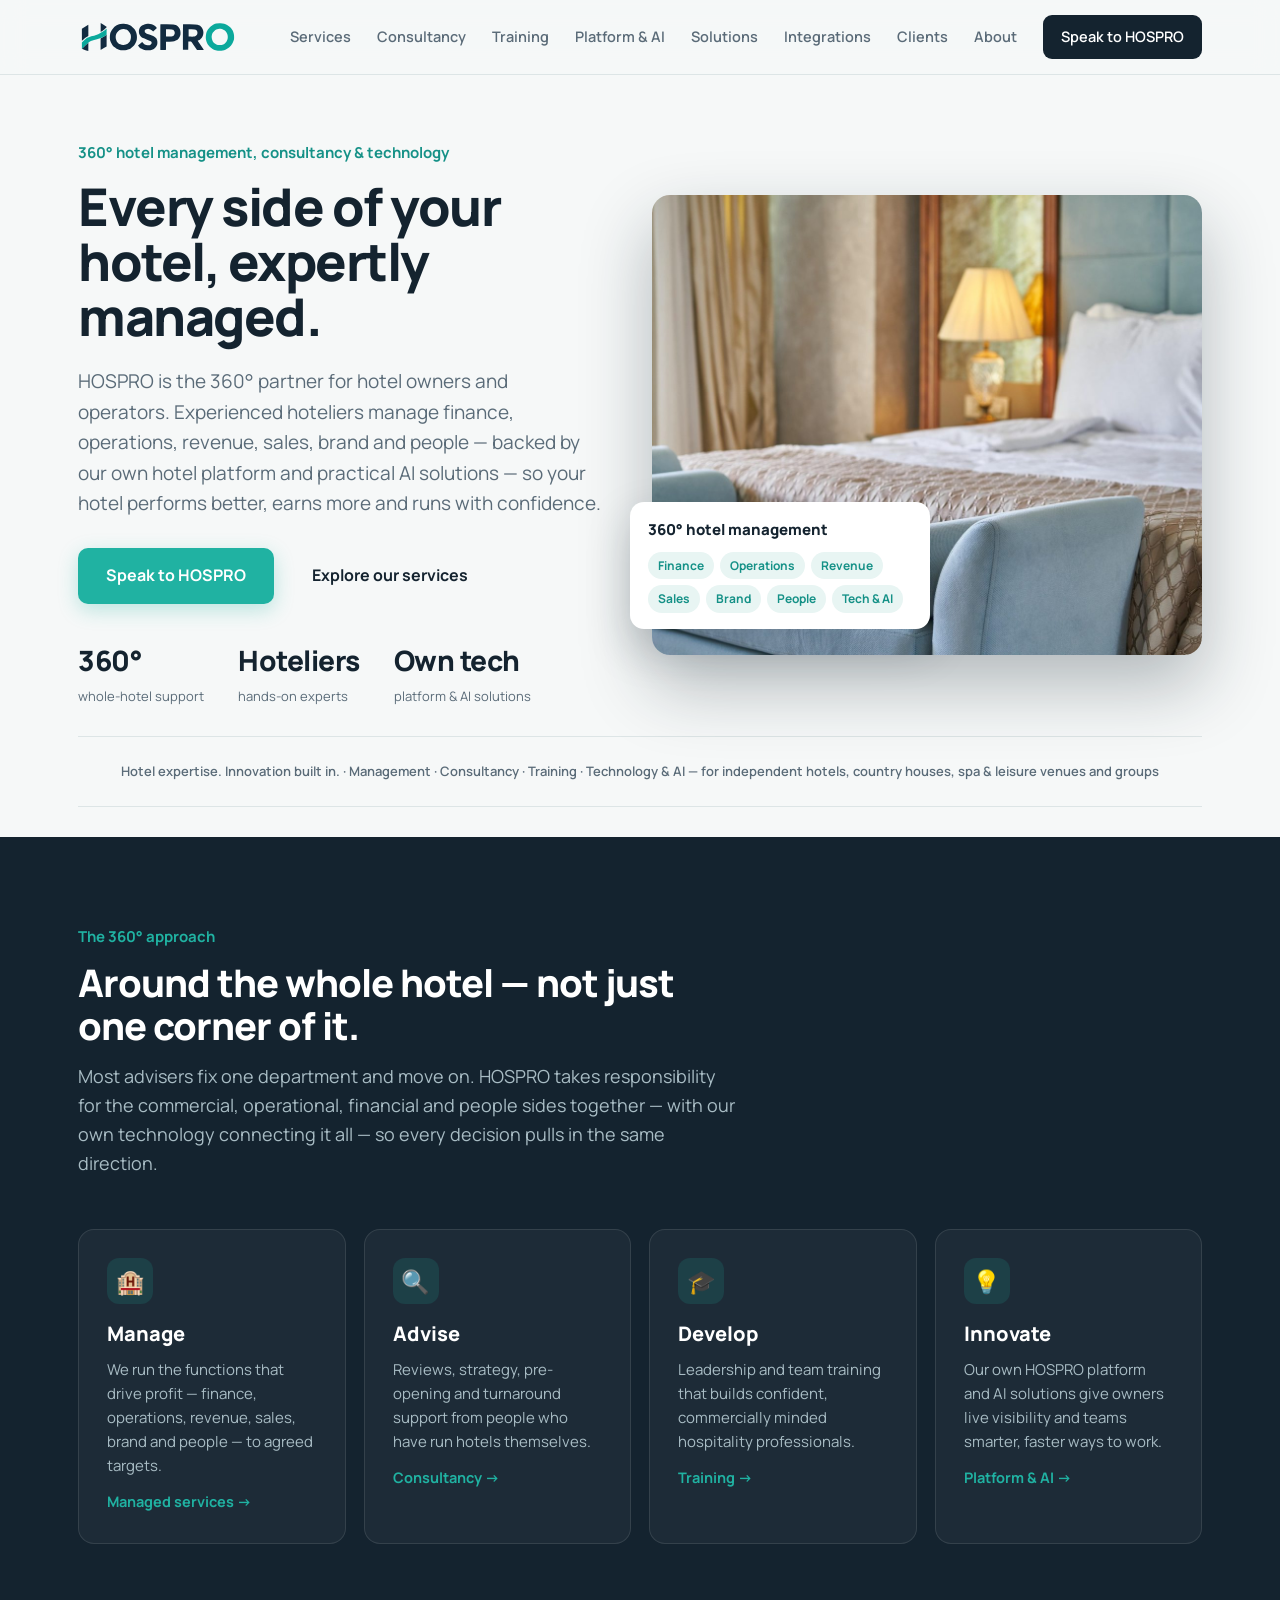
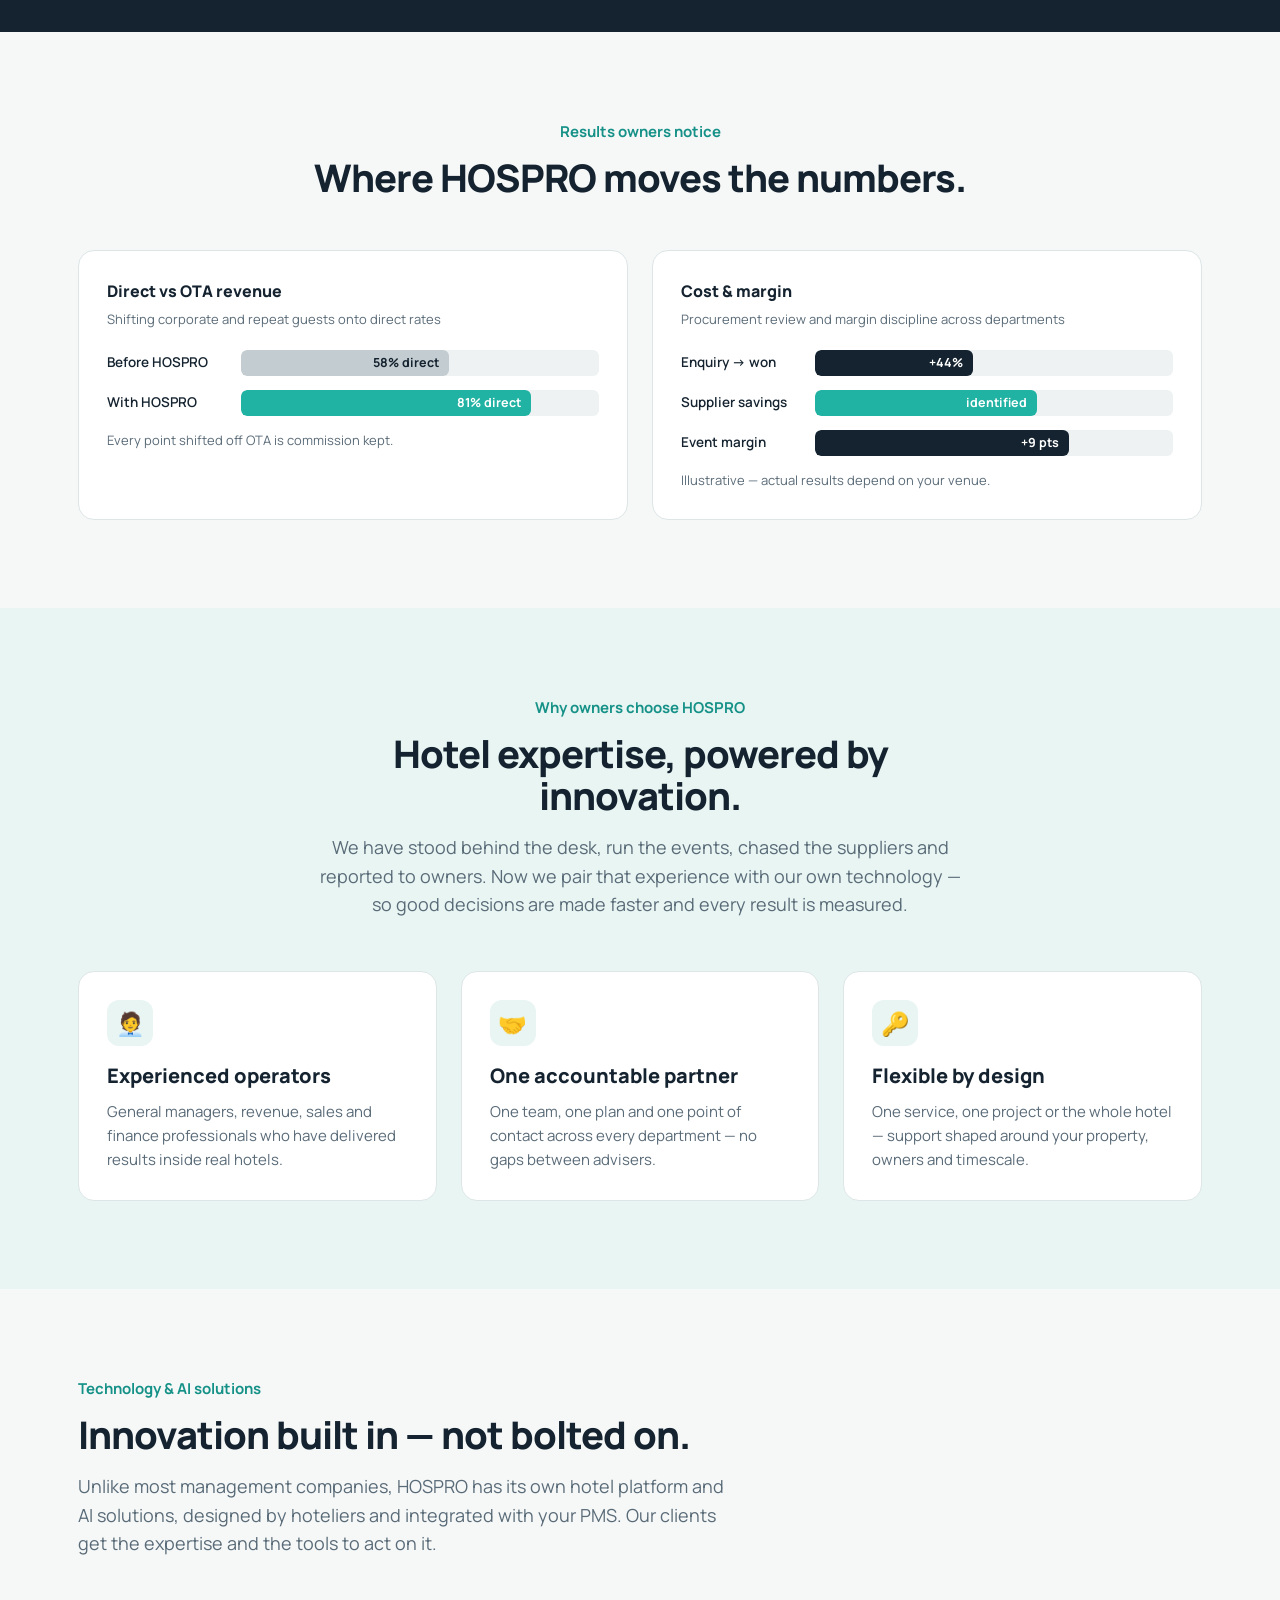
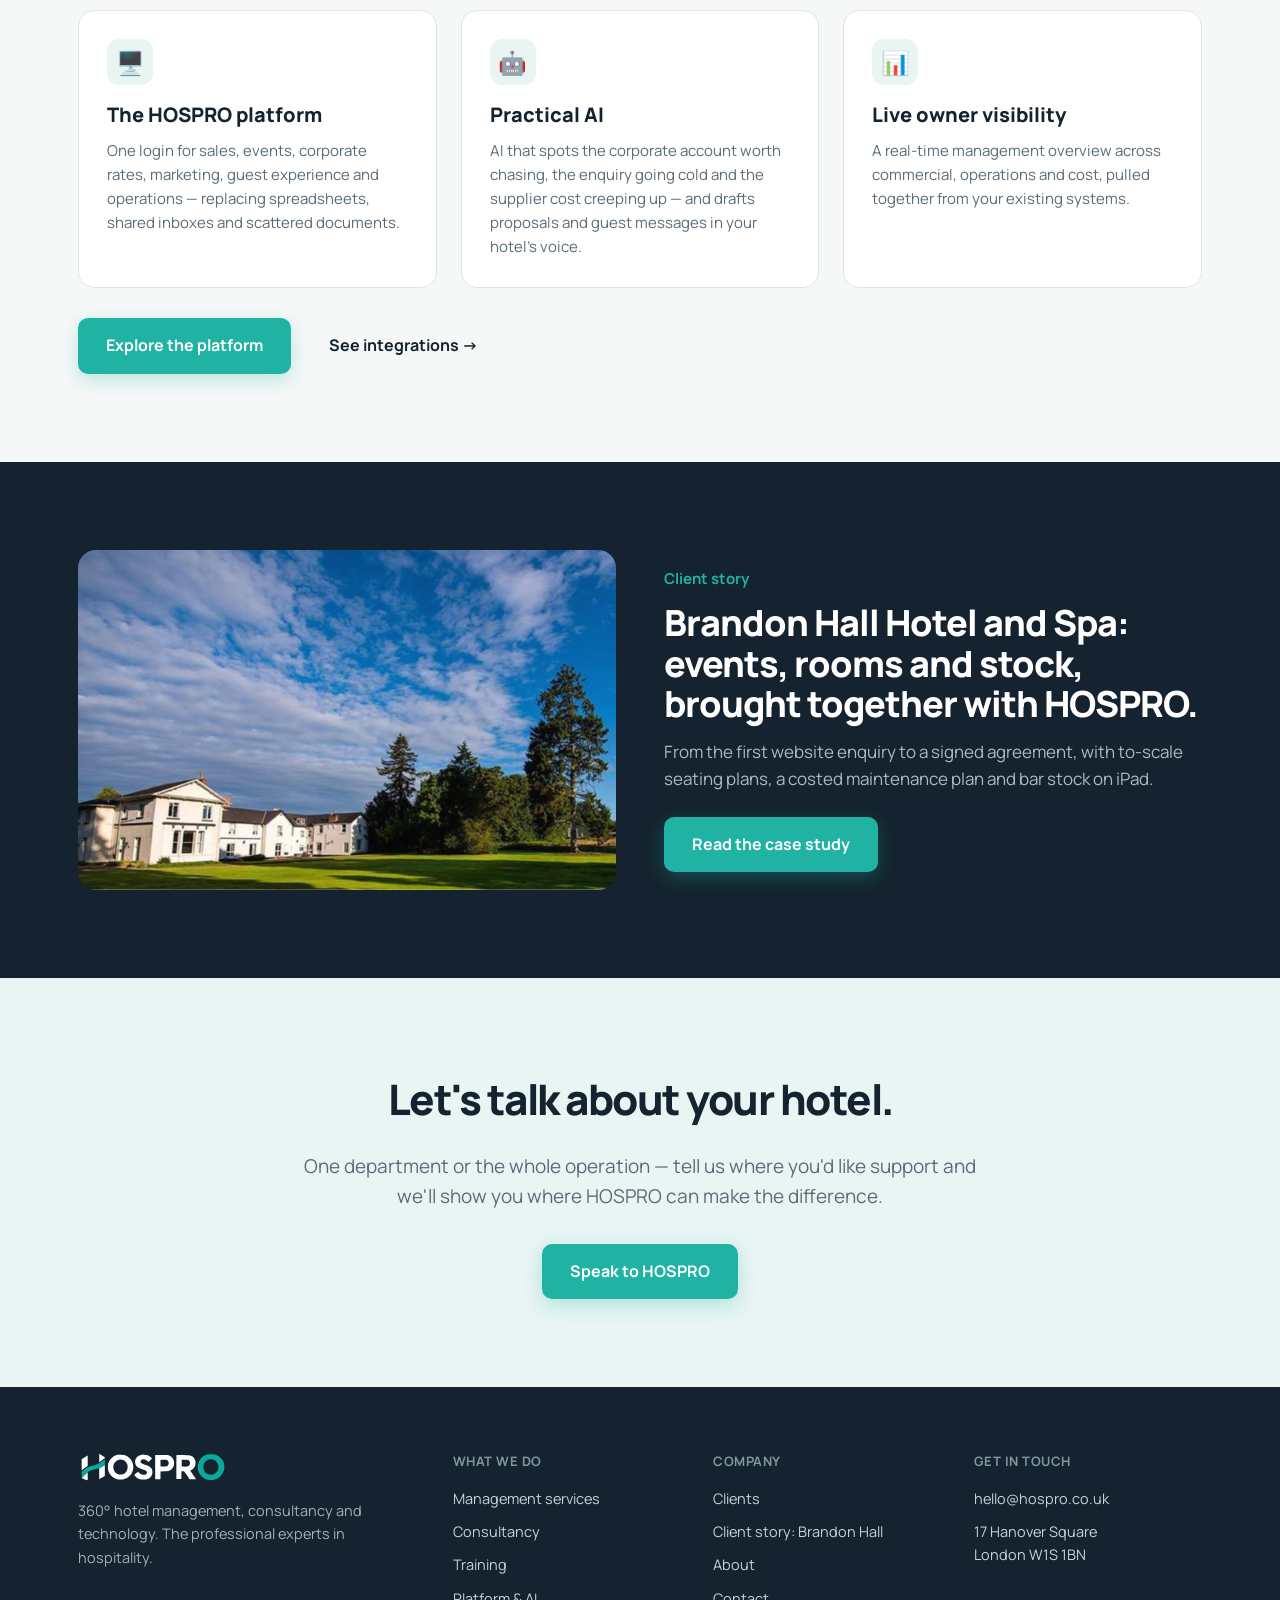
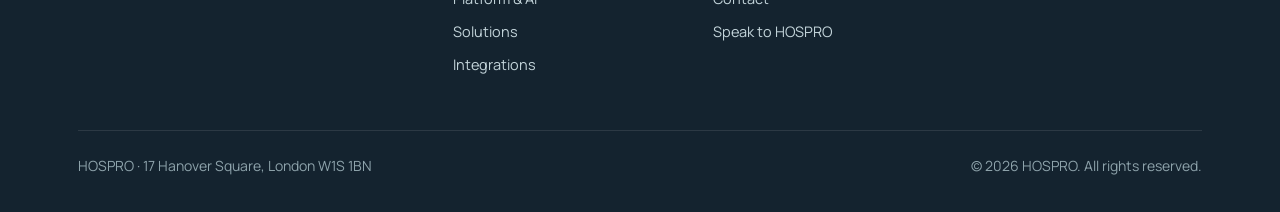
<file: index.html>
<!DOCTYPE html>
<html lang="en-GB">
<head>
<meta charset="UTF-8"><meta name="viewport" content="width=device-width, initial-scale=1.0">
<title>HOSPRO — 360° Hotel Management, Consultancy &amp; Technology</title>
<meta name="description" content="HOSPRO is a 360° hotel management and consultancy partner with its own hotel platform and AI solutions. Experienced hoteliers and innovative technology, working together to help owners run better, more profitable hotels.">
<meta property="og:title" content="HOSPRO — 360° Hotel Management, Consultancy &amp; Technology">
<meta property="og:description" content="HOSPRO is a 360° hotel management and consultancy partner with its own hotel platform and AI solutions. Experienced hoteliers and innovative technology, working together to help owners run better, more profitable hotels.">
<meta property="og:site_name" content="HOSPRO">
<link rel="preconnect" href="https://fonts.googleapis.com"><link rel="preconnect" href="https://fonts.gstatic.com" crossorigin>
<link href="https://fonts.googleapis.com/css2?family=Manrope:wght@400;500;600;700;800&display=swap" rel="stylesheet">
<link rel="stylesheet" href="shared.css">
<style>
.hero{padding:66px 0 30px}
.hero-grid{display:grid;grid-template-columns:1fr 1.05fr;gap:50px;align-items:center}
.hero h1{font-size:52px;font-weight:800;line-height:1.06;letter-spacing:-1.5px;color:var(--navy)}
.hero .lead{font-size:19px;color:var(--slate);margin:22px 0 30px;max-width:31em}
.hero-cta{display:flex;gap:14px;flex-wrap:wrap;align-items:center}
.hero-proof{margin-top:34px;display:flex;gap:34px;flex-wrap:wrap}
.proof b{display:block;font-size:28px;font-weight:800;color:var(--navy);letter-spacing:-.5px}
.proof span{font-size:13px;color:var(--slate)}
.shot{background:linear-gradient(160deg,var(--navy),var(--navy-2));border-radius:18px;padding:14px;box-shadow:0 30px 70px rgba(20,35,47,.35)}
.shot-bar{display:flex;gap:6px;padding:8px 6px 12px}
.shot-bar i{width:10px;height:10px;border-radius:50%;background:rgba(255,255,255,.25)}
.shot-inner{background:var(--paper);border-radius:11px;padding:18px;min-height:330px}
.shot-h{display:flex;justify-content:space-between;align-items:center;margin-bottom:14px}
.shot-h .t{font-weight:800;font-size:16px;color:var(--navy)}.shot-h .t b{color:var(--teal)}
.shot-h .pill{font-size:10px;font-weight:700;background:var(--wash);color:var(--teal-dk);padding:4px 10px;border-radius:20px}
.shot-cards{display:grid;grid-template-columns:repeat(3,1fr);gap:8px;margin-bottom:12px}
.shot-card{background:#fff;border:1px solid var(--line);border-radius:9px;padding:10px}
.shot-card .v{font-size:17px;font-weight:800;color:var(--navy)}.shot-card .k{font-size:9px;color:var(--slate)}
.shot-rows .r{display:flex;align-items:center;gap:8px;padding:6px 0;border-bottom:1px solid var(--line);font-size:11px}
.dot{width:8px;height:8px;border-radius:50%;flex-shrink:0}
.dot.g{background:#3fae6f}.dot.a{background:#e0a53a}.dot.r{background:#d05a5a}
.shot-rows .r .nm{font-weight:700;color:var(--navy);flex:1}.shot-rows .r .vv{font-weight:700;color:var(--navy)}
.strip{padding:24px 0;border-top:1px solid var(--line);border-bottom:1px solid var(--line);margin-top:28px}
.strip p{text-align:center;font-size:13px;color:var(--slate);font-weight:600}
.pillars{display:grid;grid-template-columns:repeat(4,1fr);gap:18px}
.hero-media{position:relative}
.hero-media img{border-radius:18px;box-shadow:0 30px 70px rgba(20,35,47,.3);width:100%;height:460px;object-fit:cover}
.hero-badge{position:absolute;left:-22px;bottom:26px;background:#fff;border-radius:14px;padding:16px 18px;box-shadow:0 18px 44px rgba(20,35,47,.22);max-width:300px}
.hb-t{font-weight:800;color:var(--navy);font-size:15px;margin-bottom:10px}
.hb-l{display:flex;flex-wrap:wrap;gap:6px}
.hb-l span{font-size:12px;font-weight:700;background:var(--wash);color:var(--teal-dk);padding:4px 10px;border-radius:20px}
@media(max-width:1100px){.pillars{grid-template-columns:repeat(2,1fr)}}
@media(max-width:920px){.hero{padding-top:36px}.hero-grid{grid-template-columns:1fr;gap:36px}.pillars{grid-template-columns:1fr}.hero-media img{height:300px}.hero-badge{position:static;margin-top:-40px;margin-left:14px;margin-right:14px;max-width:none;position:relative}.hero-proof{gap:22px}.proof b{font-size:22px}.cs-h2{font-size:27px!important}.cs-tease img{height:240px!important}}
</style>
</head>
<body>
<header><div class="wrap"><nav>
  <a href="index.html" class="logo"><img src="logo-full.svg" alt="HOSPRO"></a>
  <button class="menu-toggle" onclick="document.getElementById('navlinks').classList.toggle('open')">☰</button>
  <div class="nav-links" id="navlinks"><a href="services.html">Services</a><a href="consultancy.html">Consultancy</a><a href="training.html">Training</a><a href="platform.html">Platform &amp; AI</a><a href="solutions.html">Solutions</a><a href="integrations.html">Integrations</a><a href="customers.html">Clients</a><a href="about.html">About</a><a href="contact.html" class="nav-cta">Speak to HOSPRO</a></div>
</nav></div></header>

<section class="hero"><div class="wrap hero-grid">
  <div>
    <div style="color:var(--teal-dk);font-weight:700;font-size:15px;margin-bottom:14px">360° hotel management, consultancy &amp; technology</div>
    <h1>Every side of your hotel, expertly managed.</h1>
    <p class="lead">HOSPRO is the 360° partner for hotel owners and operators. Experienced hoteliers manage finance, operations, revenue, sales, brand and people — backed by our own hotel platform and practical AI solutions — so your hotel performs better, earns more and runs with confidence.</p>
    <div class="hero-cta"><a href="contact.html" class="btn-primary">Speak to HOSPRO</a><a href="services.html" class="btn-ghost">Explore our services</a></div>
    <div class="hero-proof"><div class="proof"><b>360°</b><span>whole-hotel support</span></div><div class="proof"><b>Hoteliers</b><span>hands-on experts</span></div><div class="proof"><b>Own tech</b><span>platform &amp; AI solutions</span></div></div>
  </div>
  <div class="hero-media"><img src="hotel-suite.jpg" alt="Luxury hotel suite">
    <div class="hero-badge"><div class="hb-t">360° hotel management</div><div class="hb-l"><span>Finance</span><span>Operations</span><span>Revenue</span><span>Sales</span><span>Brand</span><span>People</span><span>Tech &amp; AI</span></div></div>
  </div>
</div>
<div class="wrap"><div class="strip"><p>Hotel expertise. Innovation built in. · Management · Consultancy · Training · Technology &amp; AI — for independent hotels, country houses, spa &amp; leisure venues and groups</p></div></div>
</section>

<section class="band"><div class="wrap">
  <div class="sec-head"><div class="eyebrow">The 360° approach</div><h2>Around the whole hotel — not just one corner of it.</h2><p>Most advisers fix one department and move on. HOSPRO takes responsibility for the commercial, operational, financial and people sides together — with our own technology connecting it all — so every decision pulls in the same direction.</p></div>
  <div class="pillars">
    <a href="services.html" class="card" style="background:rgba(255,255,255,.04);border-color:rgba(255,255,255,.1)"><div class="ic" style="background:rgba(32,178,162,.15)">🏨</div><h3 style="color:#fff">Manage</h3><p style="color:#a8bcc4">We run the functions that drive profit — finance, operations, revenue, sales, brand and people — to agreed targets.</p><span style="display:inline-block;margin-top:12px;color:var(--teal);font-weight:700;font-size:14.5px">Managed services →</span></a>
    <a href="consultancy.html" class="card" style="background:rgba(255,255,255,.04);border-color:rgba(255,255,255,.1)"><div class="ic" style="background:rgba(32,178,162,.15)">🔍</div><h3 style="color:#fff">Advise</h3><p style="color:#a8bcc4">Reviews, strategy, pre-opening and turnaround support from people who have run hotels themselves.</p><span style="display:inline-block;margin-top:12px;color:var(--teal);font-weight:700;font-size:14.5px">Consultancy →</span></a>
    <a href="training.html" class="card" style="background:rgba(255,255,255,.04);border-color:rgba(255,255,255,.1)"><div class="ic" style="background:rgba(32,178,162,.15)">🎓</div><h3 style="color:#fff">Develop</h3><p style="color:#a8bcc4">Leadership and team training that builds confident, commercially minded hospitality professionals.</p><span style="display:inline-block;margin-top:12px;color:var(--teal);font-weight:700;font-size:14.5px">Training →</span></a>
    <a href="platform.html" class="card" style="background:rgba(255,255,255,.04);border-color:rgba(255,255,255,.1)"><div class="ic" style="background:rgba(32,178,162,.15)">💡</div><h3 style="color:#fff">Innovate</h3><p style="color:#a8bcc4">Our own HOSPRO platform and AI solutions give owners live visibility and teams smarter, faster ways to work.</p><span style="display:inline-block;margin-top:12px;color:var(--teal);font-weight:700;font-size:14.5px">Platform &amp; AI →</span></a>
  </div>
</div></section>

<section><div class="wrap">
  <div class="sec-head center"><div class="eyebrow">Results owners notice</div><h2>Where HOSPRO moves the numbers.</h2></div>
  <div class="grid-2" style="align-items:stretch">
    <div class="chart"><h4>Direct vs OTA revenue</h4><p class="cap">Shifting corporate and repeat guests onto direct rates</p>
      <div class="bar-row"><div class="lbl">Before HOSPRO</div><div class="bar-track"><div class="bar-fill grey" style="width:58%">58% direct</div></div></div>
      <div class="bar-row"><div class="lbl">With HOSPRO</div><div class="bar-track"><div class="bar-fill teal" style="width:81%">81% direct</div></div></div>
      <p class="cap" style="margin:14px 0 0">Every point shifted off OTA is commission kept.</p>
    </div>
    <div class="chart"><h4>Cost &amp; margin</h4><p class="cap">Procurement review and margin discipline across departments</p>
      <div class="bar-row"><div class="lbl">Enquiry → won</div><div class="bar-track"><div class="bar-fill navy" style="width:44%">+44%</div></div></div>
      <div class="bar-row"><div class="lbl">Supplier savings</div><div class="bar-track"><div class="bar-fill teal" style="width:62%">identified</div></div></div>
      <div class="bar-row"><div class="lbl">Event margin</div><div class="bar-track"><div class="bar-fill navy" style="width:71%">+9 pts</div></div></div>
      <p class="cap" style="margin:14px 0 0">Illustrative — actual results depend on your venue.</p>
    </div>
  </div>
</div></section>

<section class="wash"><div class="wrap">
  <div class="sec-head center"><div class="eyebrow">Why owners choose HOSPRO</div><h2>Hotel expertise, powered by innovation.</h2><p>We have stood behind the desk, run the events, chased the suppliers and reported to owners. Now we pair that experience with our own technology — so good decisions are made faster and every result is measured.</p></div>
  <div class="grid-3">
    <div class="card"><div class="ic">🧑‍💼</div><h3>Experienced operators</h3><p>General managers, revenue, sales and finance professionals who have delivered results inside real hotels.</p></div>
    <div class="card"><div class="ic">🤝</div><h3>One accountable partner</h3><p>One team, one plan and one point of contact across every department — no gaps between advisers.</p></div>
    <div class="card"><div class="ic">🔑</div><h3>Flexible by design</h3><p>One service, one project or the whole hotel — support shaped around your property, owners and timescale.</p></div>
  </div>
</div></section>

<section><div class="wrap">
  <div class="sec-head"><div class="eyebrow">Technology &amp; AI solutions</div><h2>Innovation built in — not bolted on.</h2><p>Unlike most management companies, HOSPRO has its own hotel platform and AI solutions, designed by hoteliers and integrated with your PMS. Our clients get the expertise and the tools to act on it.</p></div>
  <div class="grid-3">
    <div class="card"><div class="ic">🖥️</div><h3>The HOSPRO platform</h3><p>One login for sales, events, corporate rates, marketing, guest experience and operations — replacing spreadsheets, shared inboxes and scattered documents.</p></div>
    <div class="card"><div class="ic">🤖</div><h3>Practical AI</h3><p>AI that spots the corporate account worth chasing, the enquiry going cold and the supplier cost creeping up — and drafts proposals and guest messages in your hotel's voice.</p></div>
    <div class="card"><div class="ic">📊</div><h3>Live owner visibility</h3><p>A real-time management overview across commercial, operations and cost, pulled together from your existing systems.</p></div>
  </div>
  <div style="margin-top:30px;display:flex;gap:14px;flex-wrap:wrap"><a href="platform.html" class="btn-primary">Explore the platform</a><a href="integrations.html" class="btn-ghost">See integrations →</a></div>
</div></section>

<style>@media(max-width:920px){.cs-tease{grid-template-columns:1fr!important}}</style><section class="band"><div class="wrap cs-tease" style="display:grid;grid-template-columns:1fr 1fr;gap:48px;align-items:center">
  <img src="cs-brandon-exterior.jpg" alt="Brandon Hall Hotel and Spa" loading="lazy" style="border-radius:18px;width:100%;height:340px;object-fit:cover">
  <div><div class="eyebrow" style="color:var(--teal);font-weight:700;font-size:15px;margin-bottom:12px">Client story</div><h2 class="cs-h2" style="font-size:36px;font-weight:800;letter-spacing:-1px;line-height:1.12">Brandon Hall Hotel and Spa: events, rooms and stock, brought together with HOSPRO.</h2><p style="color:#a8bcc4;font-size:17px;margin-top:14px">From the first website enquiry to a signed agreement, with to-scale seating plans, a costed maintenance plan and bar stock on iPad.</p><a href="case-study-brandon-hall.html" class="btn-primary cs-teaser" style="margin-top:24px">Read the case study</a></div>
</div></section>

<section class="final"><div class="wrap"><h2>Let's talk about your hotel.</h2><p>One department or the whole operation — tell us where you'd like support and we'll show you where HOSPRO can make the difference.</p><a href="contact.html" class="btn-primary">Speak to HOSPRO</a></div></section>

<footer><div class="wrap">
  <div class="foot-grid">
    <div class="foot-brand"><img src="logo-white.svg" alt="HOSPRO"><p>360° hotel management, consultancy and technology. The professional experts in hospitality.</p></div>
    <div class="foot-col"><h5>What we do</h5><a href="services.html">Management services</a><a href="consultancy.html">Consultancy</a><a href="training.html">Training</a><a href="platform.html">Platform &amp; AI</a><a href="solutions.html">Solutions</a><a href="integrations.html">Integrations</a></div>
    <div class="foot-col"><h5>Company</h5><a href="customers.html">Clients</a><a href="case-study-brandon-hall.html">Client story: Brandon Hall</a><a href="about.html">About</a><a href="contact.html">Contact</a><a href="contact.html">Speak to HOSPRO</a></div>
    <div class="foot-col"><h5>Get in touch</h5><a href="mailto:hello@hospro.co.uk">hello@hospro.co.uk</a><a href="#">17 Hanover Square<br>London W1S 1BN</a></div>
  </div>
  <div class="foot-bottom"><div>HOSPRO · 17 Hanover Square, London W1S 1BN</div><div>© 2026 HOSPRO. All rights reserved.</div></div>
</div></footer>
</body></html>
</file>
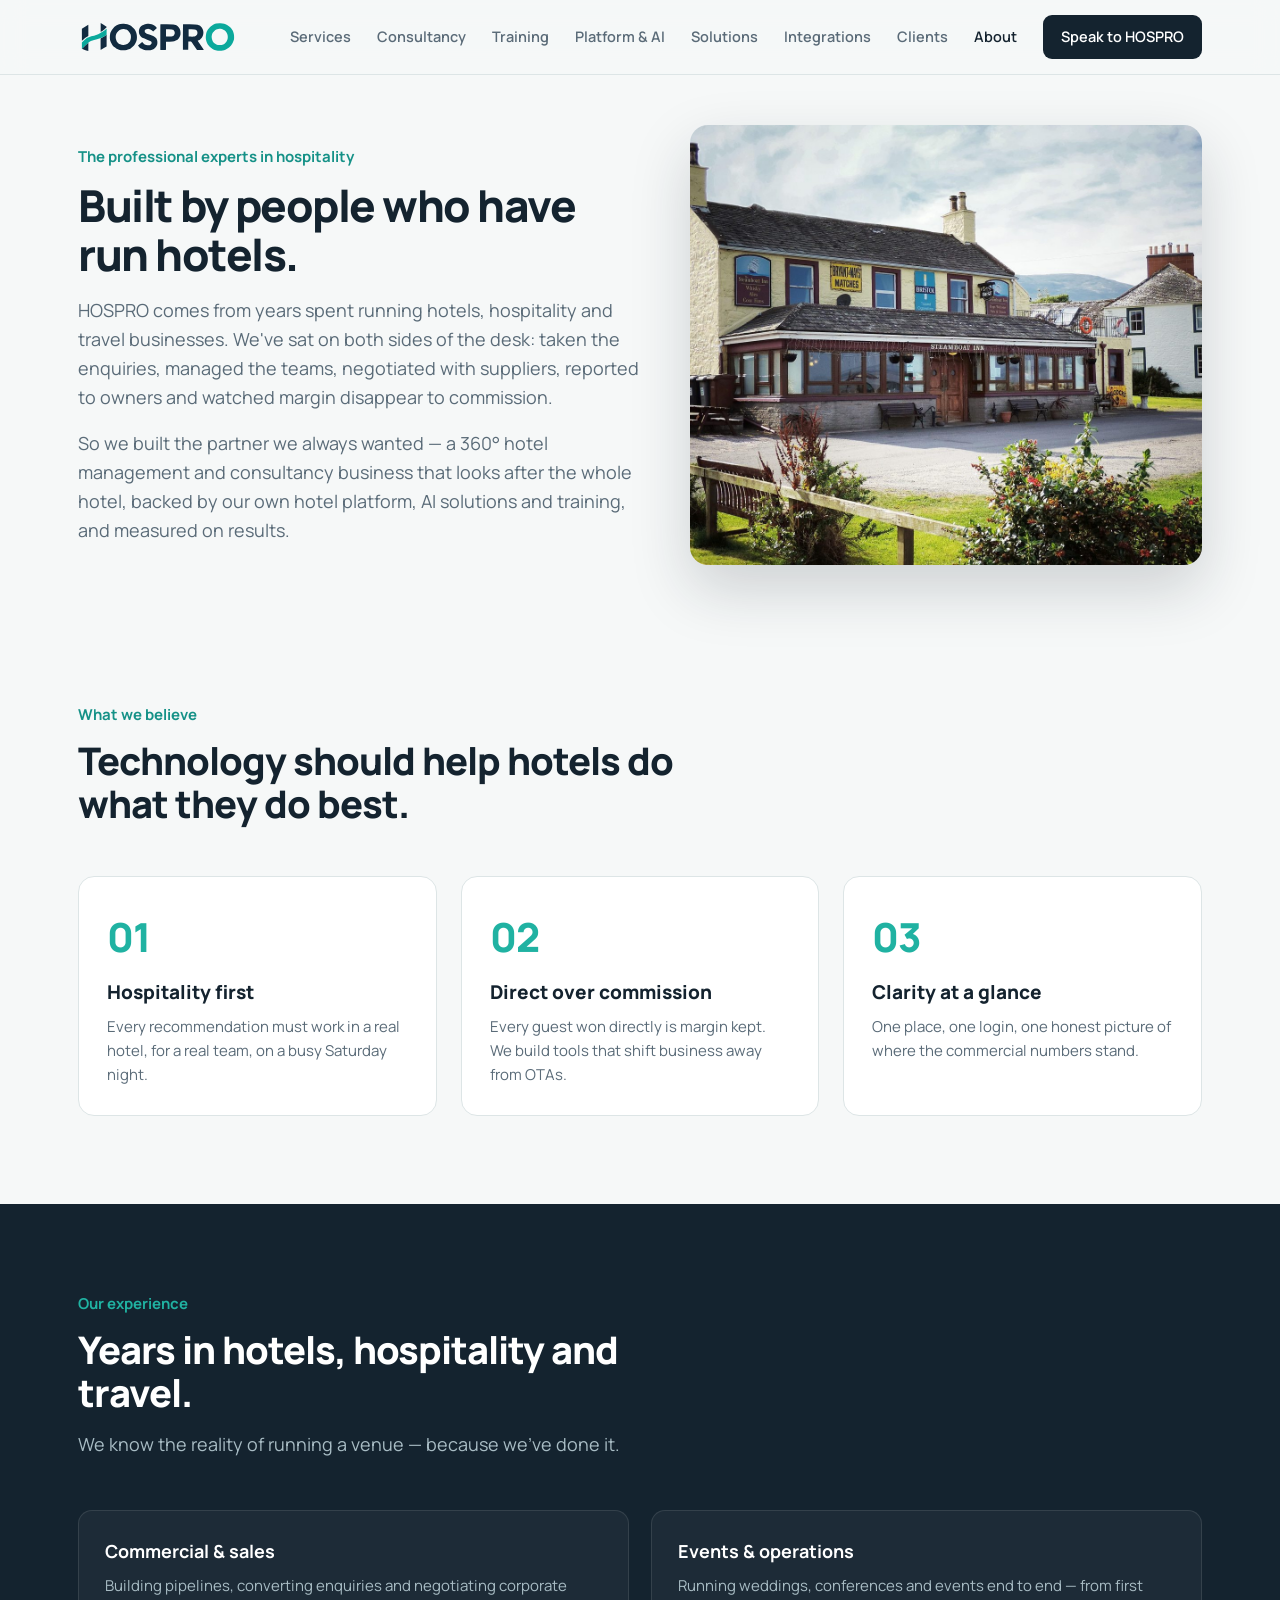
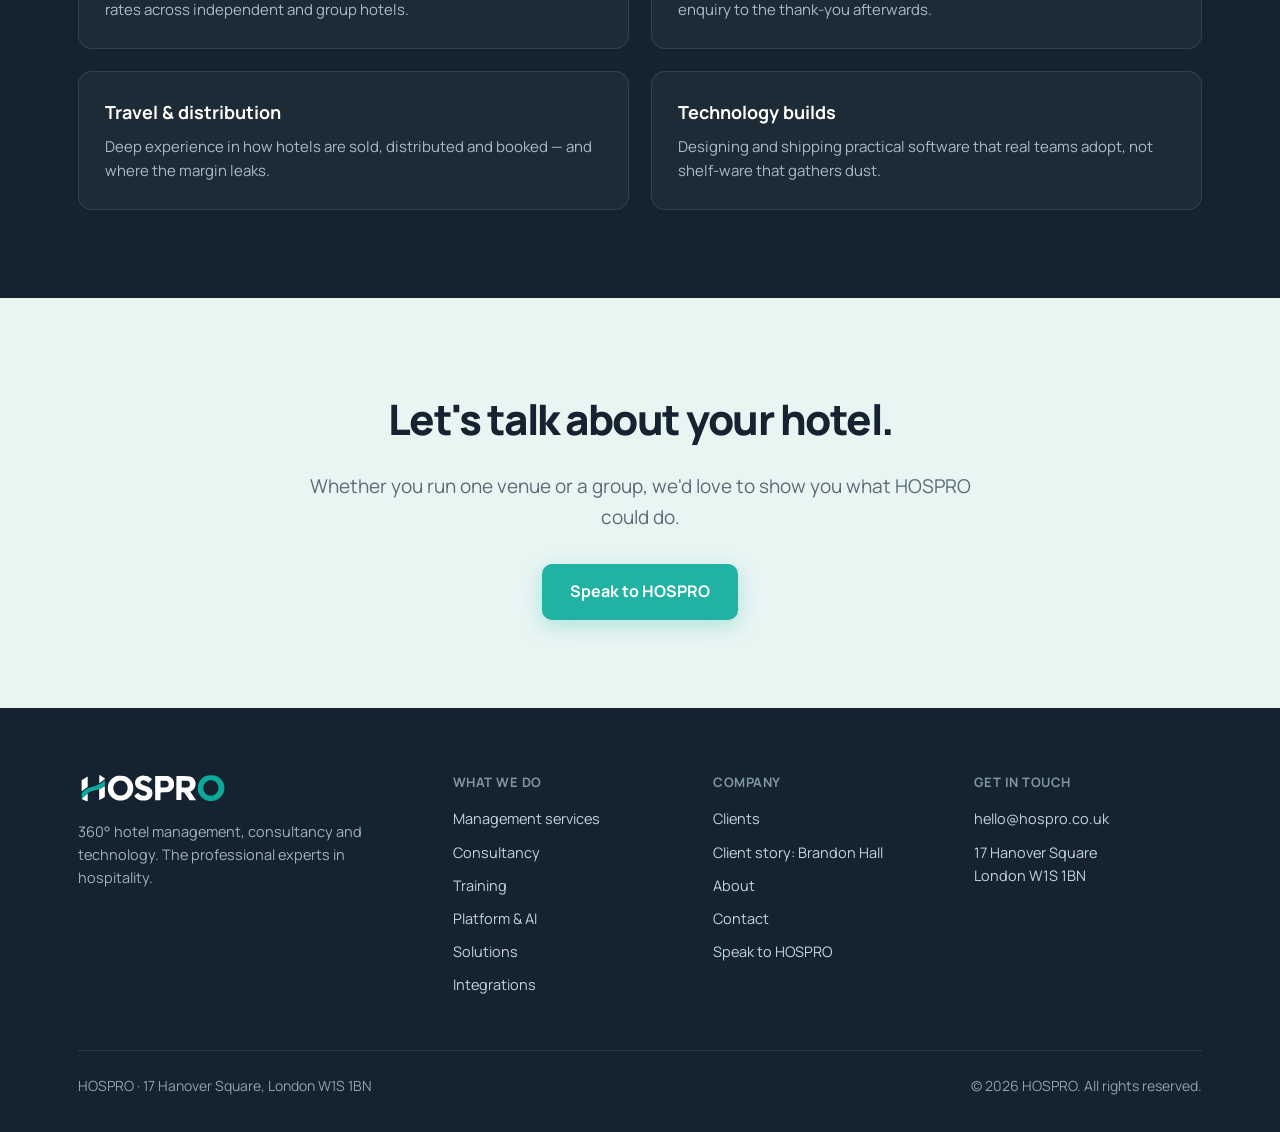
<file: about.html>
<!DOCTYPE html>
<html lang="en-GB">
<head>
<meta charset="UTF-8"><meta name="viewport" content="width=device-width, initial-scale=1.0">
<title>About HOSPRO — Hoteliers Helping Hoteliers</title>
<meta name="description" content="HOSPRO is a 360° hotel management and consultancy business founded by hoteliers — combining hands-on operating experience with our own hotel platform and AI solutions.">
<meta property="og:title" content="About HOSPRO — Hoteliers Helping Hoteliers">
<meta property="og:description" content="HOSPRO is a 360° hotel management and consultancy business founded by hoteliers — combining hands-on operating experience with our own hotel platform and AI solutions.">
<meta property="og:site_name" content="HOSPRO">
<link rel="preconnect" href="https://fonts.googleapis.com"><link rel="preconnect" href="https://fonts.gstatic.com" crossorigin>
<link href="https://fonts.googleapis.com/css2?family=Manrope:wght@400;500;600;700;800&display=swap" rel="stylesheet">
<link rel="stylesheet" href="shared.css">
<style>
.about-hero{display:grid;grid-template-columns:1.1fr 1fr;gap:48px;align-items:center;padding:50px 0}
.about-hero img{border-radius:18px;box-shadow:0 24px 60px rgba(20,35,47,.18);width:100%;height:440px;object-fit:cover}
.about-hero h1{font-size:44px;font-weight:800;letter-spacing:-1.5px;line-height:1.1;color:var(--navy)}
.about-hero p{font-size:18px;color:var(--slate);margin-top:18px}
.vals{display:grid;grid-template-columns:repeat(3,1fr);gap:24px}
.val{background:#fff;border:1px solid var(--line);border-radius:16px;padding:28px}
.val .n{font-family:'Manrope';font-size:40px;font-weight:800;color:var(--teal);letter-spacing:-1px}
.val h4{font-size:19px;font-weight:800;color:var(--navy);margin:8px 0}
.val p{color:var(--slate);font-size:15px}
.band{background:var(--navy);color:#fff}
.band .sec-head h2{color:#fff}.band .sec-head p{color:#a8bcc4}.band .eyebrow{color:var(--teal)}
.exp{display:grid;grid-template-columns:repeat(2,1fr);gap:22px}
.exp .e{background:rgba(255,255,255,.04);border:1px solid rgba(255,255,255,.1);border-radius:14px;padding:26px}
.exp .e h4{font-size:18px;margin-bottom:8px}.exp .e p{color:#a8bcc4;font-size:15px}
@media(max-width:920px){.about-hero{grid-template-columns:1fr;gap:30px}.vals,.exp{grid-template-columns:1fr}}
</style>
</head>
<body>
<header><div class="wrap"><nav>
  <a href="index.html" class="logo"><img src="logo-full.svg" alt="HOSPRO"></a>
  <button class="menu-toggle" onclick="document.getElementById('navlinks').classList.toggle('open')">☰</button>
  <div class="nav-links" id="navlinks"><a href="services.html">Services</a><a href="consultancy.html">Consultancy</a><a href="training.html">Training</a><a href="platform.html">Platform &amp; AI</a><a href="solutions.html">Solutions</a><a href="integrations.html">Integrations</a><a href="customers.html">Clients</a><a href="about.html" class="on">About</a><a href="contact.html" class="nav-cta">Speak to HOSPRO</a></div>
</nav></div></header>

<div class="wrap"><div class="about-hero">
  <div><div class="eyebrow" style="color:var(--teal-dk);font-weight:700;font-size:15px;margin-bottom:12px">The professional experts in hospitality</div><h1>Built by people who have run hotels.</h1><p>HOSPRO comes from years spent running hotels, hospitality and travel businesses. We've sat on both sides of the desk: taken the enquiries, managed the teams, negotiated with suppliers, reported to owners and watched margin disappear to commission.</p><p>So we built the partner we always wanted — a 360° hotel management and consultancy business that looks after the whole hotel, backed by our own hotel platform, AI solutions and training, and measured on results.</p></div>
  <img src="hotel-exterior.jpg" alt="Hotel exterior" loading="lazy">
</div></div>

<section><div class="wrap">
  <div class="sec-head"><div class="eyebrow">What we believe</div><h2>Technology should help hotels do what they do best.</h2></div>
  <div class="vals">
    <div class="val"><div class="n">01</div><h4>Hospitality first</h4><p>Every recommendation must work in a real hotel, for a real team, on a busy Saturday night.</p></div>
    <div class="val"><div class="n">02</div><h4>Direct over commission</h4><p>Every guest won directly is margin kept. We build tools that shift business away from OTAs.</p></div>
    <div class="val"><div class="n">03</div><h4>Clarity at a glance</h4><p>One place, one login, one honest picture of where the commercial numbers stand.</p></div>
  </div>
</div></section>

<section class="band"><div class="wrap">
  <div class="sec-head"><div class="eyebrow">Our experience</div><h2>Years in hotels, hospitality and travel.</h2><p>We know the reality of running a venue — because we've done it.</p></div>
  <div class="exp">
    <div class="e"><h4>Commercial &amp; sales</h4><p>Building pipelines, converting enquiries and negotiating corporate rates across independent and group hotels.</p></div>
    <div class="e"><h4>Events &amp; operations</h4><p>Running weddings, conferences and events end to end — from first enquiry to the thank-you afterwards.</p></div>
    <div class="e"><h4>Travel &amp; distribution</h4><p>Deep experience in how hotels are sold, distributed and booked — and where the margin leaks.</p></div>
    <div class="e"><h4>Technology builds</h4><p>Designing and shipping practical software that real teams adopt, not shelf-ware that gathers dust.</p></div>
  </div>
</div></section>

<section class="final"><div class="wrap"><h2>Let's talk about your hotel.</h2><p>Whether you run one venue or a group, we'd love to show you what HOSPRO could do.</p><a href="contact.html" class="btn-primary">Speak to HOSPRO</a></div></section>

<footer><div class="wrap">
  <div class="foot-grid">
    <div class="foot-brand"><img src="logo-white.svg" alt="HOSPRO"><p>360° hotel management, consultancy and technology. The professional experts in hospitality.</p></div>
    <div class="foot-col"><h5>What we do</h5><a href="services.html">Management services</a><a href="consultancy.html">Consultancy</a><a href="training.html">Training</a><a href="platform.html">Platform &amp; AI</a><a href="solutions.html">Solutions</a><a href="integrations.html">Integrations</a></div>
    <div class="foot-col"><h5>Company</h5><a href="customers.html">Clients</a><a href="case-study-brandon-hall.html">Client story: Brandon Hall</a><a href="about.html">About</a><a href="contact.html">Contact</a><a href="contact.html">Speak to HOSPRO</a></div>
    <div class="foot-col"><h5>Get in touch</h5><a href="mailto:hello@hospro.co.uk">hello@hospro.co.uk</a><a href="#">17 Hanover Square<br>London W1S 1BN</a></div>
  </div>
  <div class="foot-bottom"><div>HOSPRO · 17 Hanover Square, London W1S 1BN</div><div>© 2026 HOSPRO. All rights reserved.</div></div>
</div></footer>
</body></html>
</file>
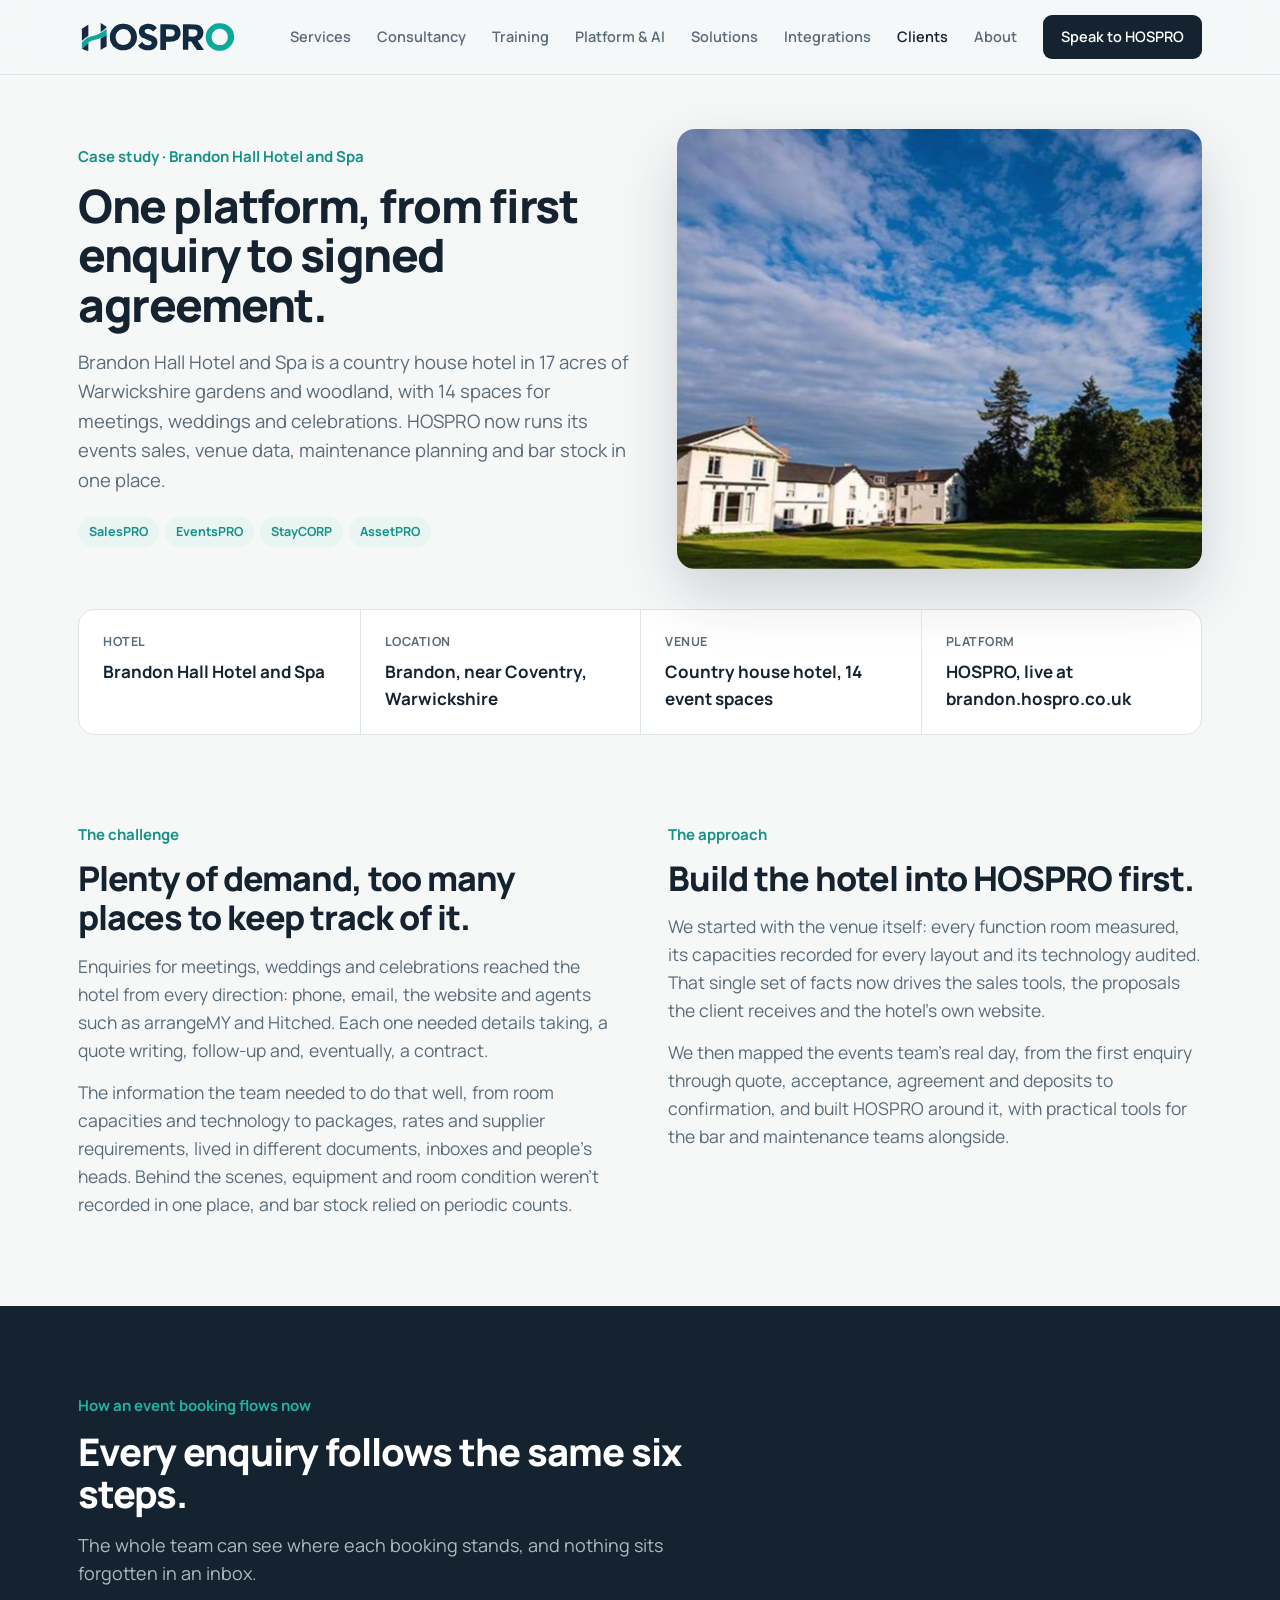
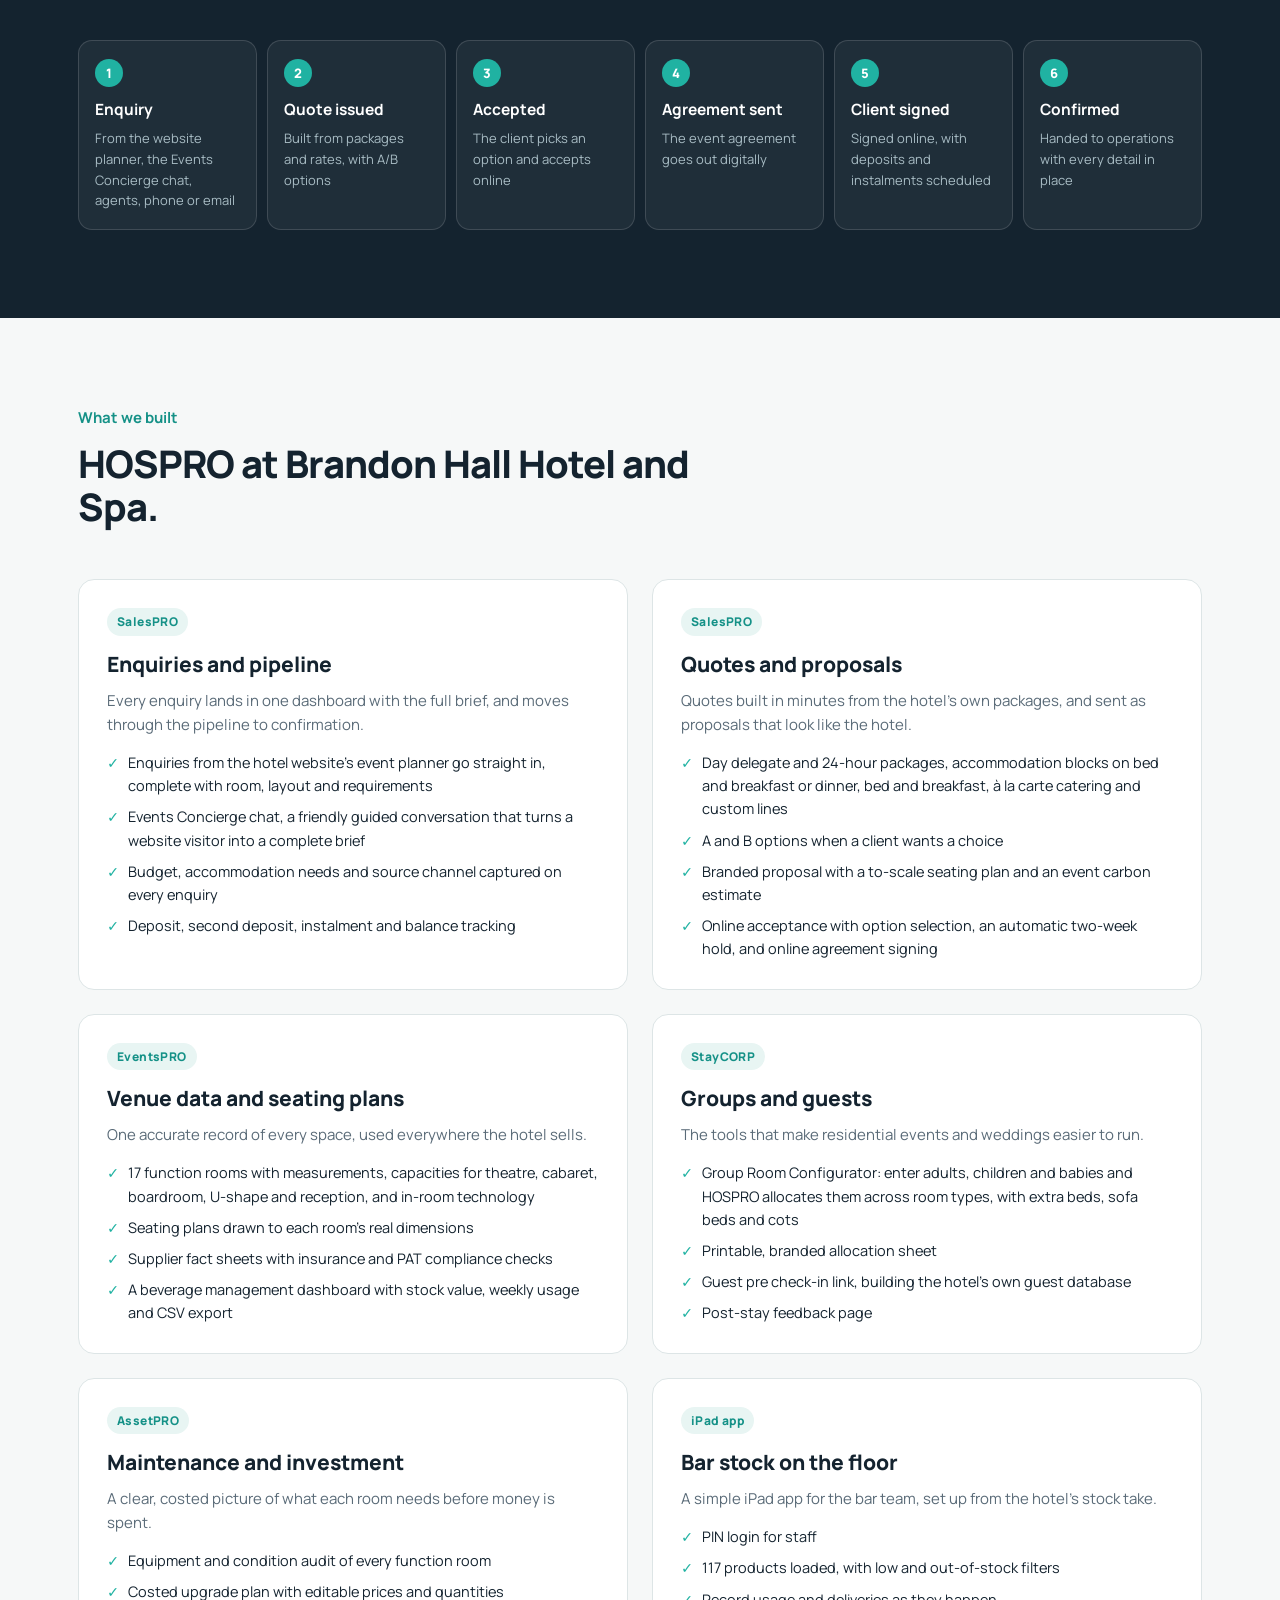
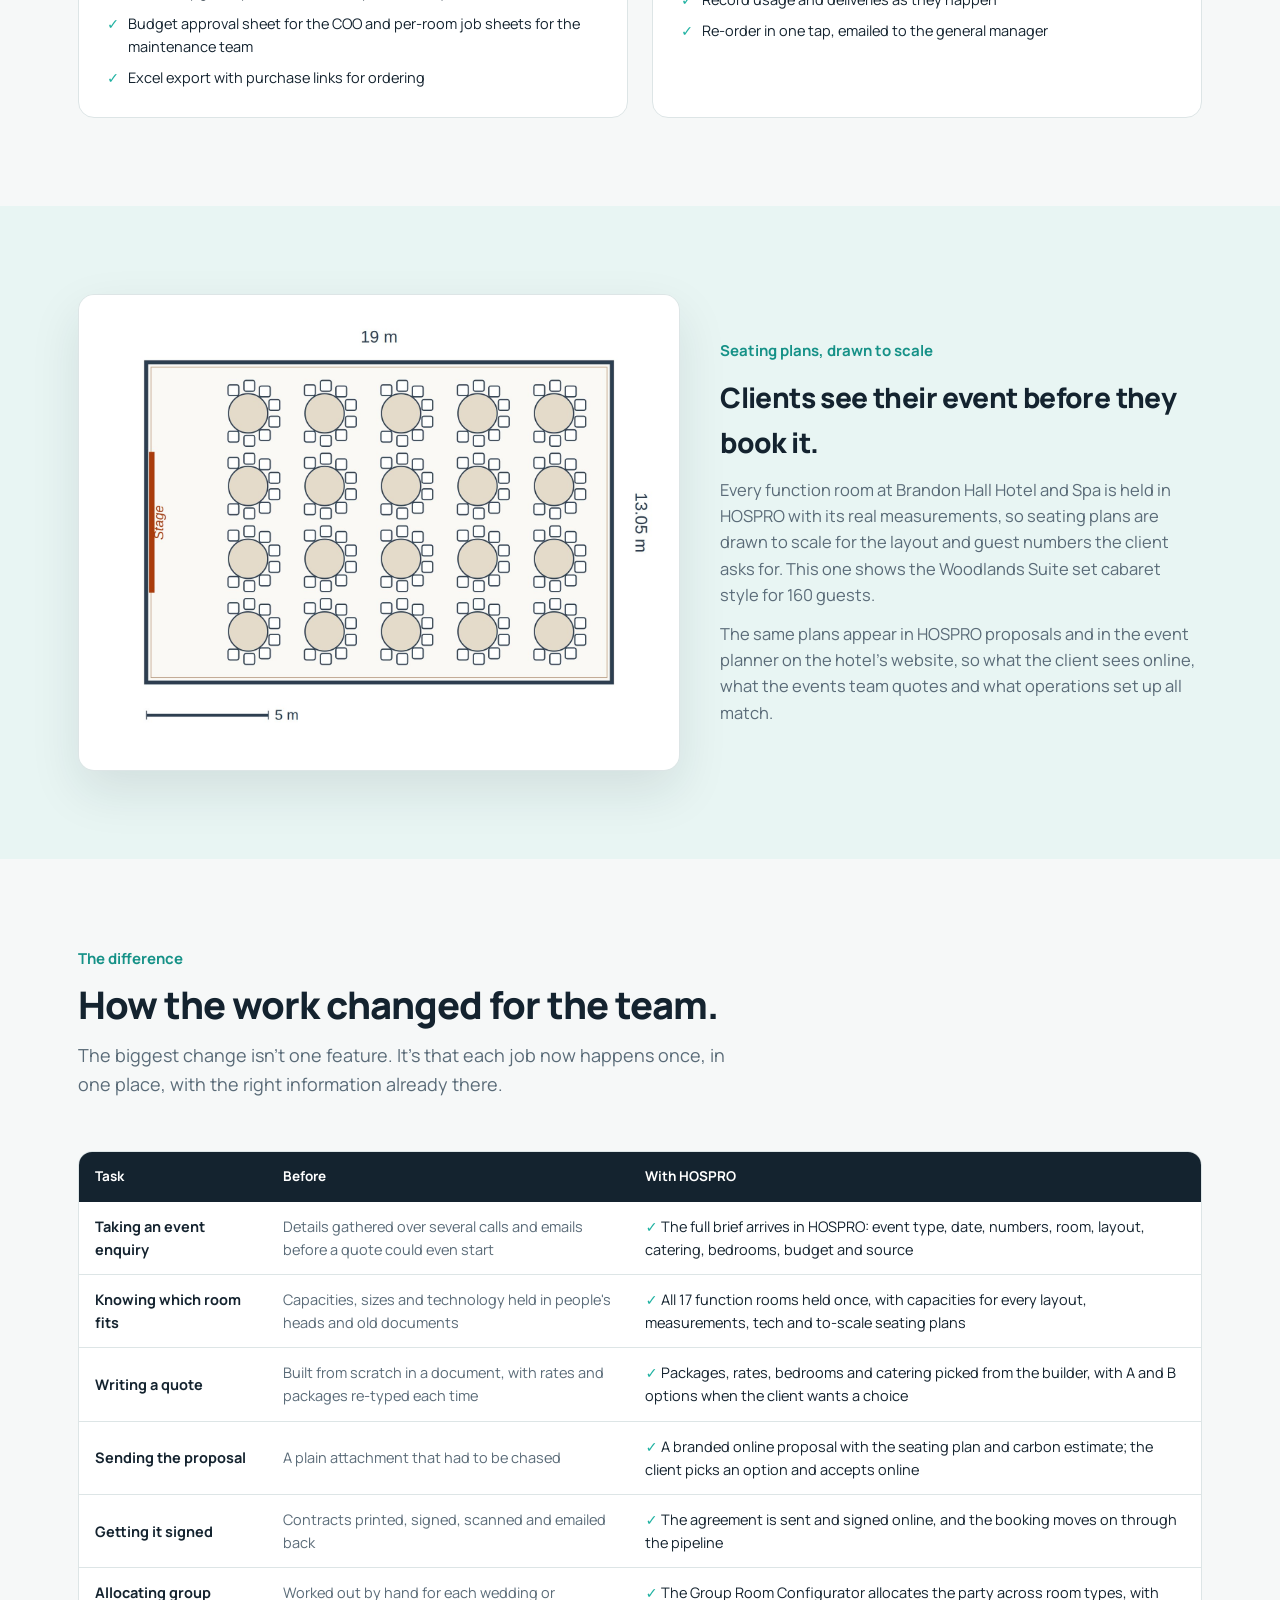
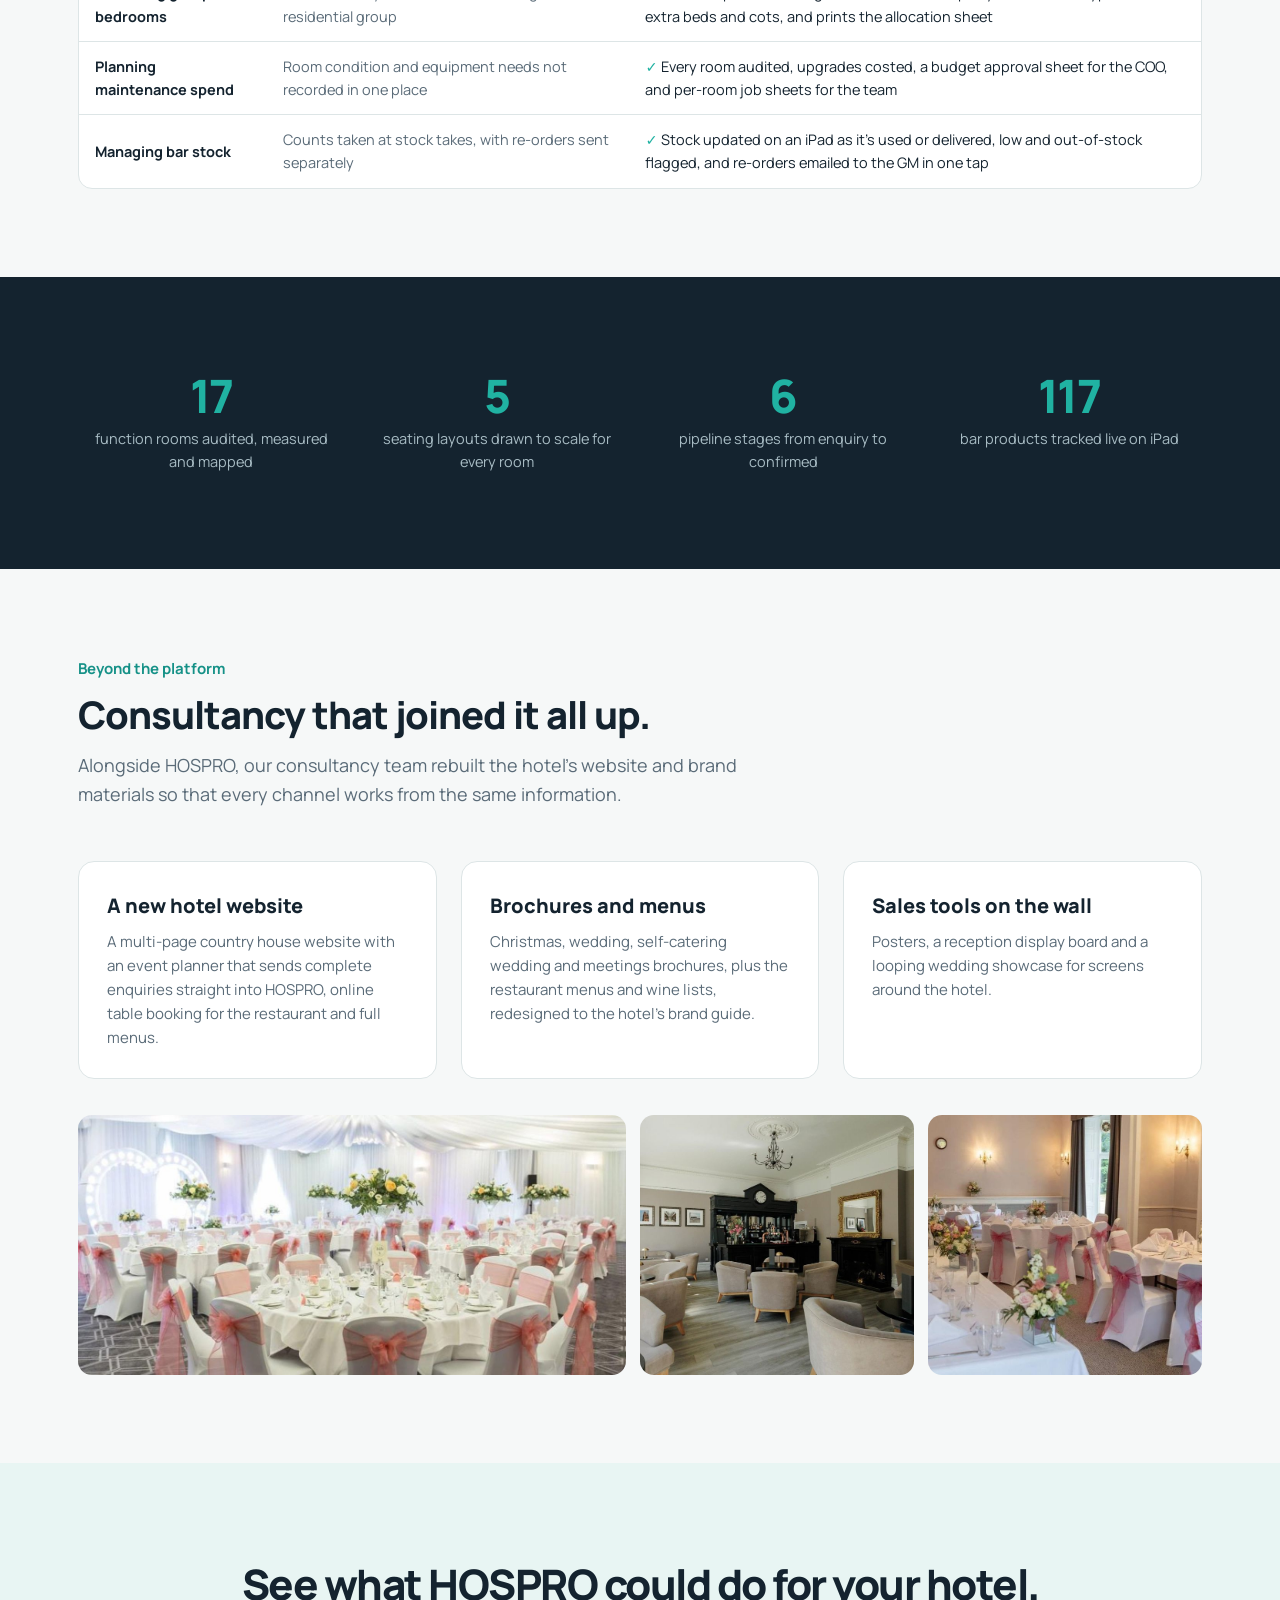
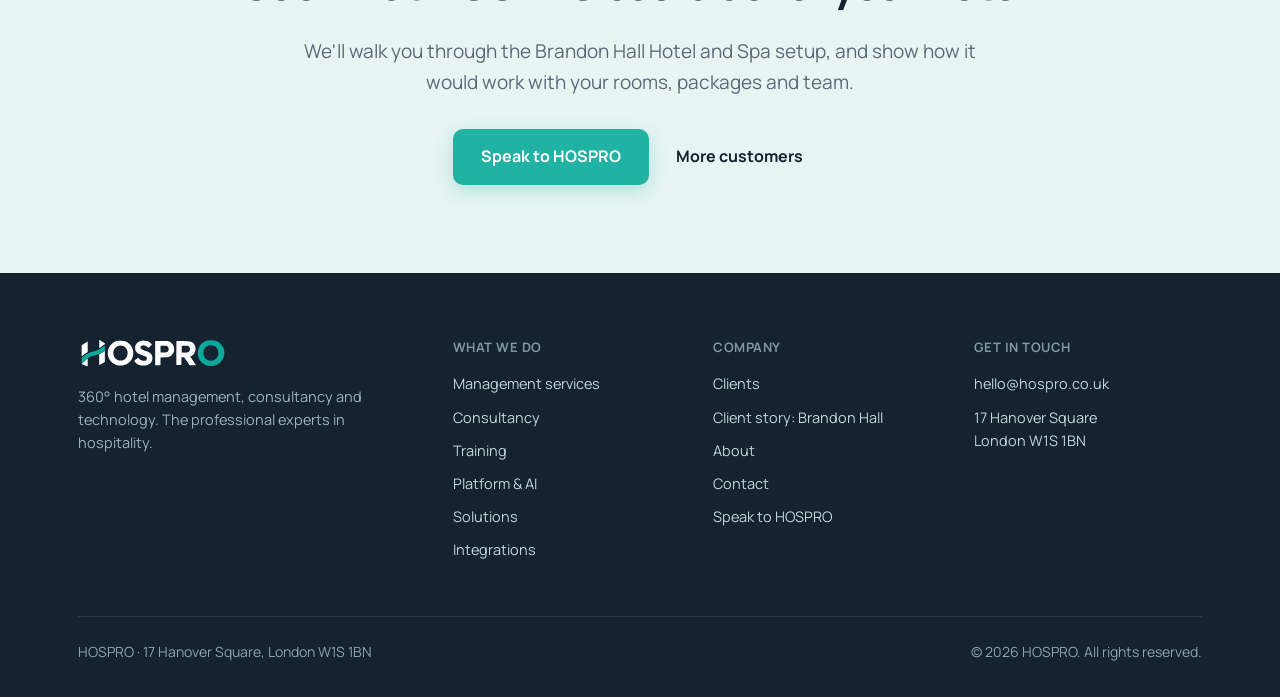
<file: case-study-brandon-hall.html>
<!DOCTYPE html>
<html lang="en-GB">
<head>
<meta charset="UTF-8"><meta name="viewport" content="width=device-width, initial-scale=1.0">
<title>Client Story: Brandon Hall Hotel and Spa — HOSPRO</title>
<meta name="description" content="How HOSPRO helped Brandon Hall Hotel and Spa, a Warwickshire country house hotel, bring events sales, venue information, maintenance planning and bar stock together in one place.">
<meta property="og:title" content="Client Story: Brandon Hall Hotel and Spa — HOSPRO">
<meta property="og:description" content="How HOSPRO helped Brandon Hall Hotel and Spa, a Warwickshire country house hotel, bring events sales, venue information, maintenance planning and bar stock together in one place.">
<meta property="og:site_name" content="HOSPRO">
<link rel="preconnect" href="https://fonts.googleapis.com"><link rel="preconnect" href="https://fonts.gstatic.com" crossorigin>
<link href="https://fonts.googleapis.com/css2?family=Manrope:wght@400;500;600;700;800&display=swap" rel="stylesheet">
<link rel="stylesheet" href="shared.css"><meta property="og:image" content="https://hospro.co.uk/cs-brandon-exterior.jpg">
<style>
.cs-hero{display:grid;grid-template-columns:1.05fr 1fr;gap:48px;align-items:center;padding:54px 0 40px}
.cs-hero h1{font-size:46px;font-weight:800;letter-spacing:-1.5px;line-height:1.08;color:var(--navy)}
.cs-hero p{font-size:18.5px;color:var(--slate);margin-top:18px}
.cs-hero img{border-radius:18px;box-shadow:0 24px 60px rgba(20,35,47,.18);width:100%;height:440px;object-fit:cover}
.eyebrow-t{color:var(--teal-dk);font-weight:700;font-size:15px;margin-bottom:12px}
.chip{display:inline-block;background:var(--wash);color:var(--teal-dk);font-weight:700;font-size:12.5px;padding:5px 11px;border-radius:999px;margin:0 6px 6px 0}
@media(max-width:920px){.cs-hero{grid-template-columns:1fr;gap:28px}.cs-hero h1{font-size:34px}.cs-hero img{height:300px}}

.facts{display:grid;grid-template-columns:repeat(4,1fr);gap:0;background:#fff;border:1px solid var(--line);border-radius:16px;overflow:hidden}
.facts div{padding:22px 24px}.facts div+div{border-left:1px solid var(--line)}
.facts span{display:block;font-size:12.5px;font-weight:700;color:var(--slate);text-transform:uppercase;letter-spacing:.5px}
.facts b{display:block;font-size:17px;color:var(--navy);margin-top:6px}
.prose{max-width:760px}.prose p{font-size:17.5px;color:var(--slate);margin-top:14px}
.flow{display:grid;grid-template-columns:repeat(6,1fr);gap:10px;counter-reset:s}
.flow div{background:rgba(255,255,255,.05);border:1px solid rgba(255,255,255,.14);border-radius:14px;padding:18px 16px;position:relative}
.flow div::before{counter-increment:s;content:counter(s);display:grid;place-items:center;width:28px;height:28px;border-radius:50%;background:var(--teal);color:#fff;font-weight:800;font-size:13px;margin-bottom:10px}
.flow b{display:block;font-size:15.5px}.flow span{display:block;font-size:13px;color:#a8bcc4;margin-top:6px}
.mods{display:grid;grid-template-columns:repeat(2,1fr);gap:24px}
.mod{background:#fff;border:1px solid var(--line);border-radius:16px;padding:28px}
.mod .tag{display:inline-block;font-size:12px;font-weight:800;letter-spacing:.4px;color:var(--teal-dk);background:var(--wash);padding:4px 10px;border-radius:999px;margin-bottom:12px}
.mod h3{font-size:21px;font-weight:800;color:var(--navy);margin-bottom:8px}
.mod p{color:var(--slate);font-size:15px}
.mod ul{list-style:none;margin-top:14px;display:flex;flex-direction:column;gap:8px}
.mod li{display:flex;gap:9px;font-size:14.5px}.mod li::before{content:"✓";color:var(--teal);font-weight:800;flex-shrink:0}
.showcase{display:grid;grid-template-columns:1.25fr 1fr;gap:40px;align-items:center}
.showcase img{width:100%;border-radius:16px;border:1px solid var(--line);background:#fff;box-shadow:0 20px 50px rgba(20,35,47,.1)}
.showcase h3{font-size:28px;font-weight:800;color:var(--navy);letter-spacing:-.6px}
.showcase p{color:var(--slate);font-size:16.5px;margin-top:12px}
table.data td:nth-child(2){color:var(--slate)}
table.data td:nth-child(3){color:var(--ink)}
table.data td:nth-child(3)::before{content:"✓ ";color:var(--teal);font-weight:800}
.pics{display:grid;grid-template-columns:2fr 1fr 1fr;gap:14px}
.pics img{width:100%;height:260px;object-fit:cover;border-radius:14px}
.facts>div{min-width:0;overflow-wrap:anywhere}
@media(max-width:920px){.facts{grid-template-columns:1fr 1fr}.facts div:nth-child(3){border-left:0}.facts div:nth-child(n+3){border-top:1px solid var(--line)}.flow{grid-template-columns:1fr 1fr}.mods,.showcase{grid-template-columns:1fr}.pics{grid-template-columns:1fr 1fr}.pics img:first-child{grid-column:1/-1}}
@media(max-width:560px){.facts{grid-template-columns:1fr!important}.facts div+div{border-left:0!important;border-top:1px solid var(--line)}.flow,.pics{grid-template-columns:1fr!important}}
</style>
</head>
<body>
<header><div class="wrap"><nav>
  <a href="index.html" class="logo"><img src="logo-full.svg" alt="HOSPRO"></a>
  <button class="menu-toggle" onclick="document.getElementById('navlinks').classList.toggle('open')">☰</button>
  <div class="nav-links" id="navlinks"><a href="services.html">Services</a><a href="consultancy.html">Consultancy</a><a href="training.html">Training</a><a href="platform.html">Platform &amp; AI</a><a href="solutions.html">Solutions</a><a href="integrations.html">Integrations</a><a href="customers.html" class="on">Clients</a><a href="about.html">About</a><a href="contact.html" class="nav-cta">Speak to HOSPRO</a></div>
</nav></div></header>
<div class="wrap"><div class="cs-hero">
  <div>
    <div class="eyebrow-t">Case study · Brandon Hall Hotel and Spa</div>
    <h1>One platform, from first enquiry to signed agreement.</h1>
    <p>Brandon Hall Hotel and Spa is a country house hotel in 17 acres of Warwickshire gardens and woodland, with 14 spaces for meetings, weddings and celebrations. HOSPRO now runs its events sales, venue data, maintenance planning and bar stock in one place.</p>
    <div style="margin-top:22px"><span class="chip">SalesPRO</span><span class="chip">EventsPRO</span><span class="chip">StayCORP</span><span class="chip">AssetPRO</span></div>
  </div>
  <img src="cs-brandon-exterior.jpg" alt="Brandon Hall Hotel and Spa across its lawn under a blue sky">
</div></div>

<div class="wrap"><div class="facts">
  <div><span>Hotel</span><b>Brandon Hall Hotel and Spa</b></div>
  <div><span>Location</span><b>Brandon, near Coventry, Warwickshire</b></div>
  <div><span>Venue</span><b>Country house hotel, 14 event spaces</b></div>
  <div><span>Platform</span><b>HOSPRO, live at brandon.hospro.co.uk</b></div>
</div></div>

<section><div class="wrap">
  <div class="grid-2" style="gap:56px;align-items:start">
    <div class="prose">
      <div class="eyebrow-t">The challenge</div>
      <h2 style="font-size:34px;font-weight:800;letter-spacing:-1px;line-height:1.15;color:var(--navy)">Plenty of demand, too many places to keep track of it.</h2>
      <p>Enquiries for meetings, weddings and celebrations reached the hotel from every direction: phone, email, the website and agents such as arrangeMY and Hitched. Each one needed details taking, a quote writing, follow-up and, eventually, a contract.</p>
      <p>The information the team needed to do that well, from room capacities and technology to packages, rates and supplier requirements, lived in different documents, inboxes and people's heads. Behind the scenes, equipment and room condition weren't recorded in one place, and bar stock relied on periodic counts.</p>
    </div>
    <div class="prose">
      <div class="eyebrow-t">The approach</div>
      <h2 style="font-size:34px;font-weight:800;letter-spacing:-1px;line-height:1.15;color:var(--navy)">Build the hotel into HOSPRO first.</h2>
      <p>We started with the venue itself: every function room measured, its capacities recorded for every layout and its technology audited. That single set of facts now drives the sales tools, the proposals the client receives and the hotel's own website.</p>
      <p>We then mapped the events team's real day, from the first enquiry through quote, acceptance, agreement and deposits to confirmation, and built HOSPRO around it, with practical tools for the bar and maintenance teams alongside.</p>
    </div>
  </div>
</div></section>

<section class="band"><div class="wrap">
  <div class="sec-head"><div class="eyebrow">How an event booking flows now</div><h2>Every enquiry follows the same six steps.</h2><p>The whole team can see where each booking stands, and nothing sits forgotten in an inbox.</p></div>
  <div class="flow">
    <div><b>Enquiry</b><span>From the website planner, the Events Concierge chat, agents, phone or email</span></div>
    <div><b>Quote issued</b><span>Built from packages and rates, with A/B options</span></div>
    <div><b>Accepted</b><span>The client picks an option and accepts online</span></div>
    <div><b>Agreement sent</b><span>The event agreement goes out digitally</span></div>
    <div><b>Client signed</b><span>Signed online, with deposits and instalments scheduled</span></div>
    <div><b>Confirmed</b><span>Handed to operations with every detail in place</span></div>
  </div>
</div></section>

<section><div class="wrap">
  <div class="sec-head"><div class="eyebrow">What we built</div><h2>HOSPRO at Brandon Hall Hotel and Spa.</h2></div>
  <div class="mods">
    <div class="mod"><span class="tag">SalesPRO</span><h3>Enquiries and pipeline</h3><p>Every enquiry lands in one dashboard with the full brief, and moves through the pipeline to confirmation.</p>
      <ul><li>Enquiries from the hotel website's event planner go straight in, complete with room, layout and requirements</li><li>Events Concierge chat, a friendly guided conversation that turns a website visitor into a complete brief</li><li>Budget, accommodation needs and source channel captured on every enquiry</li><li>Deposit, second deposit, instalment and balance tracking</li></ul></div>
    <div class="mod"><span class="tag">SalesPRO</span><h3>Quotes and proposals</h3><p>Quotes built in minutes from the hotel's own packages, and sent as proposals that look like the hotel.</p>
      <ul><li>Day delegate and 24-hour packages, accommodation blocks on bed and breakfast or dinner, bed and breakfast, à la carte catering and custom lines</li><li>A and B options when a client wants a choice</li><li>Branded proposal with a to-scale seating plan and an event carbon estimate</li><li>Online acceptance with option selection, an automatic two-week hold, and online agreement signing</li></ul></div>
    <div class="mod"><span class="tag">EventsPRO</span><h3>Venue data and seating plans</h3><p>One accurate record of every space, used everywhere the hotel sells.</p>
      <ul><li>17 function rooms with measurements, capacities for theatre, cabaret, boardroom, U-shape and reception, and in-room technology</li><li>Seating plans drawn to each room's real dimensions</li><li>Supplier fact sheets with insurance and PAT compliance checks</li><li>A beverage management dashboard with stock value, weekly usage and CSV export</li></ul></div>
    <div class="mod"><span class="tag">StayCORP</span><h3>Groups and guests</h3><p>The tools that make residential events and weddings easier to run.</p>
      <ul><li>Group Room Configurator: enter adults, children and babies and HOSPRO allocates them across room types, with extra beds, sofa beds and cots</li><li>Printable, branded allocation sheet</li><li>Guest pre check-in link, building the hotel's own guest database</li><li>Post-stay feedback page</li></ul></div>
    <div class="mod"><span class="tag">AssetPRO</span><h3>Maintenance and investment</h3><p>A clear, costed picture of what each room needs before money is spent.</p>
      <ul><li>Equipment and condition audit of every function room</li><li>Costed upgrade plan with editable prices and quantities</li><li>Budget approval sheet for the COO and per-room job sheets for the maintenance team</li><li>Excel export with purchase links for ordering</li></ul></div>
    <div class="mod"><span class="tag">iPad app</span><h3>Bar stock on the floor</h3><p>A simple iPad app for the bar team, set up from the hotel's stock take.</p>
      <ul><li>PIN login for staff</li><li>117 products loaded, with low and out-of-stock filters</li><li>Record usage and deliveries as they happen</li><li>Re-order in one tap, emailed to the general manager</li></ul></div>
  </div>
</div></section>

<section class="wash"><div class="wrap showcase">
  <img src="cs-brandon-seating-plan.jpg" alt="A to-scale seating plan of the Woodlands Suite set cabaret style for 160 guests" loading="lazy">
  <div>
    <div class="eyebrow-t">Seating plans, drawn to scale</div>
    <h3>Clients see their event before they book it.</h3>
    <p>Every function room at Brandon Hall Hotel and Spa is held in HOSPRO with its real measurements, so seating plans are drawn to scale for the layout and guest numbers the client asks for. This one shows the Woodlands Suite set cabaret style for 160 guests.</p>
    <p>The same plans appear in HOSPRO proposals and in the event planner on the hotel's website, so what the client sees online, what the events team quotes and what operations set up all match.</p>
  </div>
</div></section>

<section><div class="wrap">
  <div class="sec-head"><div class="eyebrow">The difference</div><h2>How the work changed for the team.</h2><p>The biggest change isn't one feature. It's that each job now happens once, in one place, with the right information already there.</p></div>
  <div class="tbl-wrap"><table class="data">
    <thead><tr><th>Task</th><th>Before</th><th>With HOSPRO</th></tr></thead>
    <tbody><tr><td>Taking an event enquiry</td><td>Details gathered over several calls and emails before a quote could even start</td><td>The full brief arrives in HOSPRO: event type, date, numbers, room, layout, catering, bedrooms, budget and source</td></tr><tr><td>Knowing which room fits</td><td>Capacities, sizes and technology held in people's heads and old documents</td><td>All 17 function rooms held once, with capacities for every layout, measurements, tech and to-scale seating plans</td></tr><tr><td>Writing a quote</td><td>Built from scratch in a document, with rates and packages re-typed each time</td><td>Packages, rates, bedrooms and catering picked from the builder, with A and B options when the client wants a choice</td></tr><tr><td>Sending the proposal</td><td>A plain attachment that had to be chased</td><td>A branded online proposal with the seating plan and carbon estimate; the client picks an option and accepts online</td></tr><tr><td>Getting it signed</td><td>Contracts printed, signed, scanned and emailed back</td><td>The agreement is sent and signed online, and the booking moves on through the pipeline</td></tr><tr><td>Allocating group bedrooms</td><td>Worked out by hand for each wedding or residential group</td><td>The Group Room Configurator allocates the party across room types, with extra beds and cots, and prints the allocation sheet</td></tr><tr><td>Planning maintenance spend</td><td>Room condition and equipment needs not recorded in one place</td><td>Every room audited, upgrades costed, a budget approval sheet for the COO, and per-room job sheets for the team</td></tr><tr><td>Managing bar stock</td><td>Counts taken at stock takes, with re-orders sent separately</td><td>Stock updated on an iPad as it's used or delivered, low and out-of-stock flagged, and re-orders emailed to the GM in one tap</td></tr></tbody>
  </table></div>
</div></section>

<section class="band"><div class="wrap">
  <div class="stats">
    <div class="stat"><div class="n">17</div><div class="l">function rooms audited, measured and mapped</div></div>
    <div class="stat"><div class="n">5</div><div class="l">seating layouts drawn to scale for every room</div></div>
    <div class="stat"><div class="n">6</div><div class="l">pipeline stages from enquiry to confirmed</div></div>
    <div class="stat"><div class="n">117</div><div class="l">bar products tracked live on iPad</div></div>
  </div>
</div></section>

<section><div class="wrap">
  <div class="sec-head"><div class="eyebrow">Beyond the platform</div><h2>Consultancy that joined it all up.</h2><p>Alongside HOSPRO, our consultancy team rebuilt the hotel's website and brand materials so that every channel works from the same information.</p></div>
  <div class="grid-3">
    <div class="card"><h3>A new hotel website</h3><p>A multi-page country house website with an event planner that sends complete enquiries straight into HOSPRO, online table booking for the restaurant and full menus.</p></div>
    <div class="card"><h3>Brochures and menus</h3><p>Christmas, wedding, self-catering wedding and meetings brochures, plus the restaurant menus and wine lists, redesigned to the hotel's brand guide.</p></div>
    <div class="card"><h3>Sales tools on the wall</h3><p>Posters, a reception display board and a looping wedding showcase for screens around the hotel.</p></div>
  </div>
  <div class="pics" style="margin-top:36px">
    <img src="cs-brandon-events.jpg" alt="A function suite at Brandon Hall Hotel and Spa laid with round tables and flowers" loading="lazy">
    <img src="cs-brandon-bar.jpg" alt="The bar and lounge at Brandon Hall Hotel and Spa" loading="lazy">
    <img src="cs-brandon-banquet.jpg" alt="Banquet tables set for a celebration" loading="lazy">
  </div>
</div></section>

<section class="final"><div class="wrap"><h2>See what HOSPRO could do for your hotel.</h2><p>We'll walk you through the Brandon Hall Hotel and Spa setup, and show how it would work with your rooms, packages and team.</p><a href="contact.html" class="btn-primary">Speak to HOSPRO</a> <a href="customers.html" class="btn-ghost">More customers</a></div></section>
<footer><div class="wrap">
  <div class="foot-grid">
    <div class="foot-brand"><img src="logo-white.svg" alt="HOSPRO"><p>360° hotel management, consultancy and technology. The professional experts in hospitality.</p></div>
    <div class="foot-col"><h5>What we do</h5><a href="services.html">Management services</a><a href="consultancy.html">Consultancy</a><a href="training.html">Training</a><a href="platform.html">Platform &amp; AI</a><a href="solutions.html">Solutions</a><a href="integrations.html">Integrations</a></div>
    <div class="foot-col"><h5>Company</h5><a href="customers.html">Clients</a><a href="case-study-brandon-hall.html">Client story: Brandon Hall</a><a href="about.html">About</a><a href="contact.html">Contact</a><a href="contact.html">Speak to HOSPRO</a></div>
    <div class="foot-col"><h5>Get in touch</h5><a href="mailto:hello@hospro.co.uk">hello@hospro.co.uk</a><a href="#">17 Hanover Square<br>London W1S 1BN</a></div>
  </div>
  <div class="foot-bottom"><div>HOSPRO · 17 Hanover Square, London W1S 1BN</div><div>© 2026 HOSPRO. All rights reserved.</div></div>
</div></footer>
</body></html>
</file>
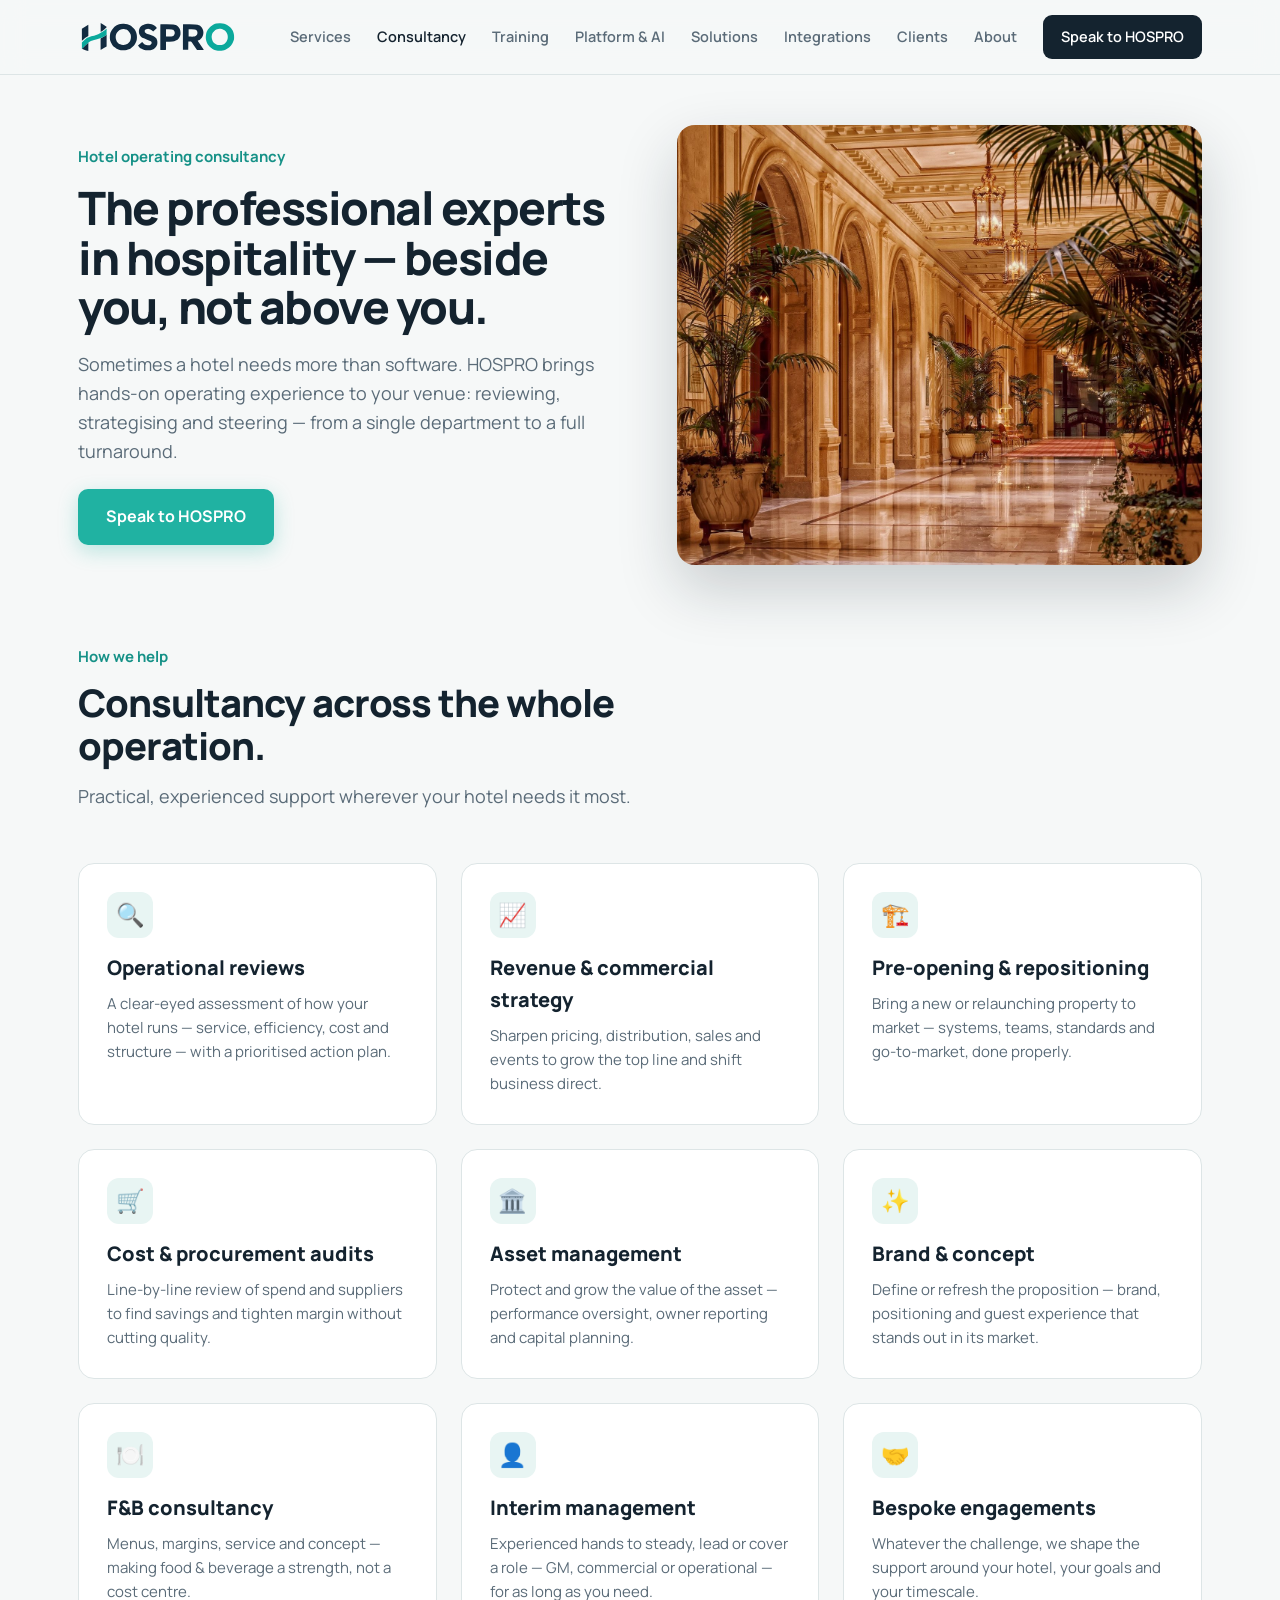
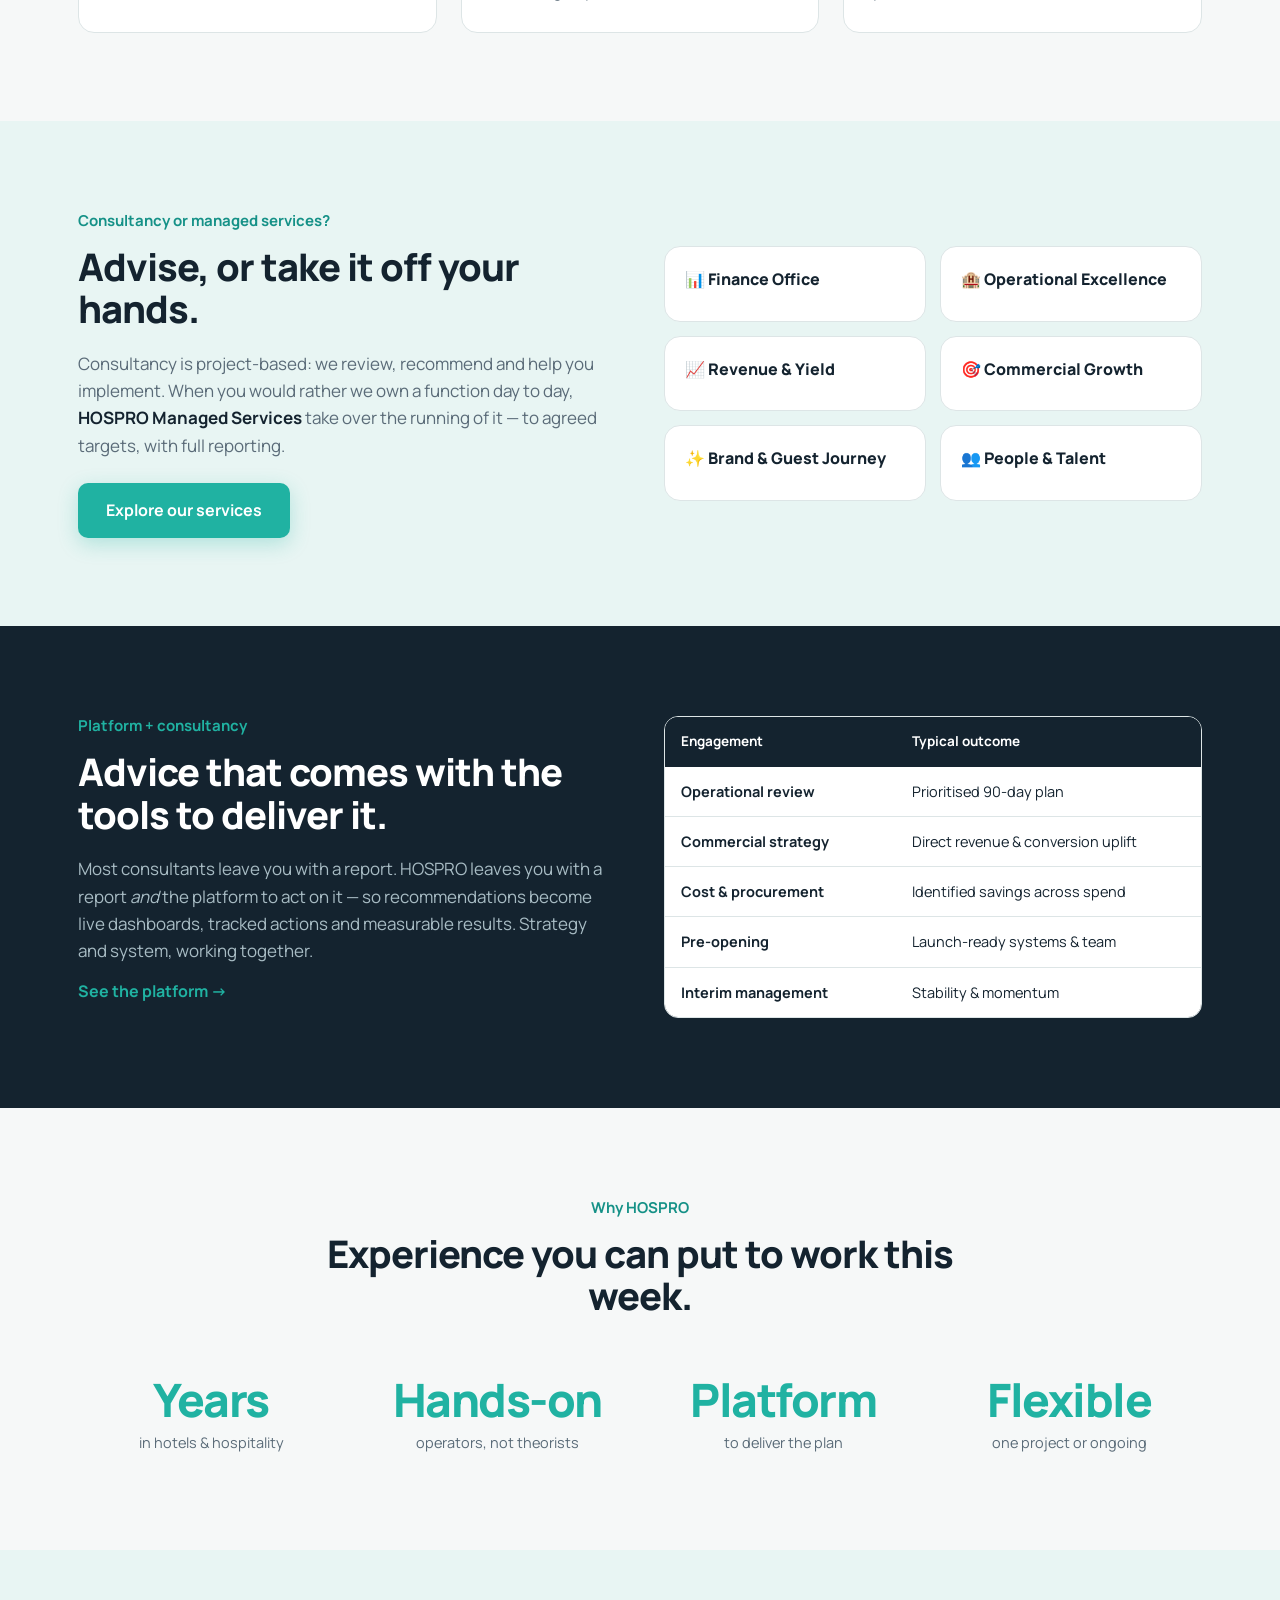
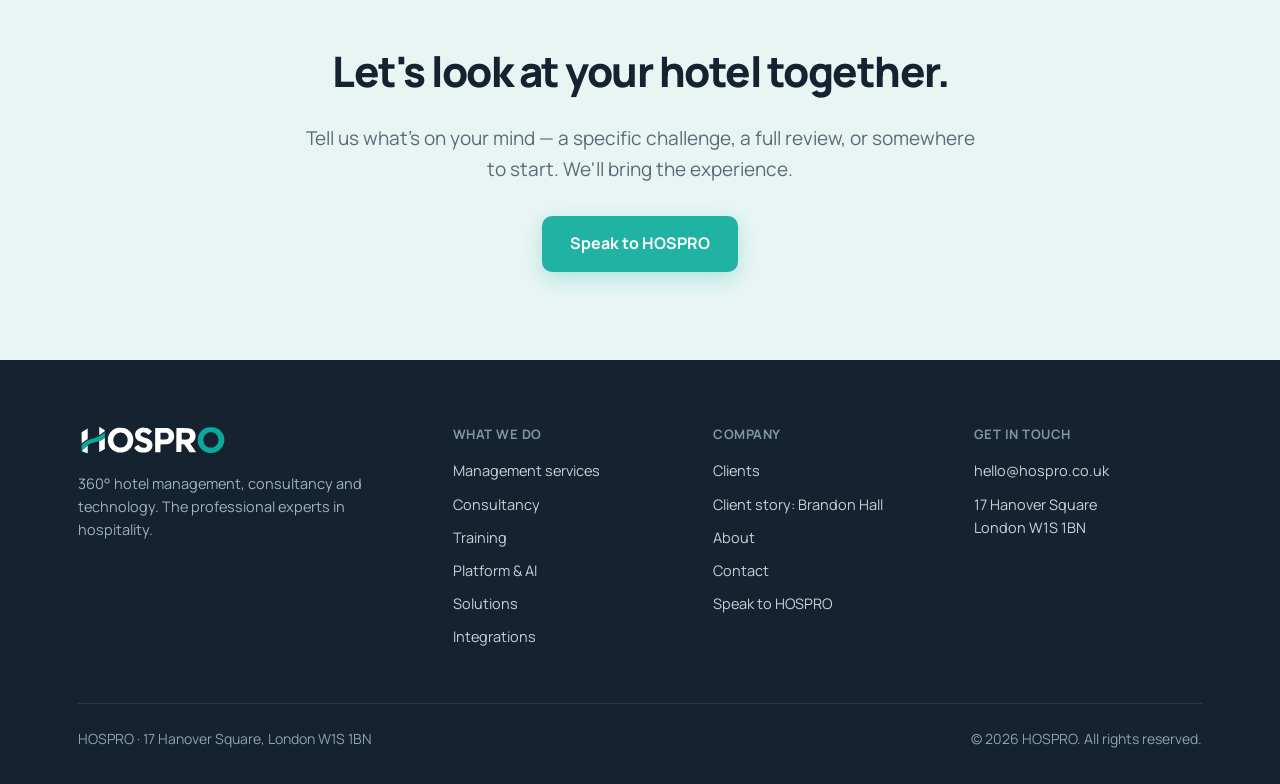
<file: consultancy.html>
<!DOCTYPE html>
<html lang="en-GB">
<head>
<meta charset="UTF-8"><meta name="viewport" content="width=device-width, initial-scale=1.0">
<title>Hotel Consultancy — HOSPRO</title>
<meta name="description" content="Hotel consultancy from HOSPRO: operational reviews, commercial strategy, pre-opening, cost and procurement audits, asset management, F&amp;B and interim management — with our own technology to put the plan into action.">
<meta property="og:title" content="Hotel Consultancy — HOSPRO">
<meta property="og:description" content="Hotel consultancy from HOSPRO: operational reviews, commercial strategy, pre-opening, cost and procurement audits, asset management, F&amp;B and interim management — with our own technology to put the plan into action.">
<meta property="og:site_name" content="HOSPRO">
<link rel="preconnect" href="https://fonts.googleapis.com"><link rel="preconnect" href="https://fonts.gstatic.com" crossorigin>
<link href="https://fonts.googleapis.com/css2?family=Manrope:wght@400;500;600;700;800&display=swap" rel="stylesheet">
<link rel="stylesheet" href="shared.css">
<style>
.con-hero{display:grid;grid-template-columns:1.05fr 1fr;gap:48px;align-items:center;padding:50px 0}
.con-hero img{border-radius:18px;box-shadow:0 24px 60px rgba(20,35,47,.2);width:100%;height:440px;object-fit:cover}
.con-hero .eyebrow{color:var(--teal-dk);font-weight:700;font-size:15px;margin-bottom:14px}
.con-hero h1{font-size:46px;font-weight:800;letter-spacing:-1.5px;line-height:1.08;color:var(--navy)}
.con-hero p{font-size:18px;color:var(--slate);margin-top:18px}
@media(max-width:920px){.con-hero{grid-template-columns:1fr;gap:30px}.con-hero h1{font-size:34px}}
</style>
</head>
<body>
<header><div class="wrap"><nav>
  <a href="index.html" class="logo"><img src="logo-full.svg" alt="HOSPRO"></a>
  <button class="menu-toggle" onclick="document.getElementById('navlinks').classList.toggle('open')">☰</button>
  <div class="nav-links" id="navlinks"><a href="services.html">Services</a><a href="consultancy.html" class="on">Consultancy</a><a href="training.html">Training</a><a href="platform.html">Platform &amp; AI</a><a href="solutions.html">Solutions</a><a href="integrations.html">Integrations</a><a href="customers.html">Clients</a><a href="about.html">About</a><a href="contact.html" class="nav-cta">Speak to HOSPRO</a></div>
</nav></div></header>

<div class="wrap"><div class="con-hero">
  <div>
    <div class="eyebrow">Hotel operating consultancy</div>
    <h1>The professional experts in hospitality — beside you, not above you.</h1>
    <p>Sometimes a hotel needs more than software. HOSPRO brings hands-on operating experience to your venue: reviewing, strategising and steering — from a single department to a full turnaround.</p>
    <a href="contact.html" class="btn-primary" style="margin-top:24px">Speak to HOSPRO</a>
  </div>
  <img src="hotel-lobby.jpg" alt="Grand hotel lobby" loading="lazy">
</div></div>

<section style="padding-top:30px"><div class="wrap">
  <div class="sec-head"><div class="eyebrow">How we help</div><h2>Consultancy across the whole operation.</h2><p>Practical, experienced support wherever your hotel needs it most.</p></div>
  <div class="grid-3">
    <div class="card"><div class="ic">🔍</div><h3>Operational reviews</h3><p>A clear-eyed assessment of how your hotel runs — service, efficiency, cost and structure — with a prioritised action plan.</p></div>
    <div class="card"><div class="ic">📈</div><h3>Revenue &amp; commercial strategy</h3><p>Sharpen pricing, distribution, sales and events to grow the top line and shift business direct.</p></div>
    <div class="card"><div class="ic">🏗️</div><h3>Pre-opening &amp; repositioning</h3><p>Bring a new or relaunching property to market — systems, teams, standards and go-to-market, done properly.</p></div>
    <div class="card"><div class="ic">🛒</div><h3>Cost &amp; procurement audits</h3><p>Line-by-line review of spend and suppliers to find savings and tighten margin without cutting quality.</p></div>
    <div class="card"><div class="ic">🏛️</div><h3>Asset management</h3><p>Protect and grow the value of the asset — performance oversight, owner reporting and capital planning.</p></div>
    <div class="card"><div class="ic">✨</div><h3>Brand &amp; concept</h3><p>Define or refresh the proposition — brand, positioning and guest experience that stands out in its market.</p></div>
    <div class="card"><div class="ic">🍽️</div><h3>F&amp;B consultancy</h3><p>Menus, margins, service and concept — making food &amp; beverage a strength, not a cost centre.</p></div>
    <div class="card"><div class="ic">👤</div><h3>Interim management</h3><p>Experienced hands to steady, lead or cover a role — GM, commercial or operational — for as long as you need.</p></div>
    <div class="card"><div class="ic">🤝</div><h3>Bespoke engagements</h3><p>Whatever the challenge, we shape the support around your hotel, your goals and your timescale.</p></div>
  </div>
</div></section>

<section class="wash"><div class="wrap">
  <div class="grid-2" style="align-items:center;gap:48px">
    <div>
      <div class="sec-head" style="margin-bottom:20px"><div class="eyebrow">Consultancy or managed services?</div><h2>Advise, or take it off your hands.</h2></div>
      <p style="font-size:17px;color:var(--slate)">Consultancy is project-based: we review, recommend and help you implement. When you would rather we own a function day to day, <strong style="color:var(--navy)">HOSPRO Managed Services</strong> take over the running of it — to agreed targets, with full reporting.</p>
      <a href="services.html" class="btn-primary" style="margin-top:24px">Explore our services</a>
    </div>
    <div class="grid-2" style="gap:14px">
      <a href="services.html#finance" class="card" style="padding:20px"><h3 style="font-size:16px">📊 Finance Office</h3></a>
      <a href="services.html#operations" class="card" style="padding:20px"><h3 style="font-size:16px">🏨 Operational Excellence</h3></a>
      <a href="services.html#revenue" class="card" style="padding:20px"><h3 style="font-size:16px">📈 Revenue &amp; Yield</h3></a>
      <a href="services.html#commercial" class="card" style="padding:20px"><h3 style="font-size:16px">🎯 Commercial Growth</h3></a>
      <a href="services.html#brand" class="card" style="padding:20px"><h3 style="font-size:16px">✨ Brand &amp; Guest Journey</h3></a>
      <a href="services.html#people" class="card" style="padding:20px"><h3 style="font-size:16px">👥 People &amp; Talent</h3></a>
    </div>
  </div>
</div></section>

<section class="band"><div class="wrap">
  <div class="grid-2" style="align-items:center;gap:48px">
    <div>
      <div class="sec-head" style="margin-bottom:20px"><div class="eyebrow">Platform + consultancy</div><h2>Advice that comes with the tools to deliver it.</h2></div>
      <p style="font-size:17px;color:#a8bcc4">Most consultants leave you with a report. HOSPRO leaves you with a report <em>and</em> the platform to act on it — so recommendations become live dashboards, tracked actions and measurable results. Strategy and system, working together.</p>
      <a href="platform.html" class="btn-ghost" style="padding-left:0;color:var(--teal)">See the platform →</a>
    </div>
    <div class="tbl-wrap">
      <table class="data">
        <tr><th>Engagement</th><th>Typical outcome</th></tr>
        <tr><td>Operational review</td><td>Prioritised 90-day plan</td></tr>
        <tr><td>Commercial strategy</td><td>Direct revenue &amp; conversion uplift</td></tr>
        <tr><td>Cost &amp; procurement</td><td>Identified savings across spend</td></tr>
        <tr><td>Pre-opening</td><td>Launch-ready systems &amp; team</td></tr>
        <tr><td>Interim management</td><td>Stability &amp; momentum</td></tr>
      </table>
    </div>
  </div>
</div></section>

<section><div class="wrap">
  <div class="sec-head center"><div class="eyebrow">Why HOSPRO</div><h2>Experience you can put to work this week.</h2></div>
  <div class="stats">
    <div class="stat"><div class="n">Years</div><div class="l">in hotels &amp; hospitality</div></div>
    <div class="stat"><div class="n">Hands-on</div><div class="l">operators, not theorists</div></div>
    <div class="stat"><div class="n">Platform</div><div class="l">to deliver the plan</div></div>
    <div class="stat"><div class="n">Flexible</div><div class="l">one project or ongoing</div></div>
  </div>
</div></section>

<section class="final"><div class="wrap"><h2>Let's look at your hotel together.</h2><p>Tell us what's on your mind — a specific challenge, a full review, or somewhere to start. We'll bring the experience.</p><a href="contact.html" class="btn-primary">Speak to HOSPRO</a></div></section>

<footer><div class="wrap">
  <div class="foot-grid">
    <div class="foot-brand"><img src="logo-white.svg" alt="HOSPRO"><p>360° hotel management, consultancy and technology. The professional experts in hospitality.</p></div>
    <div class="foot-col"><h5>What we do</h5><a href="services.html">Management services</a><a href="consultancy.html">Consultancy</a><a href="training.html">Training</a><a href="platform.html">Platform &amp; AI</a><a href="solutions.html">Solutions</a><a href="integrations.html">Integrations</a></div>
    <div class="foot-col"><h5>Company</h5><a href="customers.html">Clients</a><a href="case-study-brandon-hall.html">Client story: Brandon Hall</a><a href="about.html">About</a><a href="contact.html">Contact</a><a href="contact.html">Speak to HOSPRO</a></div>
    <div class="foot-col"><h5>Get in touch</h5><a href="mailto:hello@hospro.co.uk">hello@hospro.co.uk</a><a href="#">17 Hanover Square<br>London W1S 1BN</a></div>
  </div>
  <div class="foot-bottom"><div>HOSPRO · 17 Hanover Square, London W1S 1BN</div><div>© 2026 HOSPRO. All rights reserved.</div></div>
</div></footer>
</body></html>
</file>
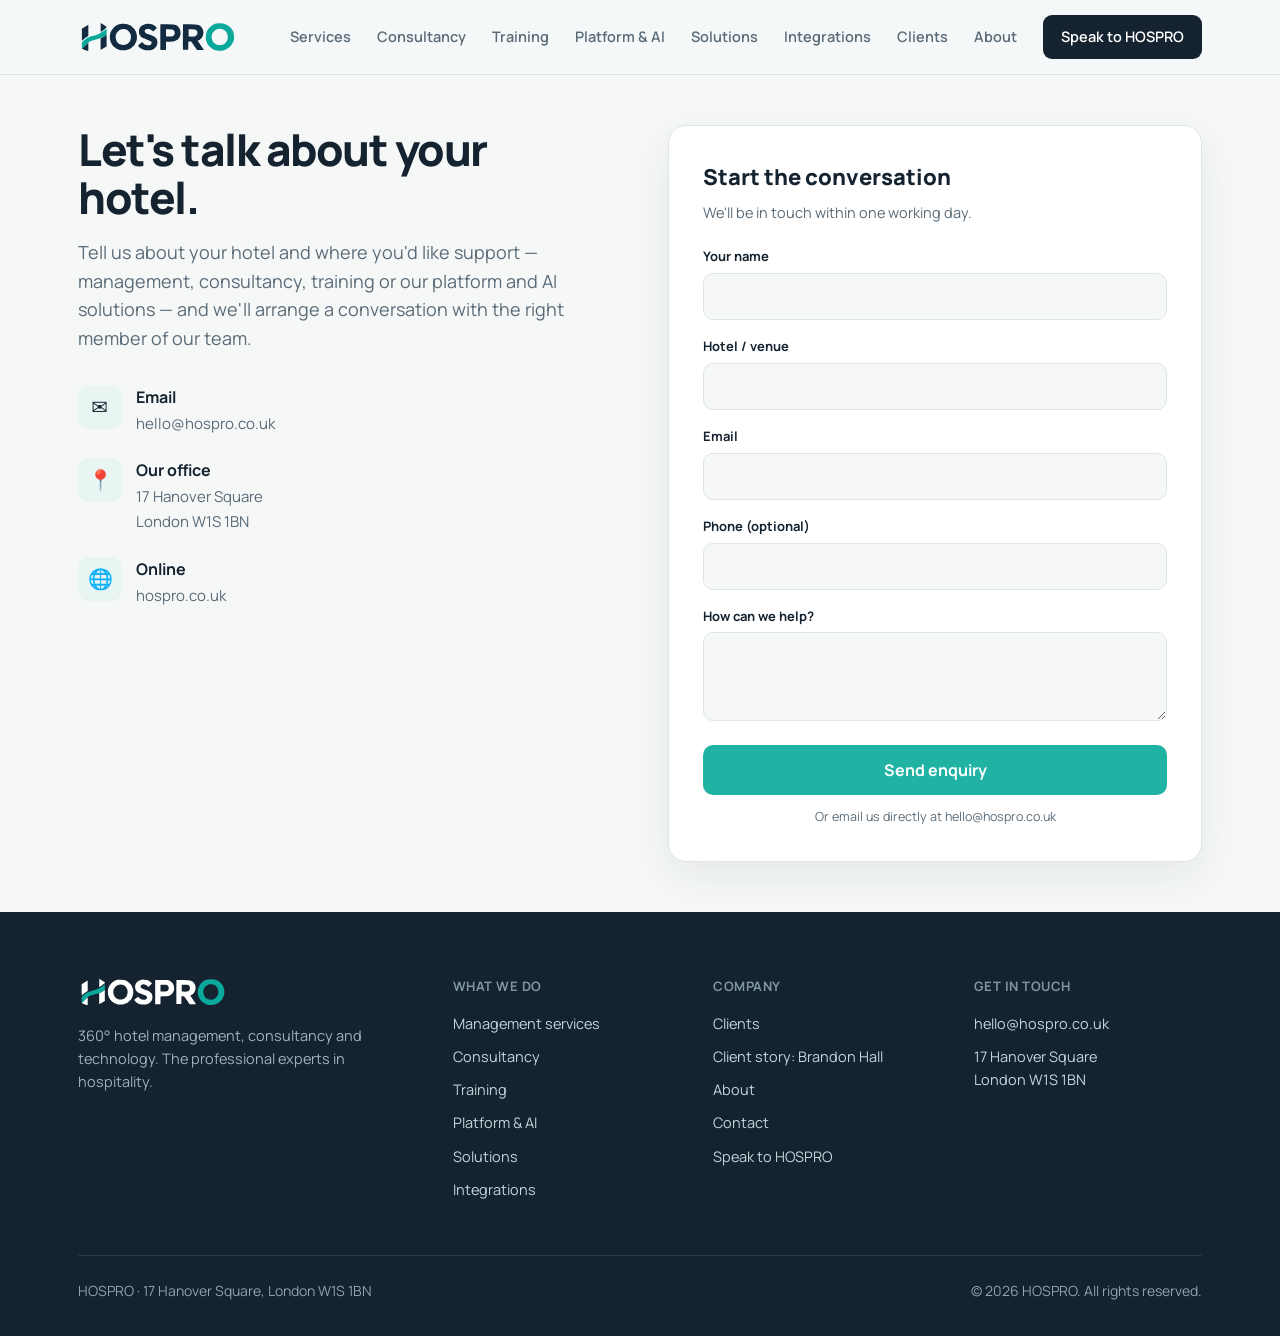
<file: contact.html>
<!DOCTYPE html>
<html lang="en-GB">
<head>
<meta charset="UTF-8"><meta name="viewport" content="width=device-width, initial-scale=1.0">
<title>Contact — HOSPRO</title>
<meta name="description" content="Speak to HOSPRO about 360° hotel management, consultancy, training and hotel technology. 17 Hanover Square, London W1S 1BN · hello@hospro.co.uk">
<meta property="og:title" content="Contact — HOSPRO">
<meta property="og:description" content="Speak to HOSPRO about 360° hotel management, consultancy, training and hotel technology. 17 Hanover Square, London W1S 1BN · hello@hospro.co.uk">
<meta property="og:site_name" content="HOSPRO">
<link rel="preconnect" href="https://fonts.googleapis.com"><link rel="preconnect" href="https://fonts.gstatic.com" crossorigin>
<link href="https://fonts.googleapis.com/css2?family=Manrope:wght@400;500;600;700;800&display=swap" rel="stylesheet">
<link rel="stylesheet" href="shared.css">
<style>
.contact-grid{display:grid;grid-template-columns:1fr 1fr;gap:56px;padding:50px 0}
.contact-info h1{font-size:44px;font-weight:800;letter-spacing:-1.5px;line-height:1.1;color:var(--navy)}
.contact-info p.lead{font-size:18px;color:var(--slate);margin-top:16px}
.cinfo{margin-top:32px;display:flex;flex-direction:column;gap:22px}
.cline{display:flex;gap:14px;align-items:flex-start}
.cline .ic{width:44px;height:44px;border-radius:11px;background:var(--wash);display:grid;place-items:center;font-size:20px;flex-shrink:0}
.cline b{display:block;color:var(--navy);font-weight:700;font-size:16px}
.cline span,.cline a{color:var(--slate);font-size:15px}
.cline a:hover{color:var(--teal-dk)}
.form-card{background:#fff;border:1px solid var(--line);border-radius:18px;padding:34px;box-shadow:0 14px 40px rgba(20,35,47,.08)}
.form-card h3{font-size:22px;font-weight:800;color:var(--navy);margin-bottom:6px}
.form-card .sub{color:var(--slate);font-size:14.5px;margin-bottom:22px}
.fg{margin-bottom:16px}
.fg label{display:block;font-size:13px;font-weight:700;color:var(--ink);margin-bottom:6px}
.fg input,.fg textarea{width:100%;padding:12px 14px;border:1px solid var(--line);border-radius:10px;font-family:inherit;font-size:15px;background:var(--paper)}
.fg input:focus,.fg textarea:focus{outline:none;border-color:var(--teal);background:#fff}
.form-card button{width:100%;background:var(--teal);color:#fff;border:none;padding:14px;border-radius:10px;font:700 16px 'Manrope';cursor:pointer;transition:.15s}
.form-card button:hover{background:var(--teal-dk)}
.form-note{font-size:12.5px;color:var(--slate);text-align:center;margin-top:12px}
@media(max-width:920px){.contact-grid{grid-template-columns:1fr;gap:36px}.contact-info h1{font-size:34px}}
</style>
</head>
<body>
<header><div class="wrap"><nav>
  <a href="index.html" class="logo"><img src="logo-full.svg" alt="HOSPRO"></a>
  <button class="menu-toggle" onclick="document.getElementById('navlinks').classList.toggle('open')">☰</button>
  <div class="nav-links" id="navlinks"><a href="services.html">Services</a><a href="consultancy.html">Consultancy</a><a href="training.html">Training</a><a href="platform.html">Platform &amp; AI</a><a href="solutions.html">Solutions</a><a href="integrations.html">Integrations</a><a href="customers.html">Clients</a><a href="about.html">About</a><a href="contact.html" class="nav-cta">Speak to HOSPRO</a></div>
</nav></div></header>

<div class="wrap"><div class="contact-grid">
  <div class="contact-info">
    <h1>Let's talk about your hotel.</h1>
    <p class="lead">Tell us about your hotel and where you'd like support — management, consultancy, training or our platform and AI solutions — and we'll arrange a conversation with the right member of our team.</p>
    <div class="cinfo">
      <div class="cline"><div class="ic">✉️</div><div><b>Email</b><a href="mailto:hello@hospro.co.uk">hello@hospro.co.uk</a></div></div>
      <div class="cline"><div class="ic">📍</div><div><b>Our office</b><span>17 Hanover Square<br>London W1S 1BN</span></div></div>
      <div class="cline"><div class="ic">🌐</div><div><b>Online</b><span>hospro.co.uk</span></div></div>
    </div>
  </div>
  <div class="form-card">
    <h3>Start the conversation</h3>
    <p class="sub">We'll be in touch within one working day.</p>
    <form id="demoForm" action="mailto:hello@hospro.co.uk" method="post" enctype="text/plain">
      <div class="fg"><label>Your name</label><input name="name" required></div>
      <div class="fg"><label>Hotel / venue</label><input name="hotel" required></div>
      <div class="fg"><label>Email</label><input name="email" type="email" required></div>
      <div class="fg"><label>Phone (optional)</label><input name="phone"></div>
      <div class="fg"><label>How can we help?</label><textarea name="message" rows="3"></textarea></div>
      <button type="submit">Send enquiry</button>
      <p class="form-note">Or email us directly at hello@hospro.co.uk</p>
    </form>
  </div>
</div></div>

<footer><div class="wrap">
  <div class="foot-grid">
    <div class="foot-brand"><img src="logo-white.svg" alt="HOSPRO"><p>360° hotel management, consultancy and technology. The professional experts in hospitality.</p></div>
    <div class="foot-col"><h5>What we do</h5><a href="services.html">Management services</a><a href="consultancy.html">Consultancy</a><a href="training.html">Training</a><a href="platform.html">Platform &amp; AI</a><a href="solutions.html">Solutions</a><a href="integrations.html">Integrations</a></div>
    <div class="foot-col"><h5>Company</h5><a href="customers.html">Clients</a><a href="case-study-brandon-hall.html">Client story: Brandon Hall</a><a href="about.html">About</a><a href="contact.html">Contact</a><a href="contact.html">Speak to HOSPRO</a></div>
    <div class="foot-col"><h5>Get in touch</h5><a href="mailto:hello@hospro.co.uk">hello@hospro.co.uk</a><a href="#">17 Hanover Square<br>London W1S 1BN</a></div>
  </div>
  <div class="foot-bottom"><div>HOSPRO · 17 Hanover Square, London W1S 1BN</div><div>© 2026 HOSPRO. All rights reserved.</div></div>
</div></footer>
</body></html>
</file>
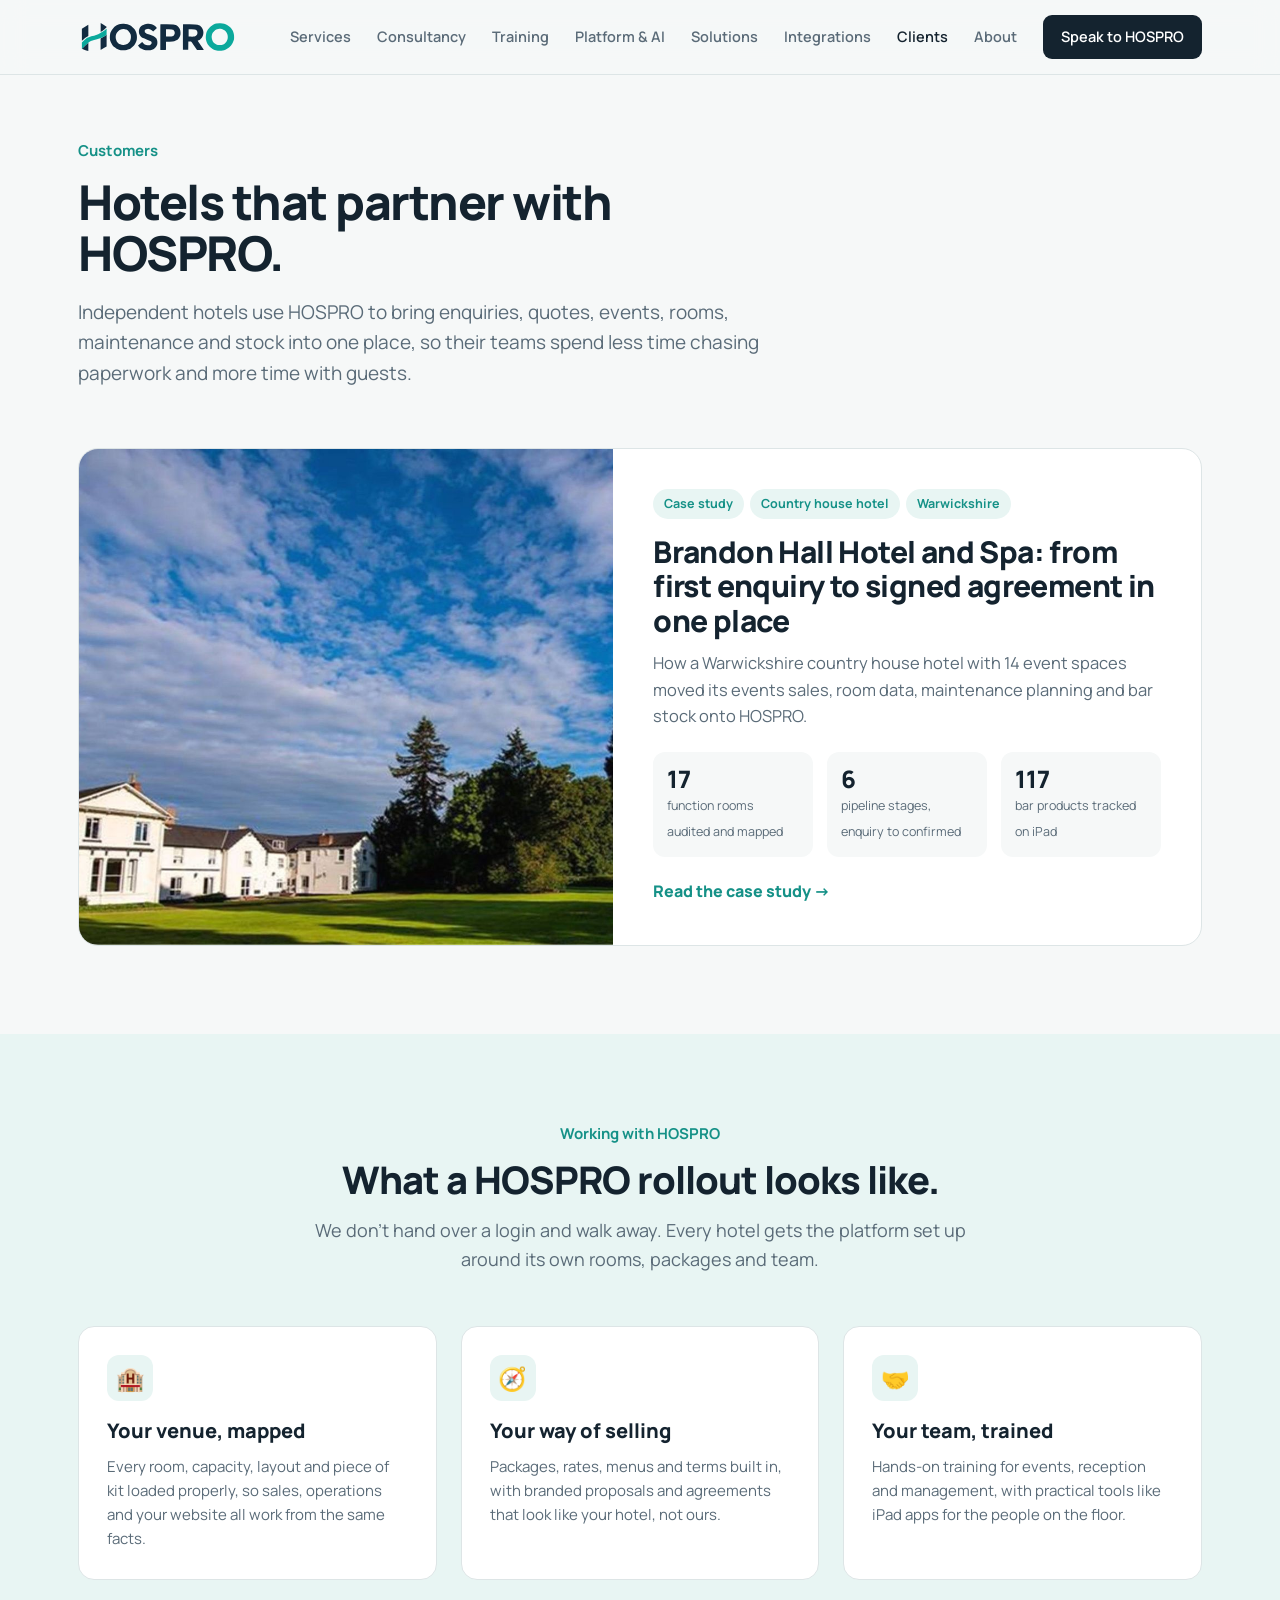
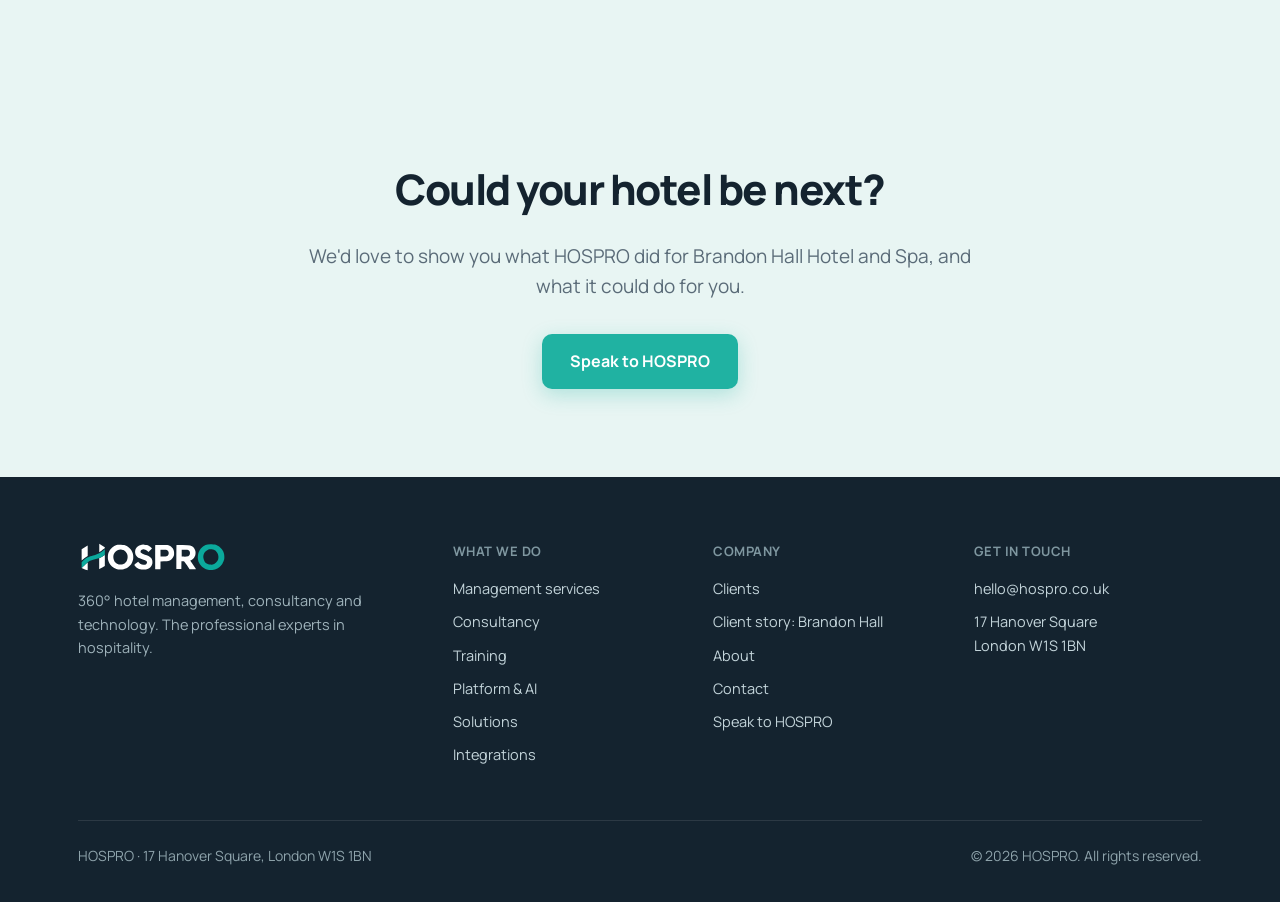
<file: customers.html>
<!DOCTYPE html>
<html lang="en-GB">
<head>
<meta charset="UTF-8"><meta name="viewport" content="width=device-width, initial-scale=1.0">
<title>Clients — HOSPRO</title>
<meta name="description" content="Hotels that partner with HOSPRO for 360° management, consultancy and hotel technology — including Brandon Hall Hotel and Spa in Warwickshire.">
<meta property="og:title" content="Clients — HOSPRO">
<meta property="og:description" content="Hotels that partner with HOSPRO for 360° management, consultancy and hotel technology — including Brandon Hall Hotel and Spa in Warwickshire.">
<meta property="og:site_name" content="HOSPRO">
<link rel="preconnect" href="https://fonts.googleapis.com"><link rel="preconnect" href="https://fonts.gstatic.com" crossorigin>
<link href="https://fonts.googleapis.com/css2?family=Manrope:wght@400;500;600;700;800&display=swap" rel="stylesheet">
<link rel="stylesheet" href="shared.css"><meta property="og:image" content="https://hospro.co.uk/cs-brandon-exterior.jpg">
<style>
.cs-hero{display:grid;grid-template-columns:1.05fr 1fr;gap:48px;align-items:center;padding:54px 0 40px}
.cs-hero h1{font-size:46px;font-weight:800;letter-spacing:-1.5px;line-height:1.08;color:var(--navy)}
.cs-hero p{font-size:18.5px;color:var(--slate);margin-top:18px}
.cs-hero img{border-radius:18px;box-shadow:0 24px 60px rgba(20,35,47,.18);width:100%;height:440px;object-fit:cover}
.eyebrow-t{color:var(--teal-dk);font-weight:700;font-size:15px;margin-bottom:12px}
.chip{display:inline-block;background:var(--wash);color:var(--teal-dk);font-weight:700;font-size:12.5px;padding:5px 11px;border-radius:999px;margin:0 6px 6px 0}
@media(max-width:920px){.cs-hero{grid-template-columns:1fr;gap:28px}.cs-hero h1{font-size:34px}.cs-hero img{height:300px}}

.cs-card{display:grid;grid-template-columns:1fr 1.1fr;background:#fff;border:1px solid var(--line);border-radius:20px;overflow:hidden;transition:.18s}
.cs-card:hover{border-color:var(--teal);box-shadow:0 20px 50px rgba(20,35,47,.1)}
.cs-card img{width:100%;height:100%;min-height:360px;object-fit:cover}
.cs-card .body{padding:40px}
.cs-card h3{font-size:30px;font-weight:800;color:var(--navy);letter-spacing:-.6px;line-height:1.15;margin:10px 0 12px}
.cs-card p{color:var(--slate);font-size:16.5px}
.cs-card .more{display:inline-block;margin-top:22px;font-weight:800;color:var(--teal-dk)}
.cs-card:hover .more{color:var(--navy)}
.mini{display:grid;grid-template-columns:repeat(3,1fr);gap:14px;margin-top:22px}
.mini div{background:var(--paper);border-radius:12px;padding:14px}
.mini b{display:block;font-size:24px;color:var(--navy);font-weight:800;line-height:1.1}
.mini span{font-size:12.5px;color:var(--slate)}
@media(max-width:920px){.cs-card{grid-template-columns:1fr}.cs-card img{min-height:240px}.cs-card .body{padding:26px}.mini{grid-template-columns:1fr 1fr 1fr}}
</style>
</head>
<body>
<header><div class="wrap"><nav>
  <a href="index.html" class="logo"><img src="logo-full.svg" alt="HOSPRO"></a>
  <button class="menu-toggle" onclick="document.getElementById('navlinks').classList.toggle('open')">☰</button>
  <div class="nav-links" id="navlinks"><a href="services.html">Services</a><a href="consultancy.html">Consultancy</a><a href="training.html">Training</a><a href="platform.html">Platform &amp; AI</a><a href="solutions.html">Solutions</a><a href="integrations.html">Integrations</a><a href="customers.html" class="on">Clients</a><a href="about.html">About</a><a href="contact.html" class="nav-cta">Speak to HOSPRO</a></div>
</nav></div></header>
<div class="wrap"><div class="page-hero">
  <div class="eyebrow">Customers</div>
  <h1>Hotels that partner with HOSPRO.</h1>
  <p>Independent hotels use HOSPRO to bring enquiries, quotes, events, rooms, maintenance and stock into one place, so their teams spend less time chasing paperwork and more time with guests.</p>
</div></div>

<section style="padding-top:20px"><div class="wrap">
  <a class="cs-card" href="case-study-brandon-hall.html">
    <img src="cs-brandon-exterior.jpg" alt="Brandon Hall Hotel and Spa, a white country house across a wide lawn" loading="lazy">
    <div class="body">
      <span class="chip">Case study</span><span class="chip">Country house hotel</span><span class="chip">Warwickshire</span>
      <h3>Brandon Hall Hotel and Spa: from first enquiry to signed agreement in one place</h3>
      <p>How a Warwickshire country house hotel with 14 event spaces moved its events sales, room data, maintenance planning and bar stock onto HOSPRO.</p>
      <div class="mini"><div><b>17</b><span>function rooms audited and mapped</span></div><div><b>6</b><span>pipeline stages, enquiry to confirmed</span></div><div><b>117</b><span>bar products tracked on iPad</span></div></div>
      <span class="more">Read the case study →</span>
    </div>
  </a>
</div></section>

<section class="wash"><div class="wrap">
  <div class="sec-head center"><div class="eyebrow">Working with HOSPRO</div><h2>What a HOSPRO rollout looks like.</h2><p>We don't hand over a login and walk away. Every hotel gets the platform set up around its own rooms, packages and team.</p></div>
  <div class="grid-3">
    <div class="card"><div class="ic">🏨</div><h3>Your venue, mapped</h3><p>Every room, capacity, layout and piece of kit loaded properly, so sales, operations and your website all work from the same facts.</p></div>
    <div class="card"><div class="ic">🧭</div><h3>Your way of selling</h3><p>Packages, rates, menus and terms built in, with branded proposals and agreements that look like your hotel, not ours.</p></div>
    <div class="card"><div class="ic">🤝</div><h3>Your team, trained</h3><p>Hands-on training for events, reception and management, with practical tools like iPad apps for the people on the floor.</p></div>
  </div>
</div></section>

<section class="final"><div class="wrap"><h2>Could your hotel be next?</h2><p>We'd love to show you what HOSPRO did for Brandon Hall Hotel and Spa, and what it could do for you.</p><a href="contact.html" class="btn-primary">Speak to HOSPRO</a></div></section>
<footer><div class="wrap">
  <div class="foot-grid">
    <div class="foot-brand"><img src="logo-white.svg" alt="HOSPRO"><p>360° hotel management, consultancy and technology. The professional experts in hospitality.</p></div>
    <div class="foot-col"><h5>What we do</h5><a href="services.html">Management services</a><a href="consultancy.html">Consultancy</a><a href="training.html">Training</a><a href="platform.html">Platform &amp; AI</a><a href="solutions.html">Solutions</a><a href="integrations.html">Integrations</a></div>
    <div class="foot-col"><h5>Company</h5><a href="customers.html">Clients</a><a href="case-study-brandon-hall.html">Client story: Brandon Hall</a><a href="about.html">About</a><a href="contact.html">Contact</a><a href="contact.html">Speak to HOSPRO</a></div>
    <div class="foot-col"><h5>Get in touch</h5><a href="mailto:hello@hospro.co.uk">hello@hospro.co.uk</a><a href="#">17 Hanover Square<br>London W1S 1BN</a></div>
  </div>
  <div class="foot-bottom"><div>HOSPRO · 17 Hanover Square, London W1S 1BN</div><div>© 2026 HOSPRO. All rights reserved.</div></div>
</div></footer>
</body></html>
</file>
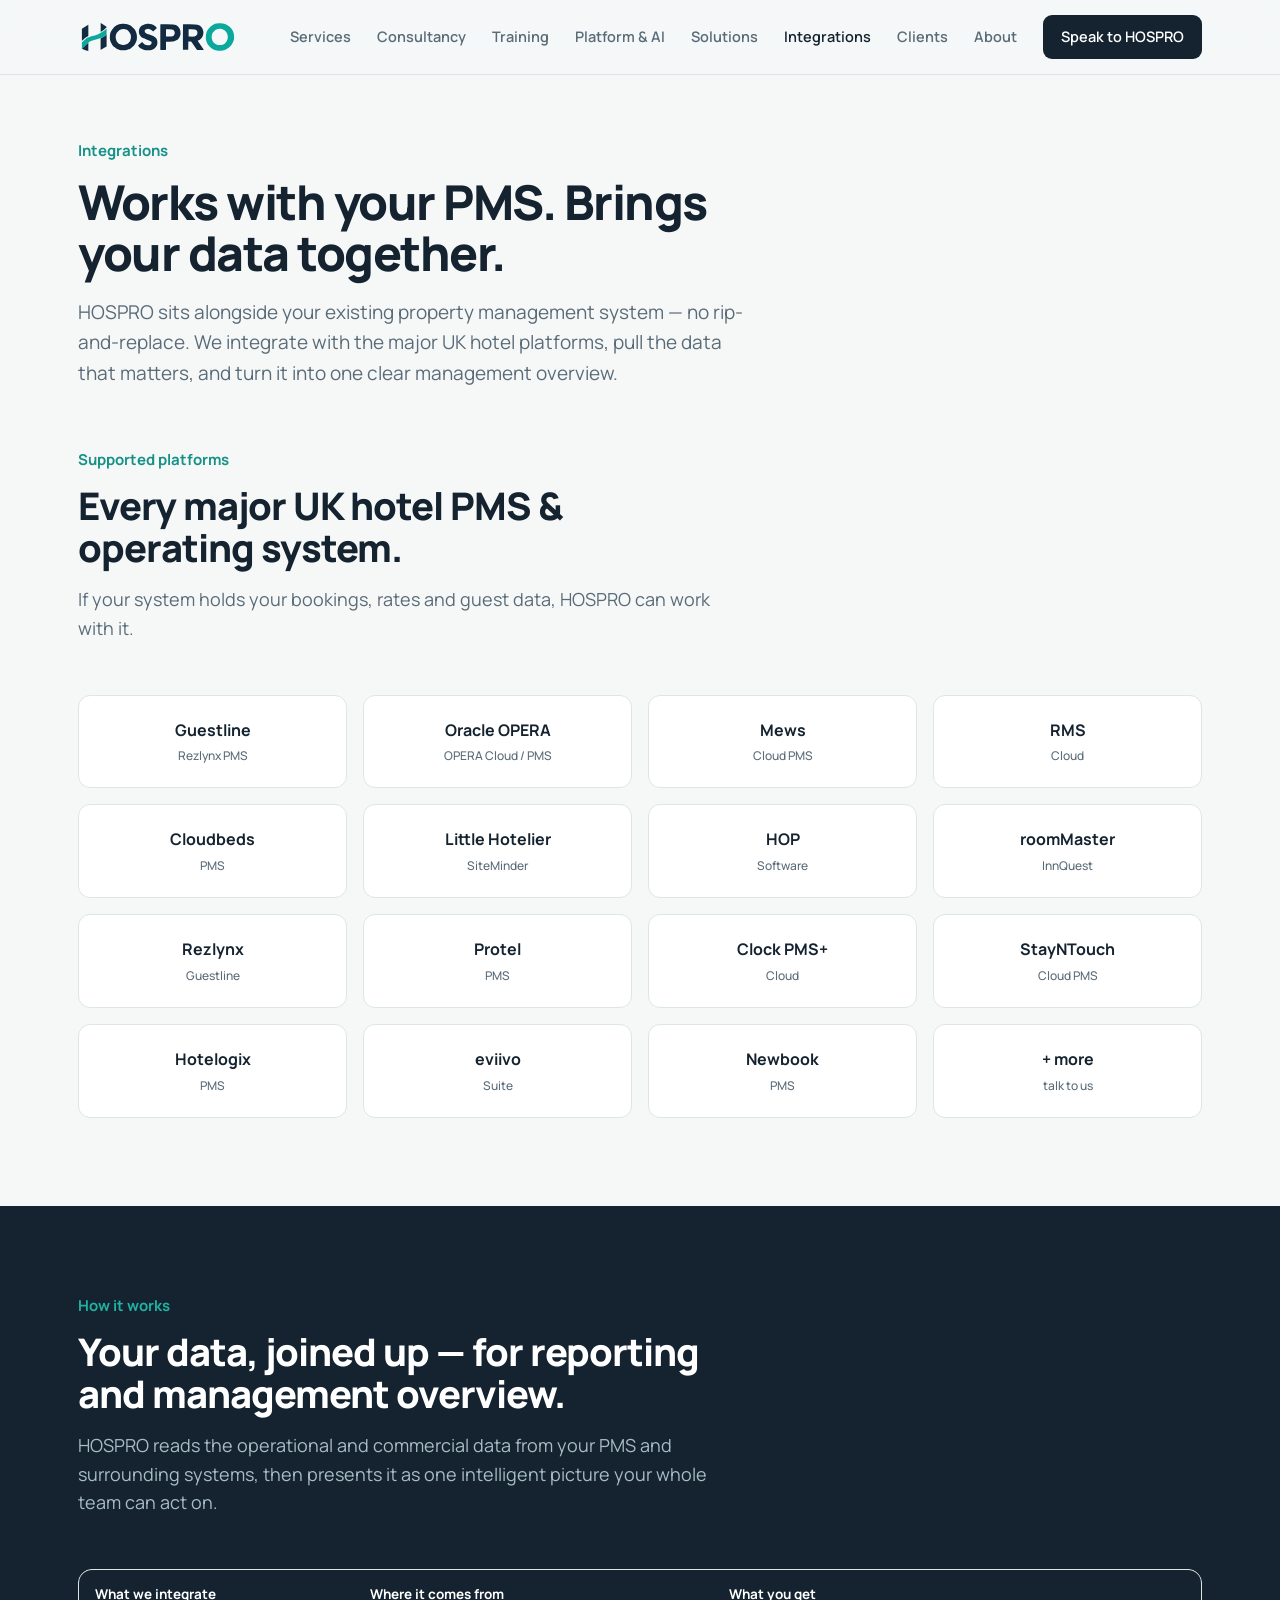
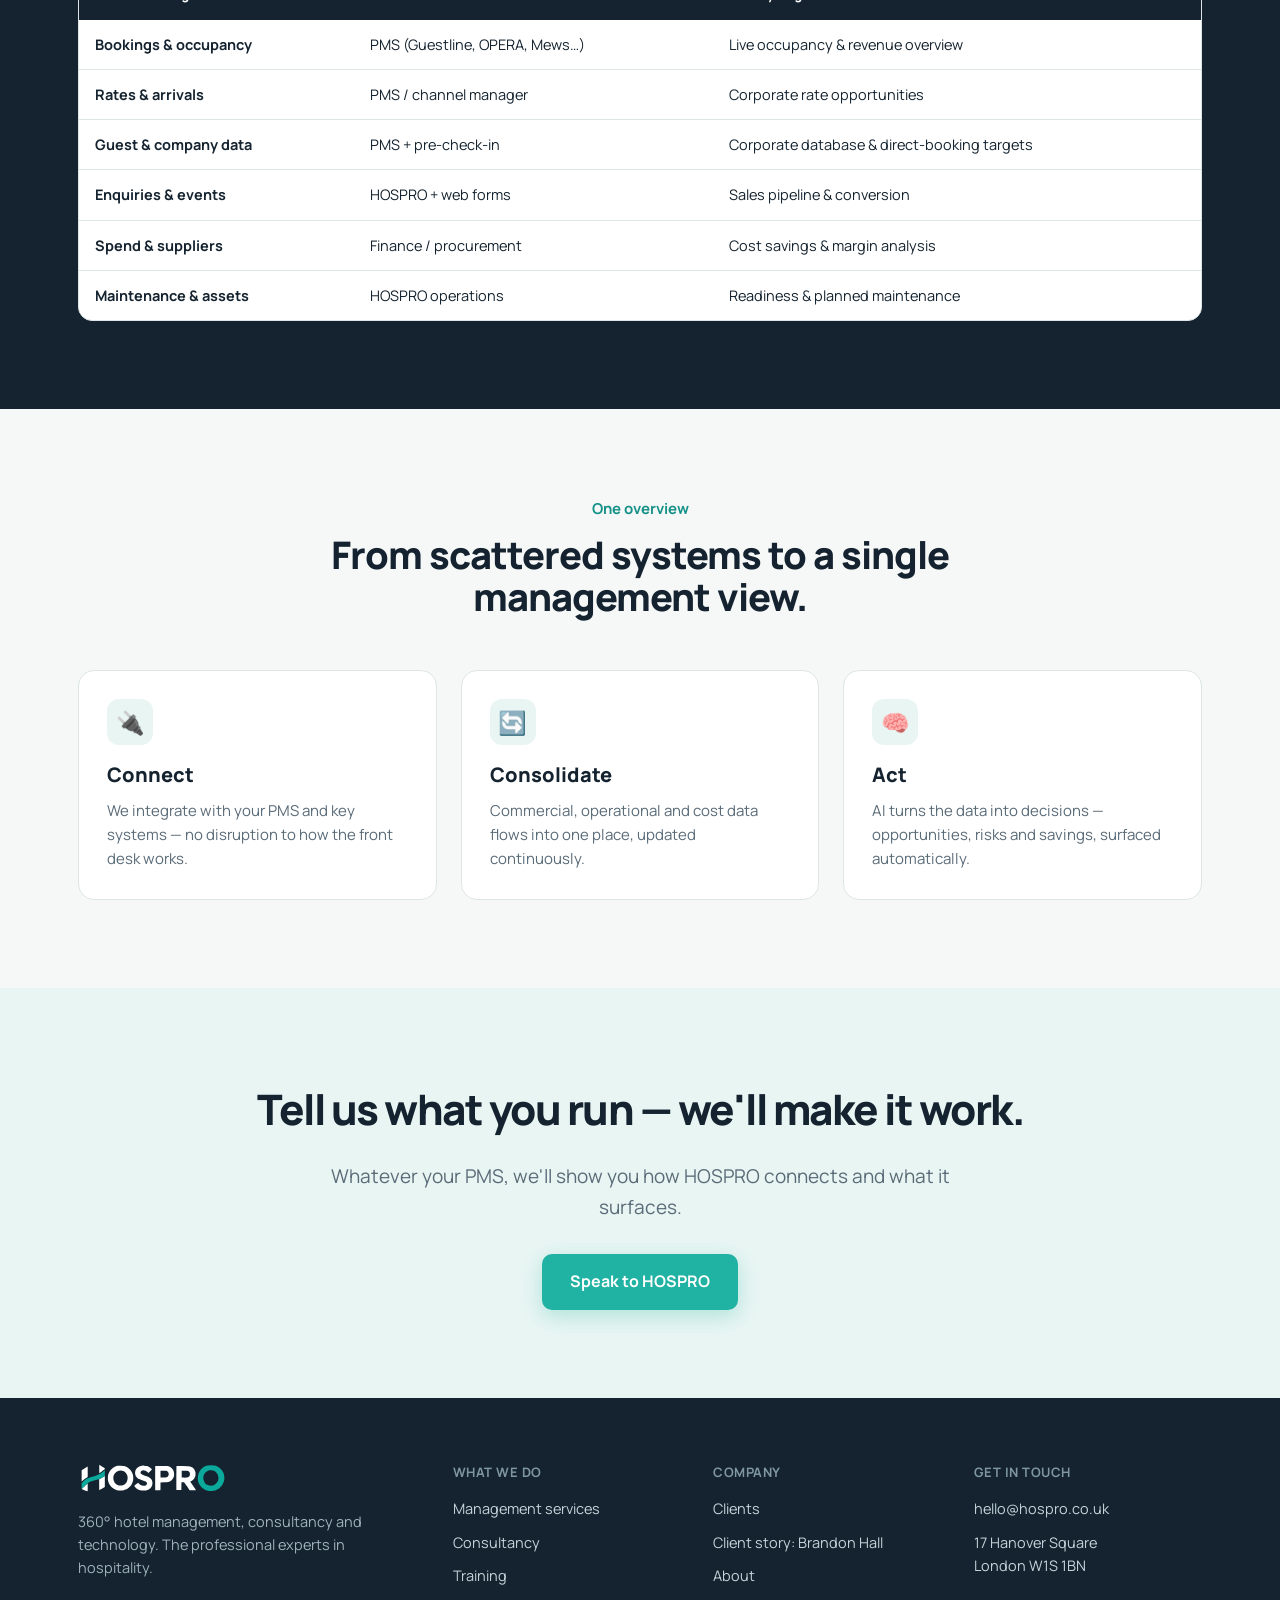
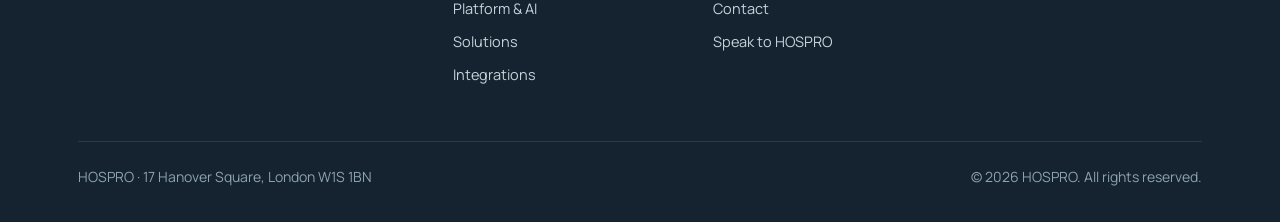
<file: integrations.html>
<!DOCTYPE html>
<html lang="en-GB">
<head>
<meta charset="UTF-8"><meta name="viewport" content="width=device-width, initial-scale=1.0">
<title>Integrations — HOSPRO works with your PMS</title>
<meta name="description" content="The HOSPRO platform integrates with all major hotel PMS and operating systems — Guestline, Oracle OPERA, Mews, RMS and more — bringing your data into one management overview.">
<meta property="og:title" content="Integrations — HOSPRO works with your PMS">
<meta property="og:description" content="The HOSPRO platform integrates with all major hotel PMS and operating systems — Guestline, Oracle OPERA, Mews, RMS and more — bringing your data into one management overview.">
<meta property="og:site_name" content="HOSPRO">
<link rel="preconnect" href="https://fonts.googleapis.com"><link rel="preconnect" href="https://fonts.gstatic.com" crossorigin>
<link href="https://fonts.googleapis.com/css2?family=Manrope:wght@400;500;600;700;800&display=swap" rel="stylesheet">
<link rel="stylesheet" href="shared.css">
</head>
<body>
<header><div class="wrap"><nav>
  <a href="index.html" class="logo"><img src="logo-full.svg" alt="HOSPRO"></a>
  <button class="menu-toggle" onclick="document.getElementById('navlinks').classList.toggle('open')">☰</button>
  <div class="nav-links" id="navlinks"><a href="services.html">Services</a><a href="consultancy.html">Consultancy</a><a href="training.html">Training</a><a href="platform.html">Platform &amp; AI</a><a href="solutions.html">Solutions</a><a href="integrations.html" class="on">Integrations</a><a href="customers.html">Clients</a><a href="about.html">About</a><a href="contact.html" class="nav-cta">Speak to HOSPRO</a></div>
</nav></div></header>

<section class="page-hero"><div class="wrap">
  <div class="eyebrow">Integrations</div>
  <h1>Works with your PMS. Brings your data together.</h1>
  <p>HOSPRO sits alongside your existing property management system — no rip-and-replace. We integrate with the major UK hotel platforms, pull the data that matters, and turn it into one clear management overview.</p>
</div></section>

<section style="padding-top:20px"><div class="wrap">
  <div class="sec-head"><div class="eyebrow">Supported platforms</div><h2>Every major UK hotel PMS &amp; operating system.</h2><p>If your system holds your bookings, rates and guest data, HOSPRO can work with it.</p></div>
  <div class="pms-grid">
    <div class="pms">Guestline<span>Rezlynx PMS</span></div>
    <div class="pms">Oracle OPERA<span>OPERA Cloud / PMS</span></div>
    <div class="pms">Mews<span>Cloud PMS</span></div>
    <div class="pms">RMS<span>Cloud</span></div>
    <div class="pms">Cloudbeds<span>PMS</span></div>
    <div class="pms">Little Hotelier<span>SiteMinder</span></div>
    <div class="pms">HOP<span>Software</span></div>
    <div class="pms">roomMaster<span>InnQuest</span></div>
    <div class="pms">Rezlynx<span>Guestline</span></div>
    <div class="pms">Protel<span>PMS</span></div>
    <div class="pms">Clock PMS+<span>Cloud</span></div>
    <div class="pms">StayNTouch<span>Cloud PMS</span></div>
    <div class="pms">Hotelogix<span>PMS</span></div>
    <div class="pms">eviivo<span>Suite</span></div>
    <div class="pms">Newbook<span>PMS</span></div>
    <div class="pms">+ more<span>talk to us</span></div>
  </div>
</div></section>

<section class="band"><div class="wrap">
  <div class="sec-head"><div class="eyebrow">How it works</div><h2>Your data, joined up — for reporting and management overview.</h2><p>HOSPRO reads the operational and commercial data from your PMS and surrounding systems, then presents it as one intelligent picture your whole team can act on.</p></div>
  <div class="tbl-wrap">
    <table class="data">
      <tr><th>What we integrate</th><th>Where it comes from</th><th>What you get</th></tr>
      <tr><td>Bookings &amp; occupancy</td><td>PMS (Guestline, OPERA, Mews…)</td><td>Live occupancy &amp; revenue overview</td></tr>
      <tr><td>Rates &amp; arrivals</td><td>PMS / channel manager</td><td>Corporate rate opportunities</td></tr>
      <tr><td>Guest &amp; company data</td><td>PMS + pre-check-in</td><td>Corporate database &amp; direct-booking targets</td></tr>
      <tr><td>Enquiries &amp; events</td><td>HOSPRO + web forms</td><td>Sales pipeline &amp; conversion</td></tr>
      <tr><td>Spend &amp; suppliers</td><td>Finance / procurement</td><td>Cost savings &amp; margin analysis</td></tr>
      <tr><td>Maintenance &amp; assets</td><td>HOSPRO operations</td><td>Readiness &amp; planned maintenance</td></tr>
    </table>
  </div>
</div></section>

<section><div class="wrap">
  <div class="sec-head center"><div class="eyebrow">One overview</div><h2>From scattered systems to a single management view.</h2></div>
  <div class="grid-3">
    <div class="card"><div class="ic">🔌</div><h3>Connect</h3><p>We integrate with your PMS and key systems — no disruption to how the front desk works.</p></div>
    <div class="card"><div class="ic">🔄</div><h3>Consolidate</h3><p>Commercial, operational and cost data flows into one place, updated continuously.</p></div>
    <div class="card"><div class="ic">🧠</div><h3>Act</h3><p>AI turns the data into decisions — opportunities, risks and savings, surfaced automatically.</p></div>
  </div>
</div></section>

<section class="final"><div class="wrap"><h2>Tell us what you run — we'll make it work.</h2><p>Whatever your PMS, we'll show you how HOSPRO connects and what it surfaces.</p><a href="contact.html" class="btn-primary">Speak to HOSPRO</a></div></section>

<footer><div class="wrap">
  <div class="foot-grid">
    <div class="foot-brand"><img src="logo-white.svg" alt="HOSPRO"><p>360° hotel management, consultancy and technology. The professional experts in hospitality.</p></div>
    <div class="foot-col"><h5>What we do</h5><a href="services.html">Management services</a><a href="consultancy.html">Consultancy</a><a href="training.html">Training</a><a href="platform.html">Platform &amp; AI</a><a href="solutions.html">Solutions</a><a href="integrations.html">Integrations</a></div>
    <div class="foot-col"><h5>Company</h5><a href="customers.html">Clients</a><a href="case-study-brandon-hall.html">Client story: Brandon Hall</a><a href="about.html">About</a><a href="contact.html">Contact</a><a href="contact.html">Speak to HOSPRO</a></div>
    <div class="foot-col"><h5>Get in touch</h5><a href="mailto:hello@hospro.co.uk">hello@hospro.co.uk</a><a href="#">17 Hanover Square<br>London W1S 1BN</a></div>
  </div>
  <div class="foot-bottom"><div>HOSPRO · 17 Hanover Square, London W1S 1BN</div><div>© 2026 HOSPRO. All rights reserved.</div></div>
</div></footer>
</body></html>
</file>
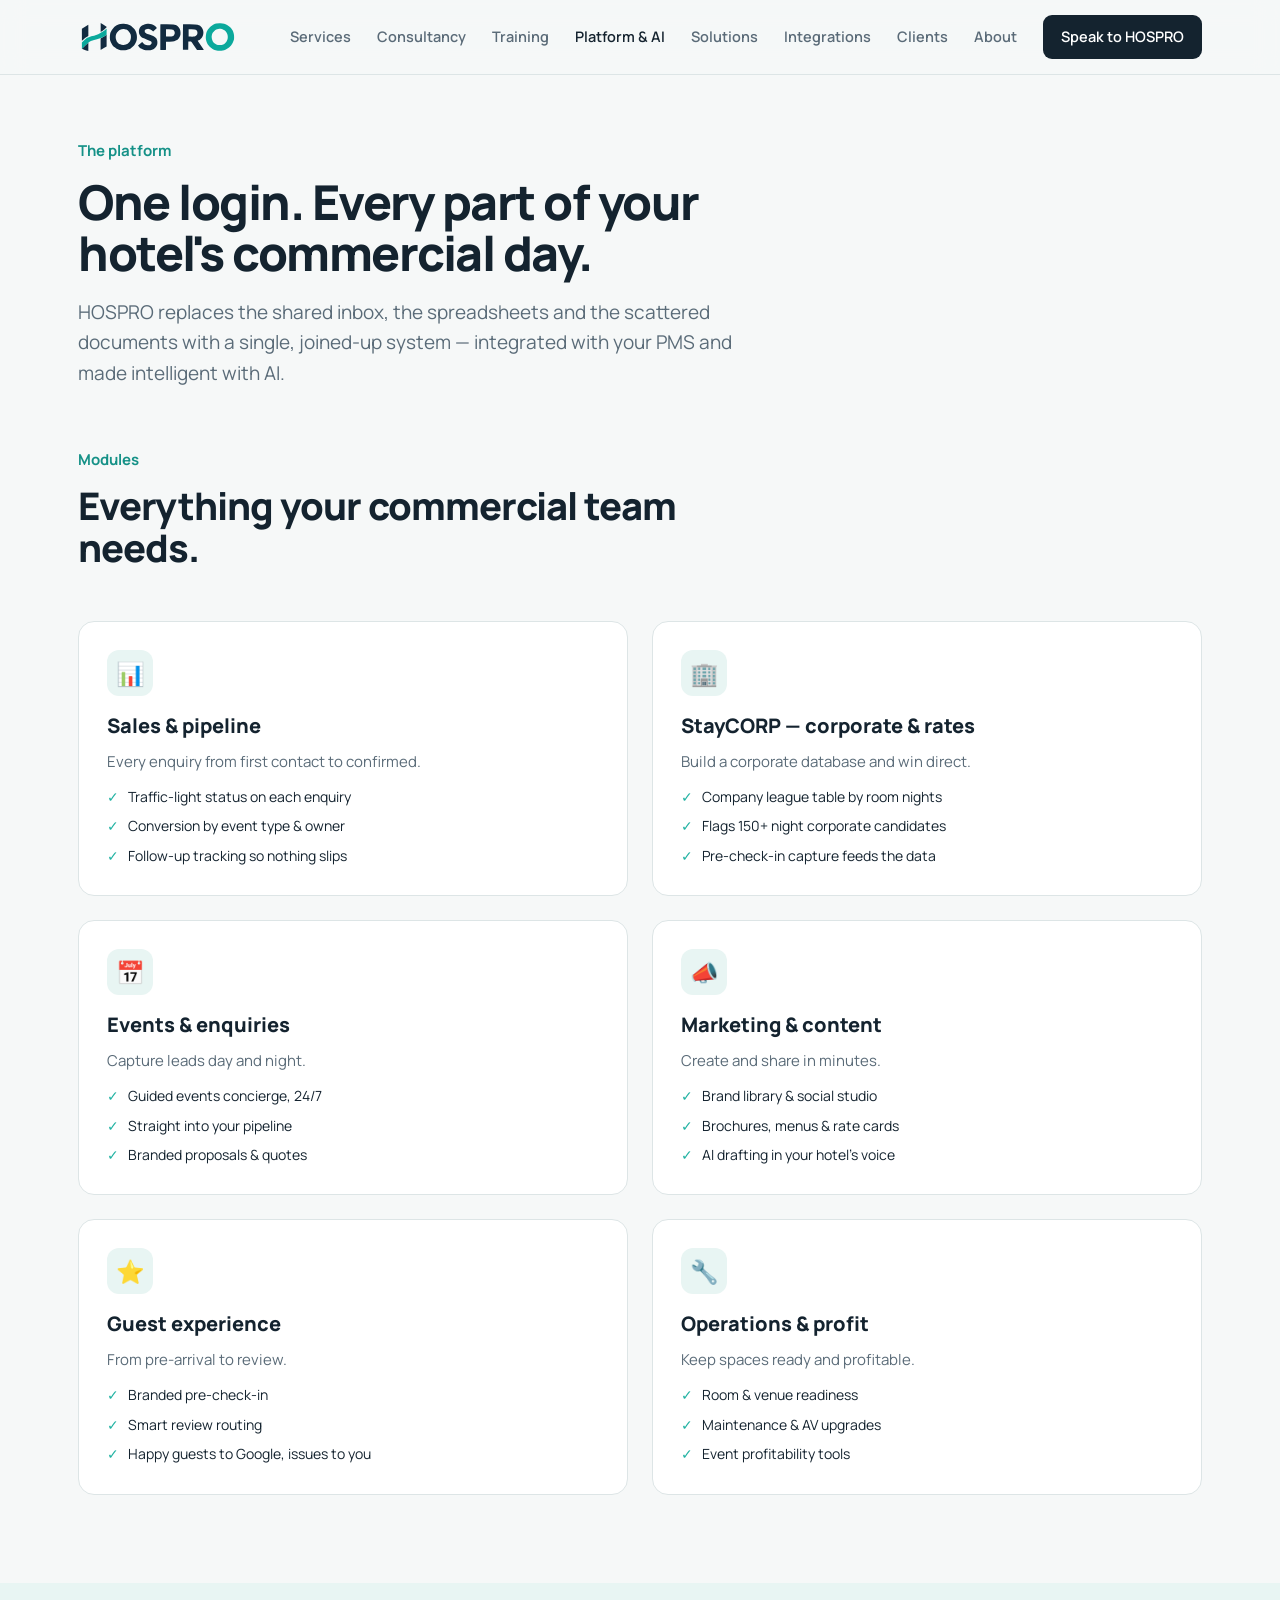
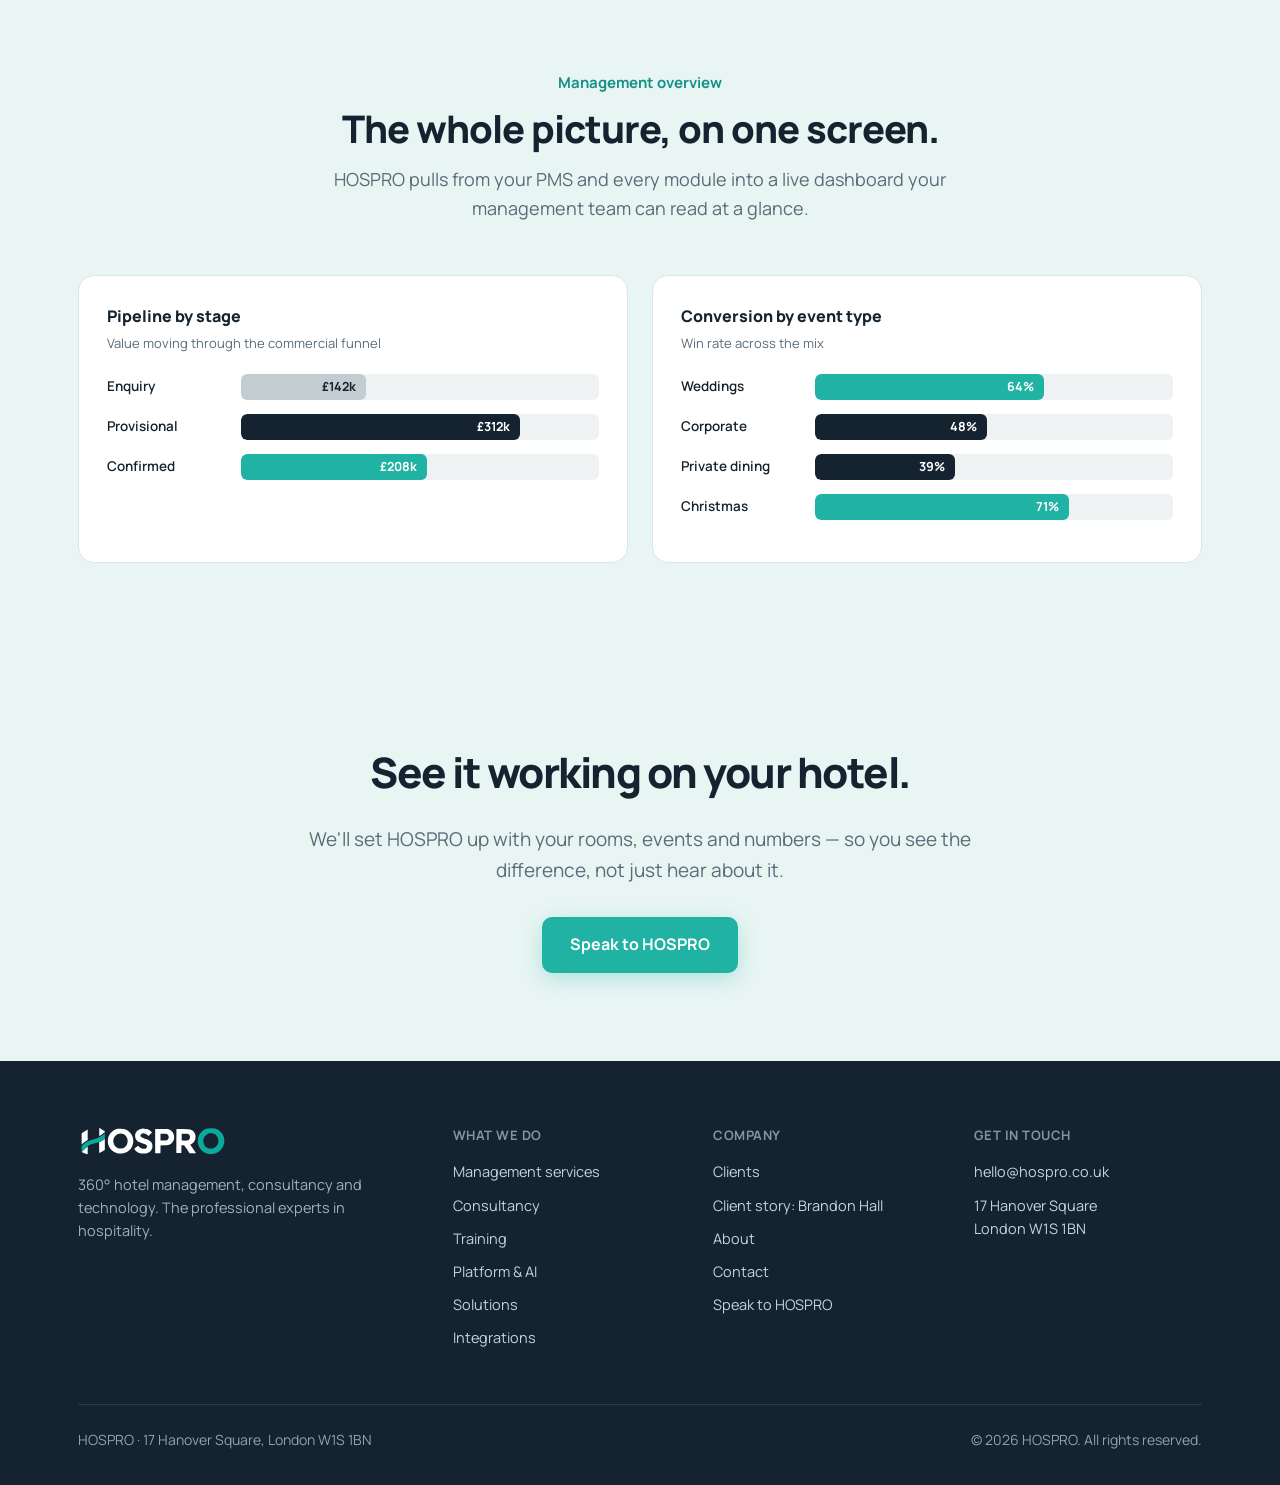
<file: platform.html>
<!DOCTYPE html>
<html lang="en-GB">
<head>
<meta charset="UTF-8"><meta name="viewport" content="width=device-width, initial-scale=1.0">
<title>Hotel Platform &amp; AI Solutions — HOSPRO</title>
<meta name="description" content="The HOSPRO platform and AI solutions: sales, events, corporate rates, marketing, guest experience and operations in one login, integrated with your PMS — built by hoteliers, for hotels.">
<meta property="og:title" content="Hotel Platform &amp; AI Solutions — HOSPRO">
<meta property="og:description" content="The HOSPRO platform and AI solutions: sales, events, corporate rates, marketing, guest experience and operations in one login, integrated with your PMS — built by hoteliers, for hotels.">
<meta property="og:site_name" content="HOSPRO">
<link rel="preconnect" href="https://fonts.googleapis.com"><link rel="preconnect" href="https://fonts.gstatic.com" crossorigin>
<link href="https://fonts.googleapis.com/css2?family=Manrope:wght@400;500;600;700;800&display=swap" rel="stylesheet">
<link rel="stylesheet" href="shared.css">
</head>
<body>
<header><div class="wrap"><nav>
  <a href="index.html" class="logo"><img src="logo-full.svg" alt="HOSPRO"></a>
  <button class="menu-toggle" onclick="document.getElementById('navlinks').classList.toggle('open')">☰</button>
  <div class="nav-links" id="navlinks"><a href="services.html">Services</a><a href="consultancy.html">Consultancy</a><a href="training.html">Training</a><a href="platform.html" class="on">Platform &amp; AI</a><a href="solutions.html">Solutions</a><a href="integrations.html">Integrations</a><a href="customers.html">Clients</a><a href="about.html">About</a><a href="contact.html" class="nav-cta">Speak to HOSPRO</a></div>
</nav></div></header>

<section class="page-hero"><div class="wrap">
  <div class="eyebrow">The platform</div>
  <h1>One login. Every part of your hotel's commercial day.</h1>
  <p>HOSPRO replaces the shared inbox, the spreadsheets and the scattered documents with a single, joined-up system — integrated with your PMS and made intelligent with AI.</p>
</div></section>

<section style="padding-top:20px"><div class="wrap">
  <div class="sec-head"><div class="eyebrow">Modules</div><h2>Everything your commercial team needs.</h2></div>
  <div class="grid-2">
    <div class="card"><div class="ic">📊</div><h3>Sales &amp; pipeline</h3><p>Every enquiry from first contact to confirmed.</p><ul><li>Traffic-light status on each enquiry</li><li>Conversion by event type &amp; owner</li><li>Follow-up tracking so nothing slips</li></ul></div>
    <div class="card"><div class="ic">🏢</div><h3>StayCORP — corporate &amp; rates</h3><p>Build a corporate database and win direct.</p><ul><li>Company league table by room nights</li><li>Flags 150+ night corporate candidates</li><li>Pre-check-in capture feeds the data</li></ul></div>
    <div class="card"><div class="ic">📅</div><h3>Events &amp; enquiries</h3><p>Capture leads day and night.</p><ul><li>Guided events concierge, 24/7</li><li>Straight into your pipeline</li><li>Branded proposals &amp; quotes</li></ul></div>
    <div class="card"><div class="ic">📣</div><h3>Marketing &amp; content</h3><p>Create and share in minutes.</p><ul><li>Brand library &amp; social studio</li><li>Brochures, menus &amp; rate cards</li><li>AI drafting in your hotel's voice</li></ul></div>
    <div class="card"><div class="ic">⭐</div><h3>Guest experience</h3><p>From pre-arrival to review.</p><ul><li>Branded pre-check-in</li><li>Smart review routing</li><li>Happy guests to Google, issues to you</li></ul></div>
    <div class="card"><div class="ic">🔧</div><h3>Operations &amp; profit</h3><p>Keep spaces ready and profitable.</p><ul><li>Room &amp; venue readiness</li><li>Maintenance &amp; AV upgrades</li><li>Event profitability tools</li></ul></div>
  </div>
</div></section>

<section class="wash"><div class="wrap">
  <div class="sec-head center"><div class="eyebrow">Management overview</div><h2>The whole picture, on one screen.</h2><p>HOSPRO pulls from your PMS and every module into a live dashboard your management team can read at a glance.</p></div>
  <div class="grid-2" style="align-items:stretch">
    <div class="chart"><h4>Pipeline by stage</h4><p class="cap">Value moving through the commercial funnel</p>
      <div class="bar-row"><div class="lbl">Enquiry</div><div class="bar-track"><div class="bar-fill grey" style="width:35%">£142k</div></div></div>
      <div class="bar-row"><div class="lbl">Provisional</div><div class="bar-track"><div class="bar-fill navy" style="width:78%">£312k</div></div></div>
      <div class="bar-row"><div class="lbl">Confirmed</div><div class="bar-track"><div class="bar-fill teal" style="width:52%">£208k</div></div></div>
    </div>
    <div class="chart"><h4>Conversion by event type</h4><p class="cap">Win rate across the mix</p>
      <div class="bar-row"><div class="lbl">Weddings</div><div class="bar-track"><div class="bar-fill teal" style="width:64%">64%</div></div></div>
      <div class="bar-row"><div class="lbl">Corporate</div><div class="bar-track"><div class="bar-fill navy" style="width:48%">48%</div></div></div>
      <div class="bar-row"><div class="lbl">Private dining</div><div class="bar-track"><div class="bar-fill navy" style="width:39%">39%</div></div></div>
      <div class="bar-row"><div class="lbl">Christmas</div><div class="bar-track"><div class="bar-fill teal" style="width:71%">71%</div></div></div>
    </div>
  </div>
</div></section>

<section class="final"><div class="wrap"><h2>See it working on your hotel.</h2><p>We'll set HOSPRO up with your rooms, events and numbers — so you see the difference, not just hear about it.</p><a href="contact.html" class="btn-primary">Speak to HOSPRO</a></div></section>

<footer><div class="wrap">
  <div class="foot-grid">
    <div class="foot-brand"><img src="logo-white.svg" alt="HOSPRO"><p>360° hotel management, consultancy and technology. The professional experts in hospitality.</p></div>
    <div class="foot-col"><h5>What we do</h5><a href="services.html">Management services</a><a href="consultancy.html">Consultancy</a><a href="training.html">Training</a><a href="platform.html">Platform &amp; AI</a><a href="solutions.html">Solutions</a><a href="integrations.html">Integrations</a></div>
    <div class="foot-col"><h5>Company</h5><a href="customers.html">Clients</a><a href="case-study-brandon-hall.html">Client story: Brandon Hall</a><a href="about.html">About</a><a href="contact.html">Contact</a><a href="contact.html">Speak to HOSPRO</a></div>
    <div class="foot-col"><h5>Get in touch</h5><a href="mailto:hello@hospro.co.uk">hello@hospro.co.uk</a><a href="#">17 Hanover Square<br>London W1S 1BN</a></div>
  </div>
  <div class="foot-bottom"><div>HOSPRO · 17 Hanover Square, London W1S 1BN</div><div>© 2026 HOSPRO. All rights reserved.</div></div>
</div></footer>
</body></html>
</file>
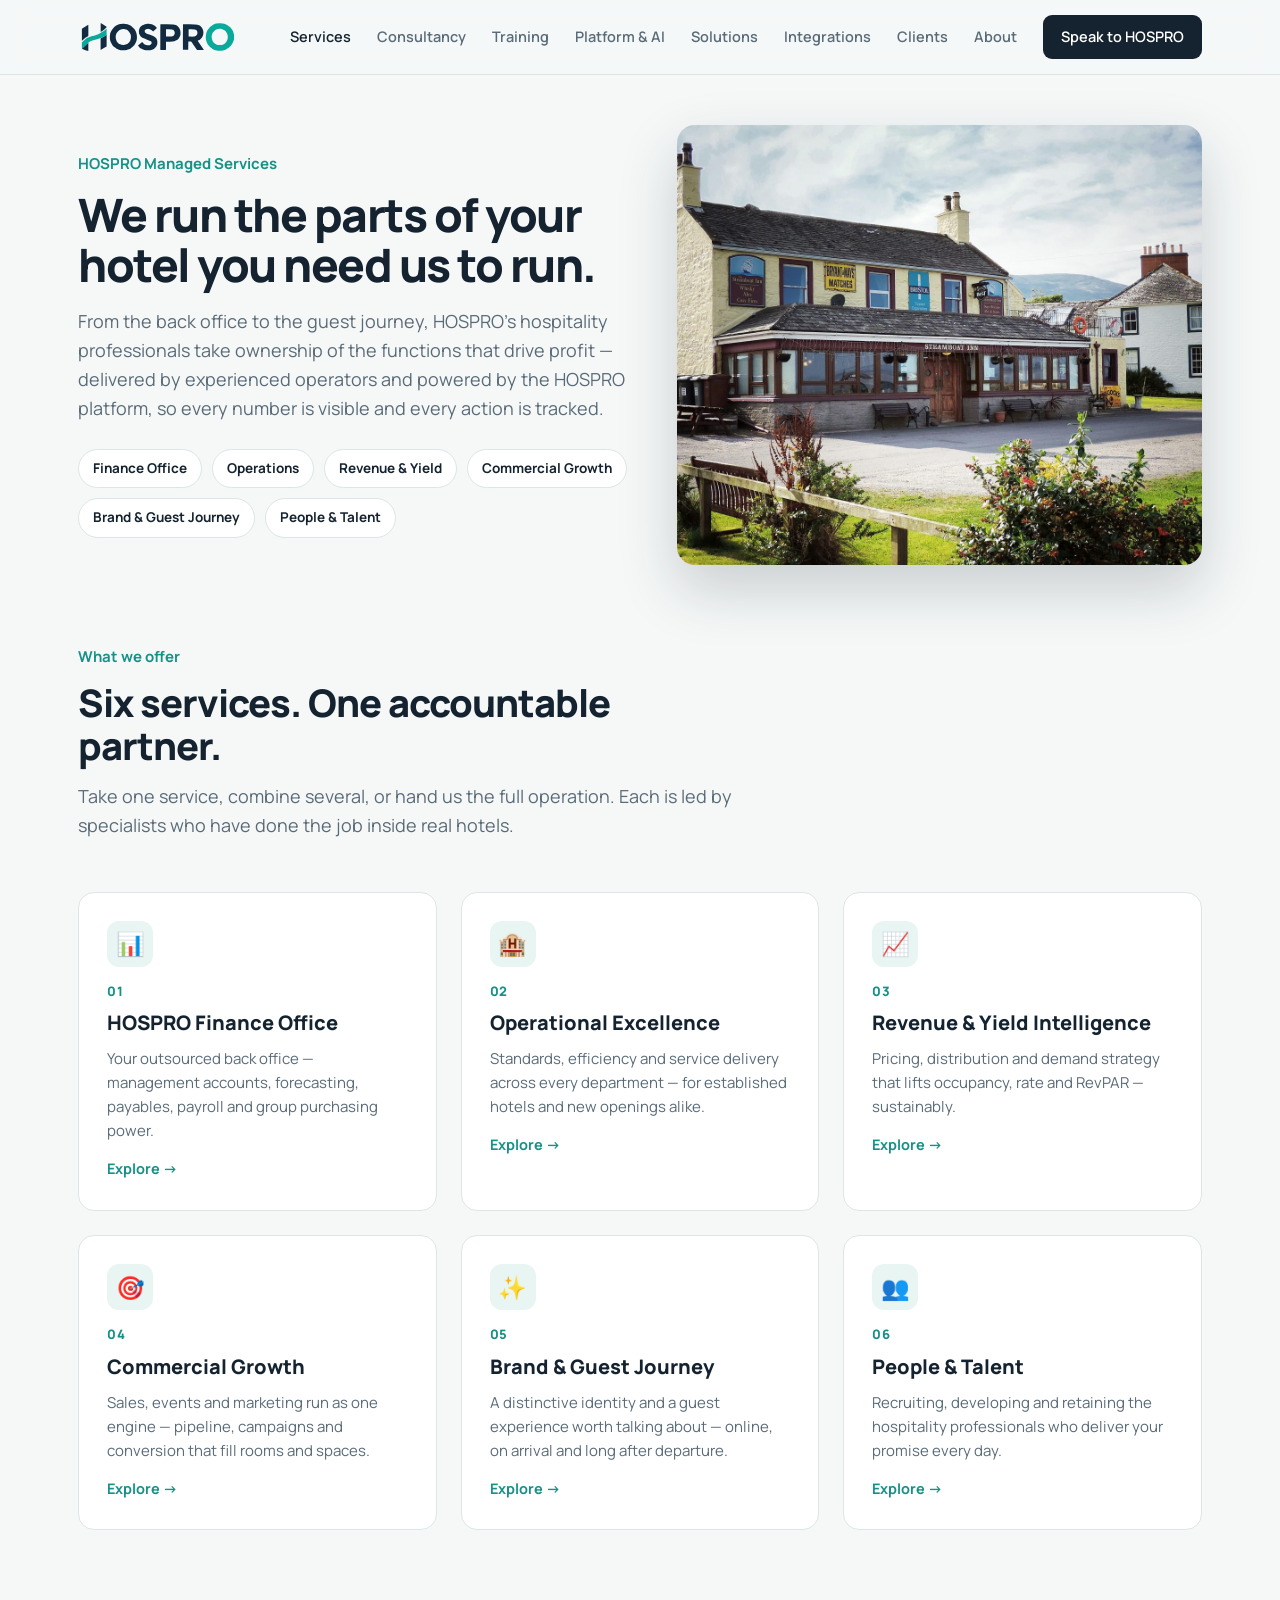
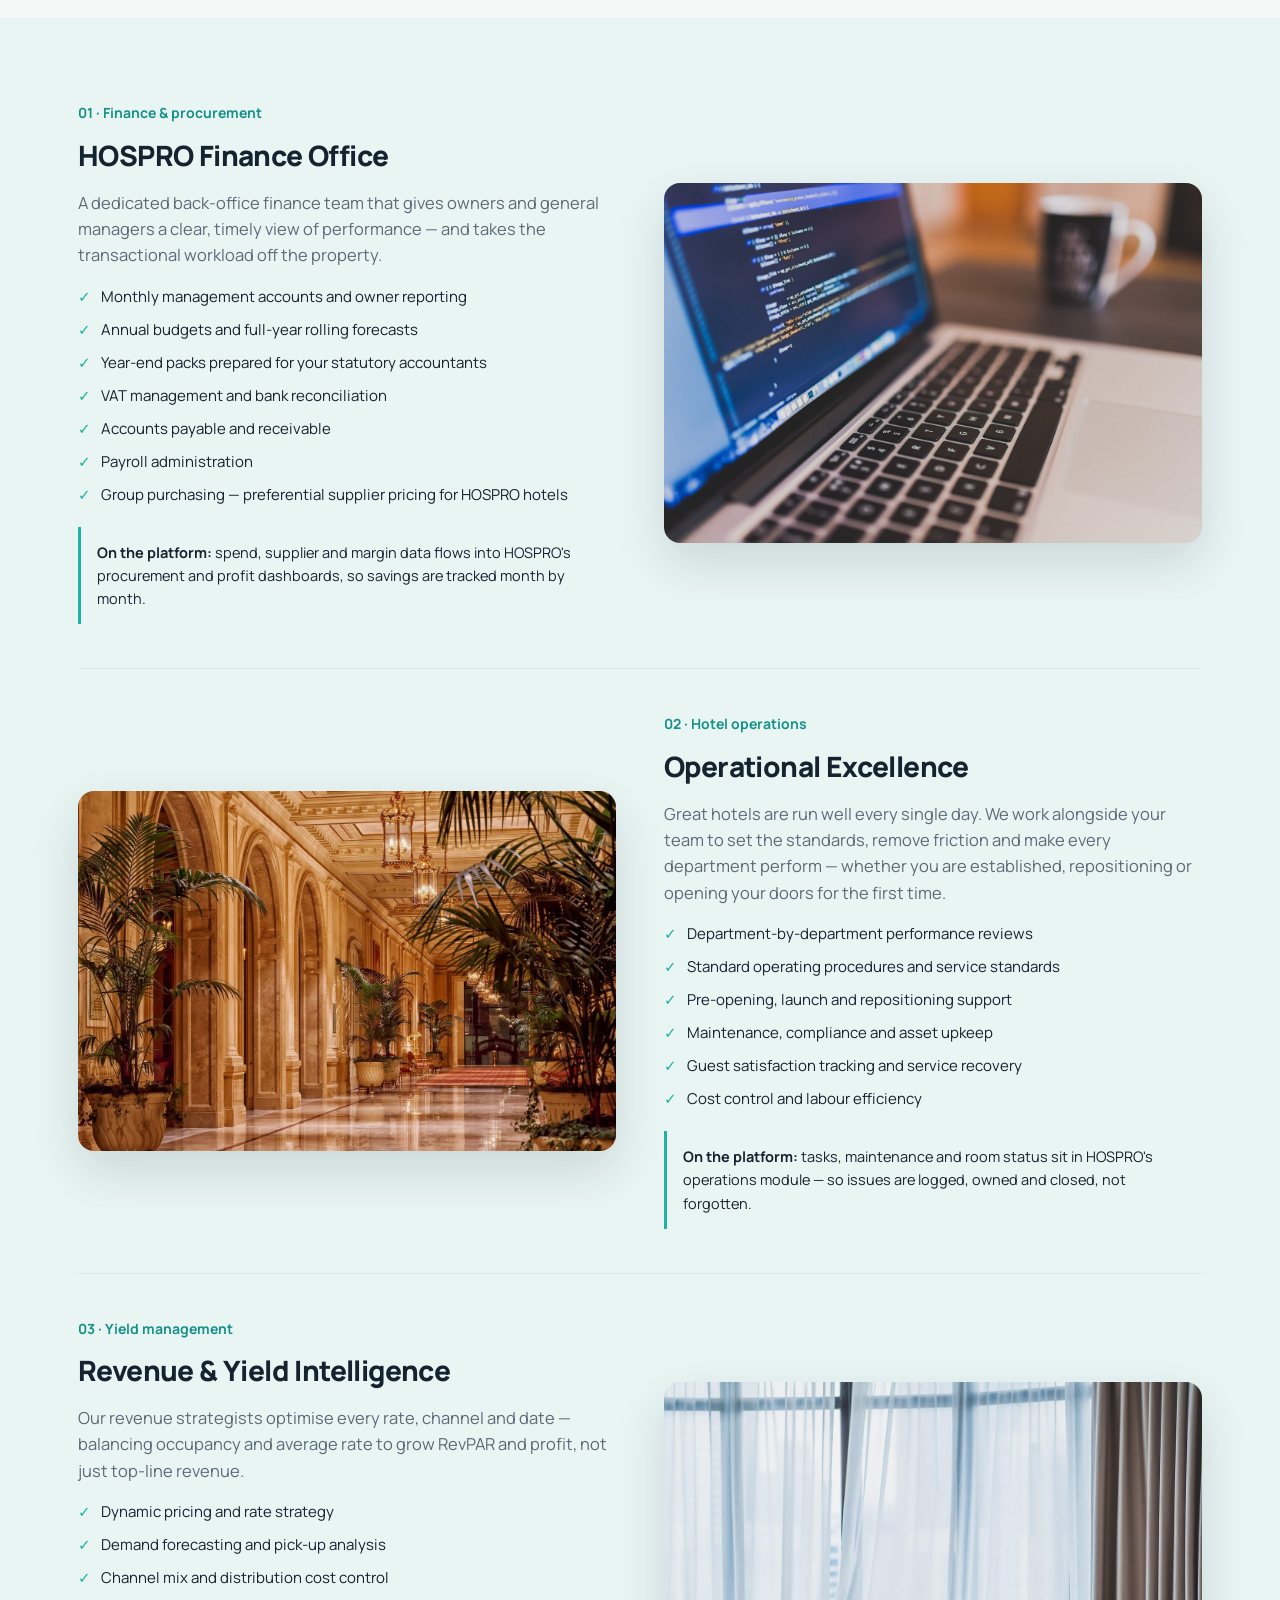
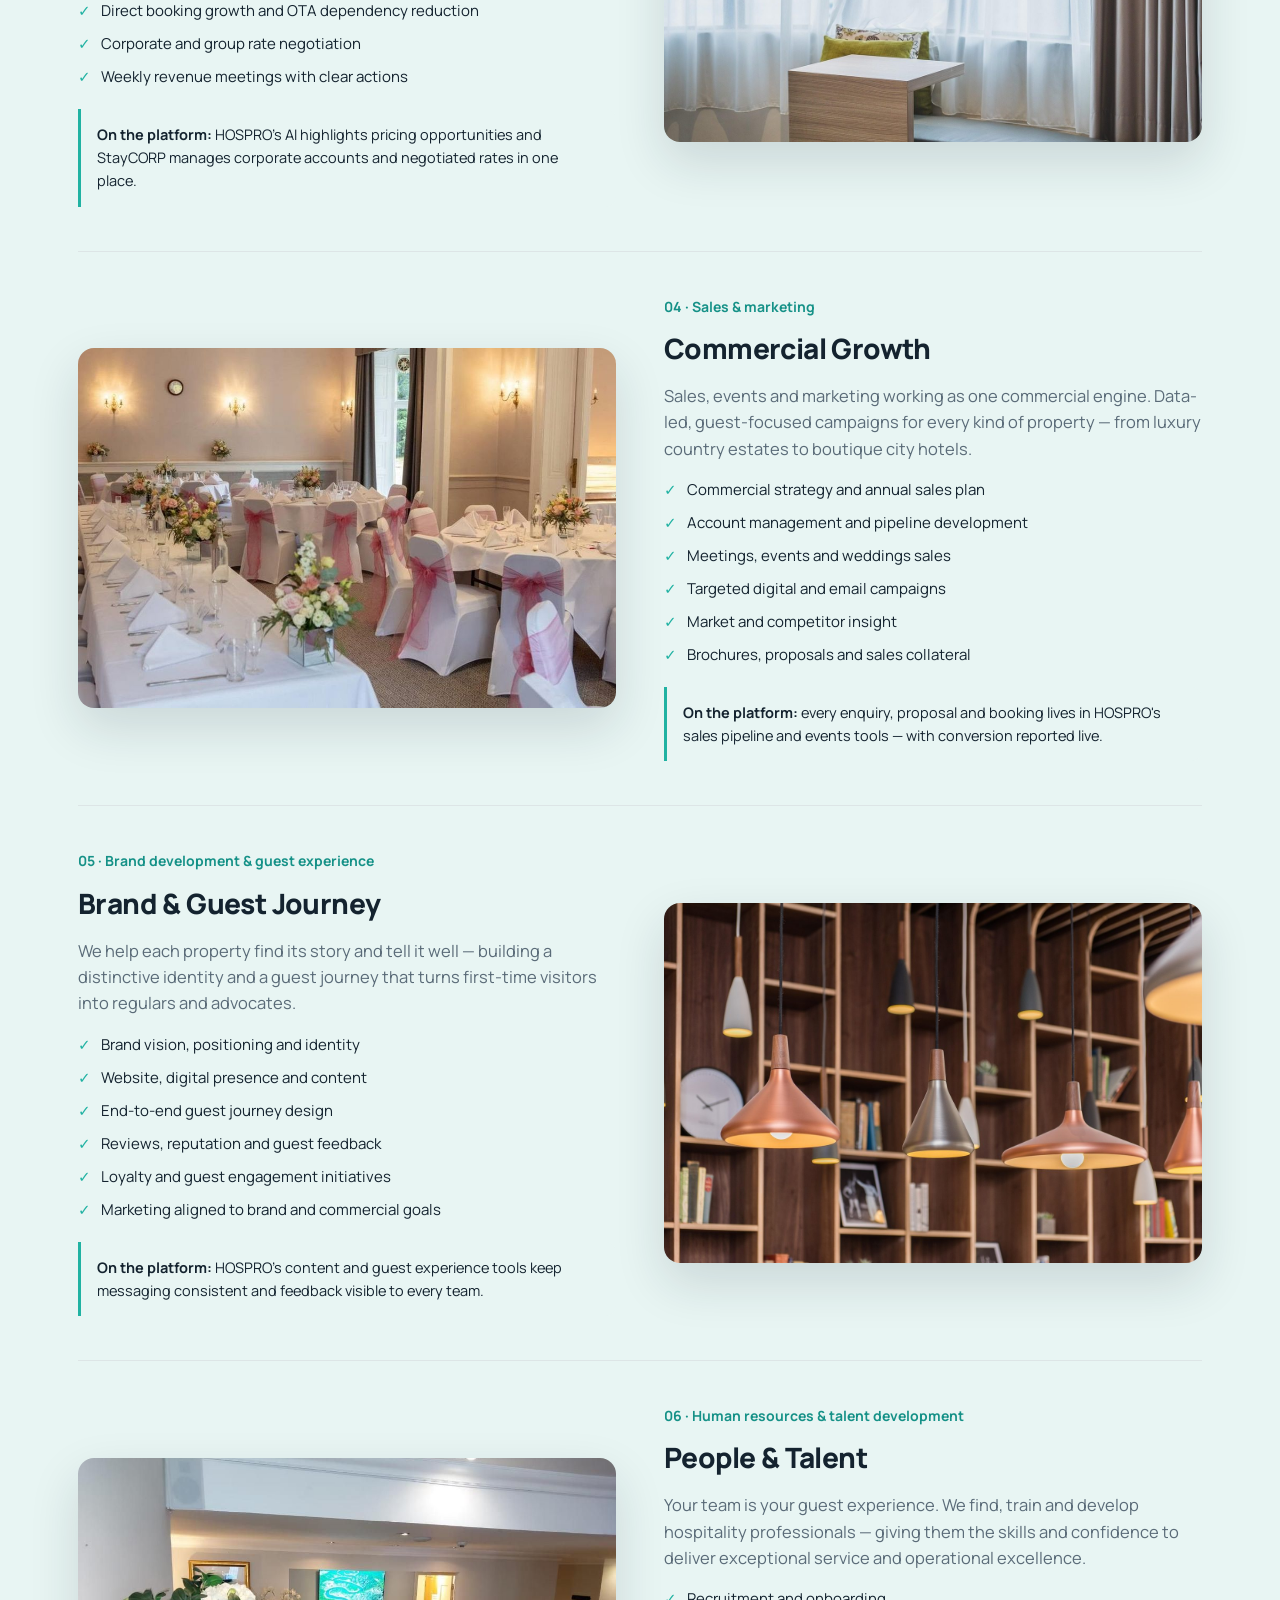
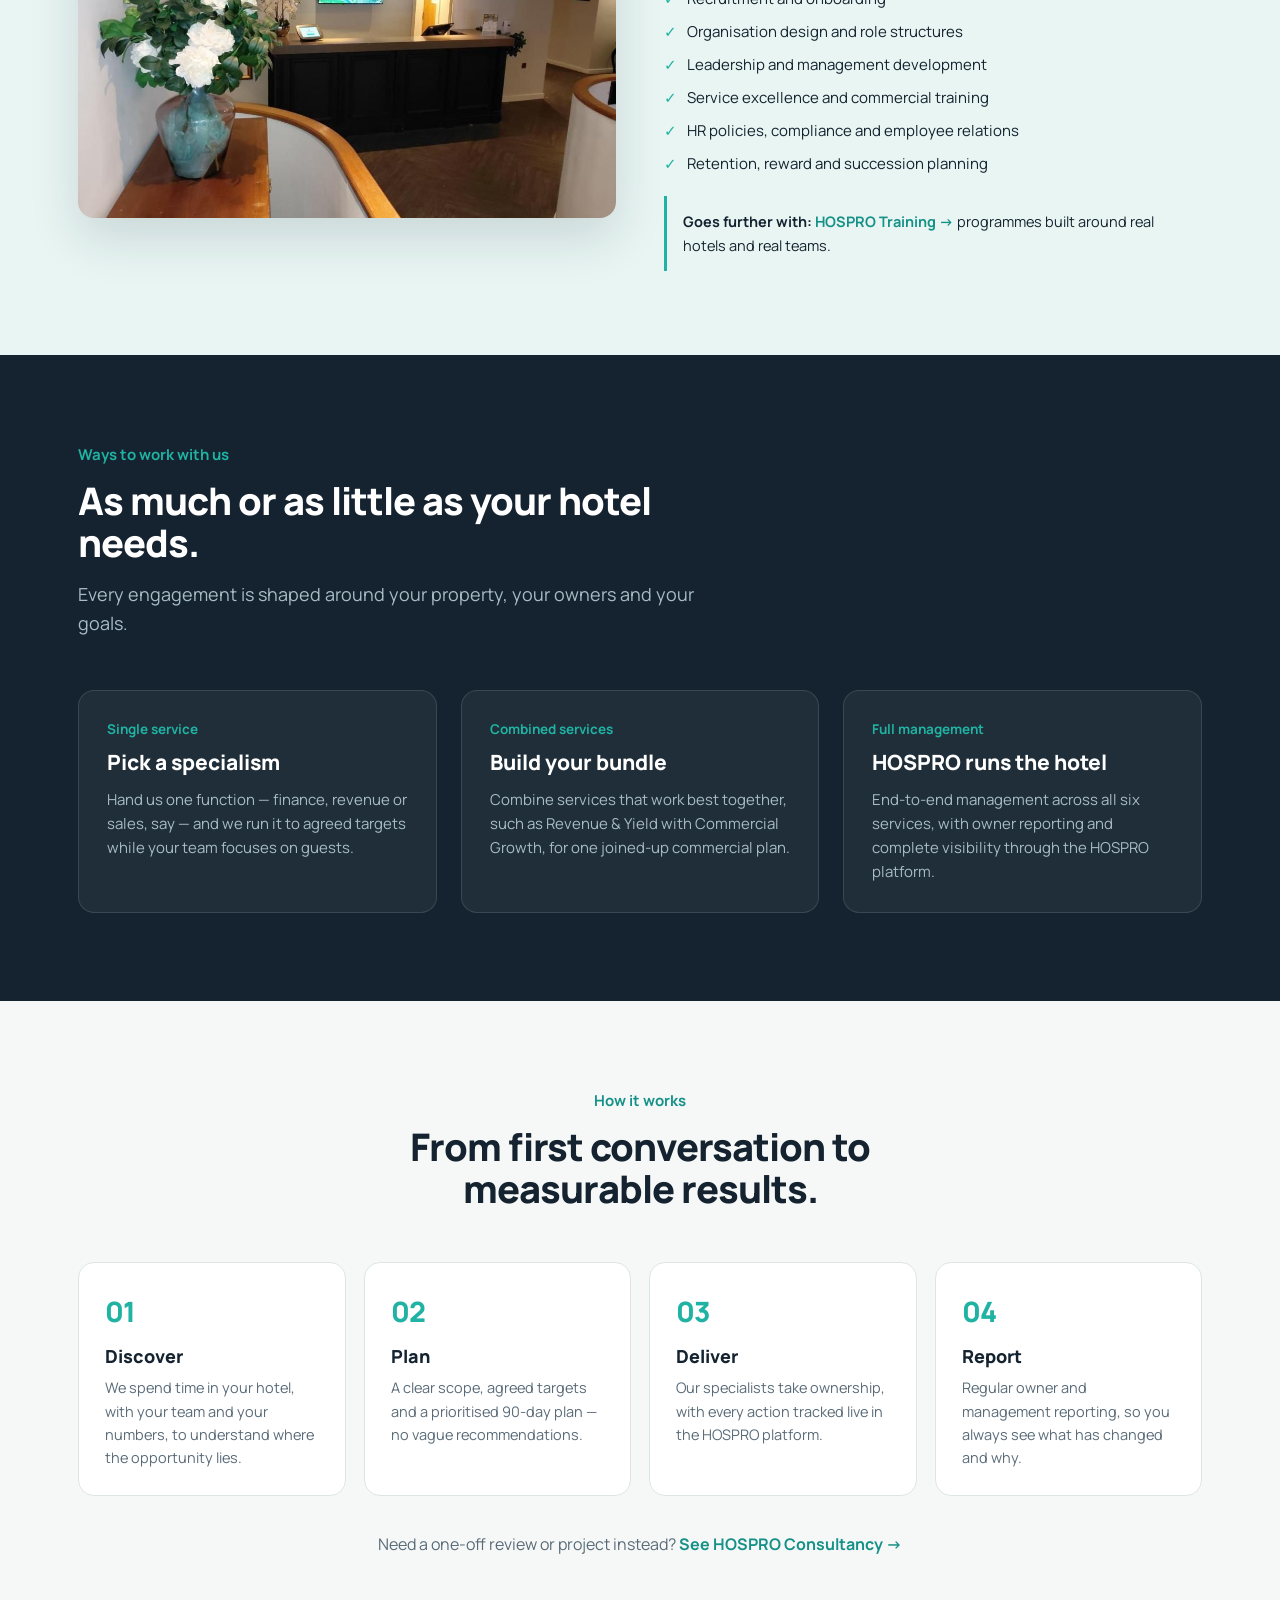
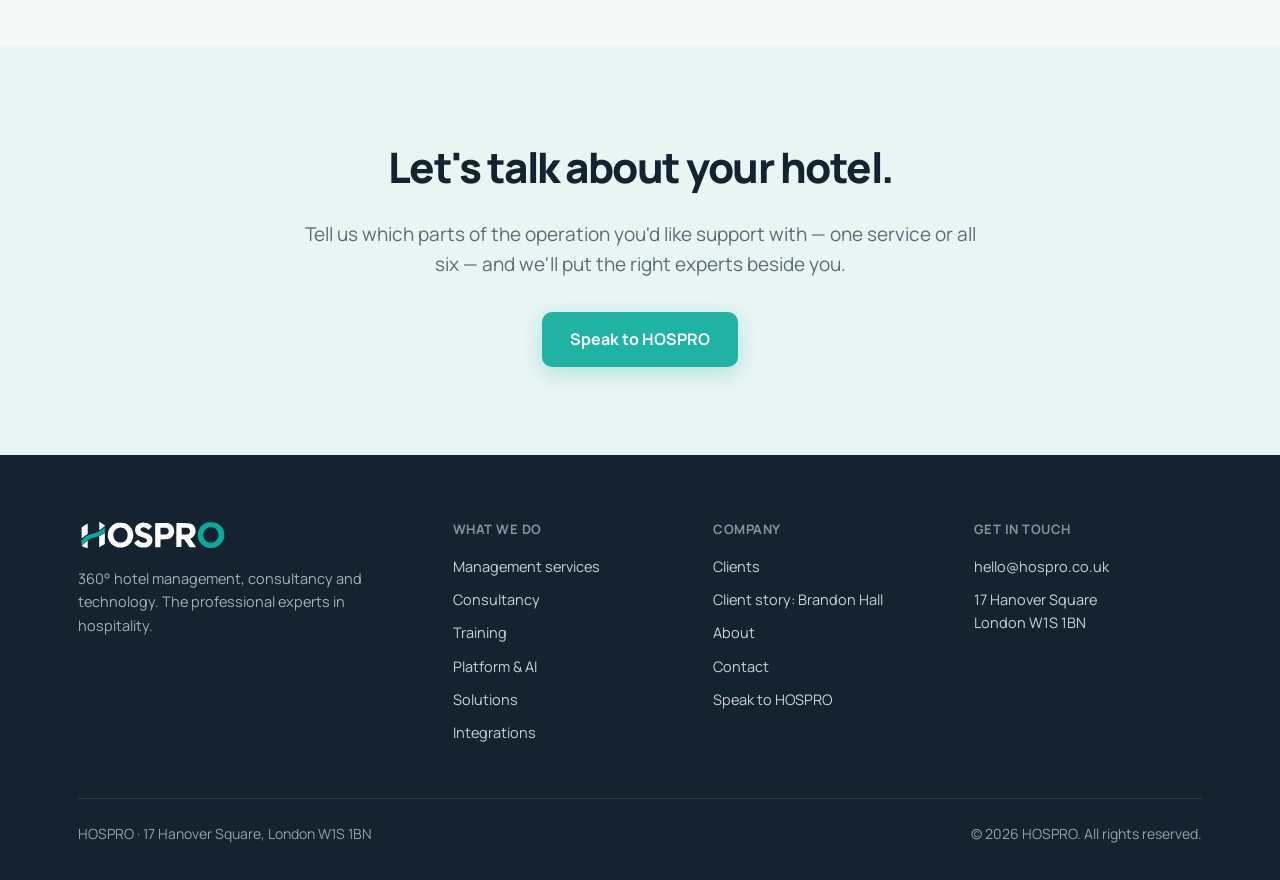
<file: services.html>
<!DOCTYPE html>
<html lang="en-GB">
<head>
<meta charset="UTF-8"><meta name="viewport" content="width=device-width, initial-scale=1.0">
<title>Hotel Management Services — HOSPRO</title>
<meta name="description" content="HOSPRO's 360° hotel management services: finance, operations, revenue and yield, sales and marketing, brand and guest experience, and people — delivered by experienced hoteliers and powered by our own hotel platform.">
<meta property="og:title" content="Hotel Management Services — HOSPRO">
<meta property="og:description" content="HOSPRO's 360° hotel management services: finance, operations, revenue and yield, sales and marketing, brand and guest experience, and people — delivered by experienced hoteliers and powered by our own hotel platform.">
<meta property="og:site_name" content="HOSPRO">
<link rel="preconnect" href="https://fonts.googleapis.com"><link rel="preconnect" href="https://fonts.gstatic.com" crossorigin>
<link href="https://fonts.googleapis.com/css2?family=Manrope:wght@400;500;600;700;800&display=swap" rel="stylesheet">
<link rel="stylesheet" href="shared.css">
<style>
.svc-hero{display:grid;grid-template-columns:1.05fr 1fr;gap:48px;align-items:center;padding:50px 0}
.svc-hero img{border-radius:18px;box-shadow:0 24px 60px rgba(20,35,47,.2);width:100%;height:440px;object-fit:cover}
.svc-hero .eyebrow{color:var(--teal-dk);font-weight:700;font-size:15px;margin-bottom:14px}
.svc-hero h1{font-size:46px;font-weight:800;letter-spacing:-1.5px;line-height:1.08;color:var(--navy)}
.svc-hero p{font-size:18px;color:var(--slate);margin-top:18px}
.svc-jump{display:flex;flex-wrap:wrap;gap:10px;margin-top:26px}
.svc-jump a{font-size:13.5px;font-weight:700;color:var(--navy);background:#fff;border:1px solid var(--line);padding:8px 14px;border-radius:999px;transition:.15s}
.svc-jump a:hover{border-color:var(--teal);color:var(--teal-dk)}
.card .num{font-size:13px;font-weight:800;color:var(--teal-dk);letter-spacing:.5px;margin-bottom:6px}
.card .more{display:inline-block;margin-top:14px;font-weight:700;font-size:14.5px;color:var(--teal-dk)}
.feat{scroll-margin-top:90px}
.feat .plat{margin-top:20px;background:var(--wash);border-left:3px solid var(--teal);border-radius:0 10px 10px 0;padding:14px 16px;font-size:14.5px;color:var(--ink)}
.feat .plat strong{color:var(--navy)}
.model{background:rgba(255,255,255,.05);border:1px solid rgba(255,255,255,.12);border-radius:16px;padding:28px}
.model .tag{color:var(--teal);font-weight:700;font-size:13.5px;margin-bottom:6px}
.model h3{font-size:21px;font-weight:800;color:#fff;margin-bottom:8px}
.model p{color:#a8bcc4;font-size:15px}
.steps{display:grid;grid-template-columns:repeat(4,1fr);gap:18px;counter-reset:s}
.step{background:#fff;border:1px solid var(--line);border-radius:16px;padding:26px;counter-increment:s}
.step::before{content:counter(s,decimal-leading-zero);display:block;font-size:28px;font-weight:800;color:var(--teal);letter-spacing:-1px;margin-bottom:8px}
.step h3{font-size:18px;font-weight:800;color:var(--navy);margin-bottom:6px}
.step p{font-size:14.5px;color:var(--slate)}
@media(max-width:920px){.svc-hero{grid-template-columns:1fr;gap:30px}.svc-hero h1{font-size:34px}.svc-hero img{height:300px}.steps{grid-template-columns:1fr}}
</style>
</head>
<body>
<header><div class="wrap"><nav>
  <a href="index.html" class="logo"><img src="logo-full.svg" alt="HOSPRO"></a>
  <button class="menu-toggle" onclick="document.getElementById('navlinks').classList.toggle('open')">☰</button>
  <div class="nav-links" id="navlinks"><a href="services.html" class="on">Services</a><a href="consultancy.html">Consultancy</a><a href="training.html">Training</a><a href="platform.html">Platform &amp; AI</a><a href="solutions.html">Solutions</a><a href="integrations.html">Integrations</a><a href="customers.html">Clients</a><a href="about.html">About</a><a href="contact.html" class="nav-cta">Speak to HOSPRO</a></div>
</nav></div></header>

<div class="wrap"><div class="svc-hero">
  <div>
    <div class="eyebrow">HOSPRO Managed Services</div>
    <h1>We run the parts of your hotel you need us to run.</h1>
    <p>From the back office to the guest journey, HOSPRO's hospitality professionals take ownership of the functions that drive profit — delivered by experienced operators and powered by the HOSPRO platform, so every number is visible and every action is tracked.</p>
    <div class="svc-jump">
      <a href="#finance">Finance Office</a><a href="#operations">Operations</a><a href="#revenue">Revenue &amp; Yield</a><a href="#commercial">Commercial Growth</a><a href="#brand">Brand &amp; Guest Journey</a><a href="#people">People &amp; Talent</a>
    </div>
  </div>
  <img src="hotel-exterior.jpg" alt="Hotel exterior" loading="lazy">
</div></div>

<section style="padding-top:30px"><div class="wrap">
  <div class="sec-head"><div class="eyebrow">What we offer</div><h2>Six services. One accountable partner.</h2><p>Take one service, combine several, or hand us the full operation. Each is led by specialists who have done the job inside real hotels.</p></div>
  <div class="grid-3">
    <a href="#finance" class="card"><div class="ic">📊</div><div class="num">01</div><h3>HOSPRO Finance Office</h3><p>Your outsourced back office — management accounts, forecasting, payables, payroll and group purchasing power.</p><span class="more">Explore →</span></a>
    <a href="#operations" class="card"><div class="ic">🏨</div><div class="num">02</div><h3>Operational Excellence</h3><p>Standards, efficiency and service delivery across every department — for established hotels and new openings alike.</p><span class="more">Explore →</span></a>
    <a href="#revenue" class="card"><div class="ic">📈</div><div class="num">03</div><h3>Revenue &amp; Yield Intelligence</h3><p>Pricing, distribution and demand strategy that lifts occupancy, rate and RevPAR — sustainably.</p><span class="more">Explore →</span></a>
    <a href="#commercial" class="card"><div class="ic">🎯</div><div class="num">04</div><h3>Commercial Growth</h3><p>Sales, events and marketing run as one engine — pipeline, campaigns and conversion that fill rooms and spaces.</p><span class="more">Explore →</span></a>
    <a href="#brand" class="card"><div class="ic">✨</div><div class="num">05</div><h3>Brand &amp; Guest Journey</h3><p>A distinctive identity and a guest experience worth talking about — online, on arrival and long after departure.</p><span class="more">Explore →</span></a>
    <a href="#people" class="card"><div class="ic">👥</div><div class="num">06</div><h3>People &amp; Talent</h3><p>Recruiting, developing and retaining the hospitality professionals who deliver your promise every day.</p><span class="more">Explore →</span></a>
  </div>
</div></section>

<section class="wash" style="padding-top:40px;padding-bottom:40px"><div class="wrap">

  <div class="feat" id="finance">
    <div>
      <div class="tag">01 · Finance &amp; procurement</div>
      <h3>HOSPRO Finance Office</h3>
      <p>A dedicated back-office finance team that gives owners and general managers a clear, timely view of performance — and takes the transactional workload off the property.</p>
      <ul>
        <li>Monthly management accounts and owner reporting</li>
        <li>Annual budgets and full-year rolling forecasts</li>
        <li>Year-end packs prepared for your statutory accountants</li>
        <li>VAT management and bank reconciliation</li>
        <li>Accounts payable and receivable</li>
        <li>Payroll administration</li>
        <li>Group purchasing — preferential supplier pricing for HOSPRO hotels</li>
      </ul>
      <div class="plat"><strong>On the platform:</strong> spend, supplier and margin data flows into HOSPRO's procurement and profit dashboards, so savings are tracked month by month.</div>
    </div>
    <div class="feat-media"><img src="hotel-tech.jpg" alt="Hotel finance and reporting" loading="lazy"></div>
  </div>

  <div class="feat" id="operations">
    <div>
      <div class="tag">02 · Hotel operations</div>
      <h3>Operational Excellence</h3>
      <p>Great hotels are run well every single day. We work alongside your team to set the standards, remove friction and make every department perform — whether you are established, repositioning or opening your doors for the first time.</p>
      <ul>
        <li>Department-by-department performance reviews</li>
        <li>Standard operating procedures and service standards</li>
        <li>Pre-opening, launch and repositioning support</li>
        <li>Maintenance, compliance and asset upkeep</li>
        <li>Guest satisfaction tracking and service recovery</li>
        <li>Cost control and labour efficiency</li>
      </ul>
      <div class="plat"><strong>On the platform:</strong> tasks, maintenance and room status sit in HOSPRO's operations module — so issues are logged, owned and closed, not forgotten.</div>
    </div>
    <div class="feat-media"><img src="hotel-lobby.jpg" alt="Hotel lobby" loading="lazy"></div>
  </div>

  <div class="feat" id="revenue">
    <div>
      <div class="tag">03 · Yield management</div>
      <h3>Revenue &amp; Yield Intelligence</h3>
      <p>Our revenue strategists optimise every rate, channel and date — balancing occupancy and average rate to grow RevPAR and profit, not just top-line revenue.</p>
      <ul>
        <li>Dynamic pricing and rate strategy</li>
        <li>Demand forecasting and pick-up analysis</li>
        <li>Channel mix and distribution cost control</li>
        <li>Direct booking growth and OTA dependency reduction</li>
        <li>Corporate and group rate negotiation</li>
        <li>Weekly revenue meetings with clear actions</li>
      </ul>
      <div class="plat"><strong>On the platform:</strong> HOSPRO's AI highlights pricing opportunities and StayCORP manages corporate accounts and negotiated rates in one place.</div>
    </div>
    <div class="feat-media"><img src="hotel-room.jpg" alt="Hotel bedroom" loading="lazy"></div>
  </div>

  <div class="feat" id="commercial">
    <div>
      <div class="tag">04 · Sales &amp; marketing</div>
      <h3>Commercial Growth</h3>
      <p>Sales, events and marketing working as one commercial engine. Data-led, guest-focused campaigns for every kind of property — from luxury country estates to boutique city hotels.</p>
      <ul>
        <li>Commercial strategy and annual sales plan</li>
        <li>Account management and pipeline development</li>
        <li>Meetings, events and weddings sales</li>
        <li>Targeted digital and email campaigns</li>
        <li>Market and competitor insight</li>
        <li>Brochures, proposals and sales collateral</li>
      </ul>
      <div class="plat"><strong>On the platform:</strong> every enquiry, proposal and booking lives in HOSPRO's sales pipeline and events tools — with conversion reported live.</div>
    </div>
    <div class="feat-media"><img src="cs-brandon-banquet.jpg" alt="Banqueting event" loading="lazy"></div>
  </div>

  <div class="feat" id="brand">
    <div>
      <div class="tag">05 · Brand development &amp; guest experience</div>
      <h3>Brand &amp; Guest Journey</h3>
      <p>We help each property find its story and tell it well — building a distinctive identity and a guest journey that turns first-time visitors into regulars and advocates.</p>
      <ul>
        <li>Brand vision, positioning and identity</li>
        <li>Website, digital presence and content</li>
        <li>End-to-end guest journey design</li>
        <li>Reviews, reputation and guest feedback</li>
        <li>Loyalty and guest engagement initiatives</li>
        <li>Marketing aligned to brand and commercial goals</li>
      </ul>
      <div class="plat"><strong>On the platform:</strong> HOSPRO's content and guest experience tools keep messaging consistent and feedback visible to every team.</div>
    </div>
    <div class="feat-media"><img src="hotel-lounge.jpg" alt="Hotel lounge" loading="lazy"></div>
  </div>

  <div class="feat" id="people">
    <div>
      <div class="tag">06 · Human resources &amp; talent development</div>
      <h3>People &amp; Talent</h3>
      <p>Your team is your guest experience. We find, train and develop hospitality professionals — giving them the skills and confidence to deliver exceptional service and operational excellence.</p>
      <ul>
        <li>Recruitment and onboarding</li>
        <li>Organisation design and role structures</li>
        <li>Leadership and management development</li>
        <li>Service excellence and commercial training</li>
        <li>HR policies, compliance and employee relations</li>
        <li>Retention, reward and succession planning</li>
      </ul>
      <div class="plat"><strong>Goes further with:</strong> <a href="training.html" style="color:var(--teal-dk);font-weight:700">HOSPRO Training →</a> programmes built around real hotels and real teams.</div>
    </div>
    <div class="feat-media"><img src="cs-brandon-reception.jpg" alt="Hotel reception team" loading="lazy"></div>
  </div>

</div></section>

<section class="band"><div class="wrap">
  <div class="sec-head"><div class="eyebrow">Ways to work with us</div><h2>As much or as little as your hotel needs.</h2><p>Every engagement is shaped around your property, your owners and your goals.</p></div>
  <div class="grid-3">
    <div class="model"><div class="tag">Single service</div><h3>Pick a specialism</h3><p>Hand us one function — finance, revenue or sales, say — and we run it to agreed targets while your team focuses on guests.</p></div>
    <div class="model"><div class="tag">Combined services</div><h3>Build your bundle</h3><p>Combine services that work best together, such as Revenue &amp; Yield with Commercial Growth, for one joined-up commercial plan.</p></div>
    <div class="model"><div class="tag">Full management</div><h3>HOSPRO runs the hotel</h3><p>End-to-end management across all six services, with owner reporting and complete visibility through the HOSPRO platform.</p></div>
  </div>
</div></section>

<section><div class="wrap">
  <div class="sec-head center"><div class="eyebrow">How it works</div><h2>From first conversation to measurable results.</h2></div>
  <div class="steps">
    <div class="step"><h3>Discover</h3><p>We spend time in your hotel, with your team and your numbers, to understand where the opportunity lies.</p></div>
    <div class="step"><h3>Plan</h3><p>A clear scope, agreed targets and a prioritised 90-day plan — no vague recommendations.</p></div>
    <div class="step"><h3>Deliver</h3><p>Our specialists take ownership, with every action tracked live in the HOSPRO platform.</p></div>
    <div class="step"><h3>Report</h3><p>Regular owner and management reporting, so you always see what has changed and why.</p></div>
  </div>
  <p style="text-align:center;margin-top:36px;color:var(--slate)">Need a one-off review or project instead? <a href="consultancy.html" style="color:var(--teal-dk);font-weight:700">See HOSPRO Consultancy →</a></p>
</div></section>

<section class="final"><div class="wrap"><h2>Let's talk about your hotel.</h2><p>Tell us which parts of the operation you'd like support with — one service or all six — and we'll put the right experts beside you.</p><a href="contact.html" class="btn-primary">Speak to HOSPRO</a></div></section>

<footer><div class="wrap">
  <div class="foot-grid">
    <div class="foot-brand"><img src="logo-white.svg" alt="HOSPRO"><p>360° hotel management, consultancy and technology. The professional experts in hospitality.</p></div>
    <div class="foot-col"><h5>What we do</h5><a href="services.html">Management services</a><a href="consultancy.html">Consultancy</a><a href="training.html">Training</a><a href="platform.html">Platform &amp; AI</a><a href="solutions.html">Solutions</a><a href="integrations.html">Integrations</a></div>
    <div class="foot-col"><h5>Company</h5><a href="customers.html">Clients</a><a href="case-study-brandon-hall.html">Client story: Brandon Hall</a><a href="about.html">About</a><a href="contact.html">Contact</a><a href="contact.html">Speak to HOSPRO</a></div>
    <div class="foot-col"><h5>Get in touch</h5><a href="mailto:hello@hospro.co.uk">hello@hospro.co.uk</a><a href="#">17 Hanover Square<br>London W1S 1BN</a></div>
  </div>
  <div class="foot-bottom"><div>HOSPRO · 17 Hanover Square, London W1S 1BN</div><div>© 2026 HOSPRO. All rights reserved.</div></div>
</div></footer>
</body></html>
</file>
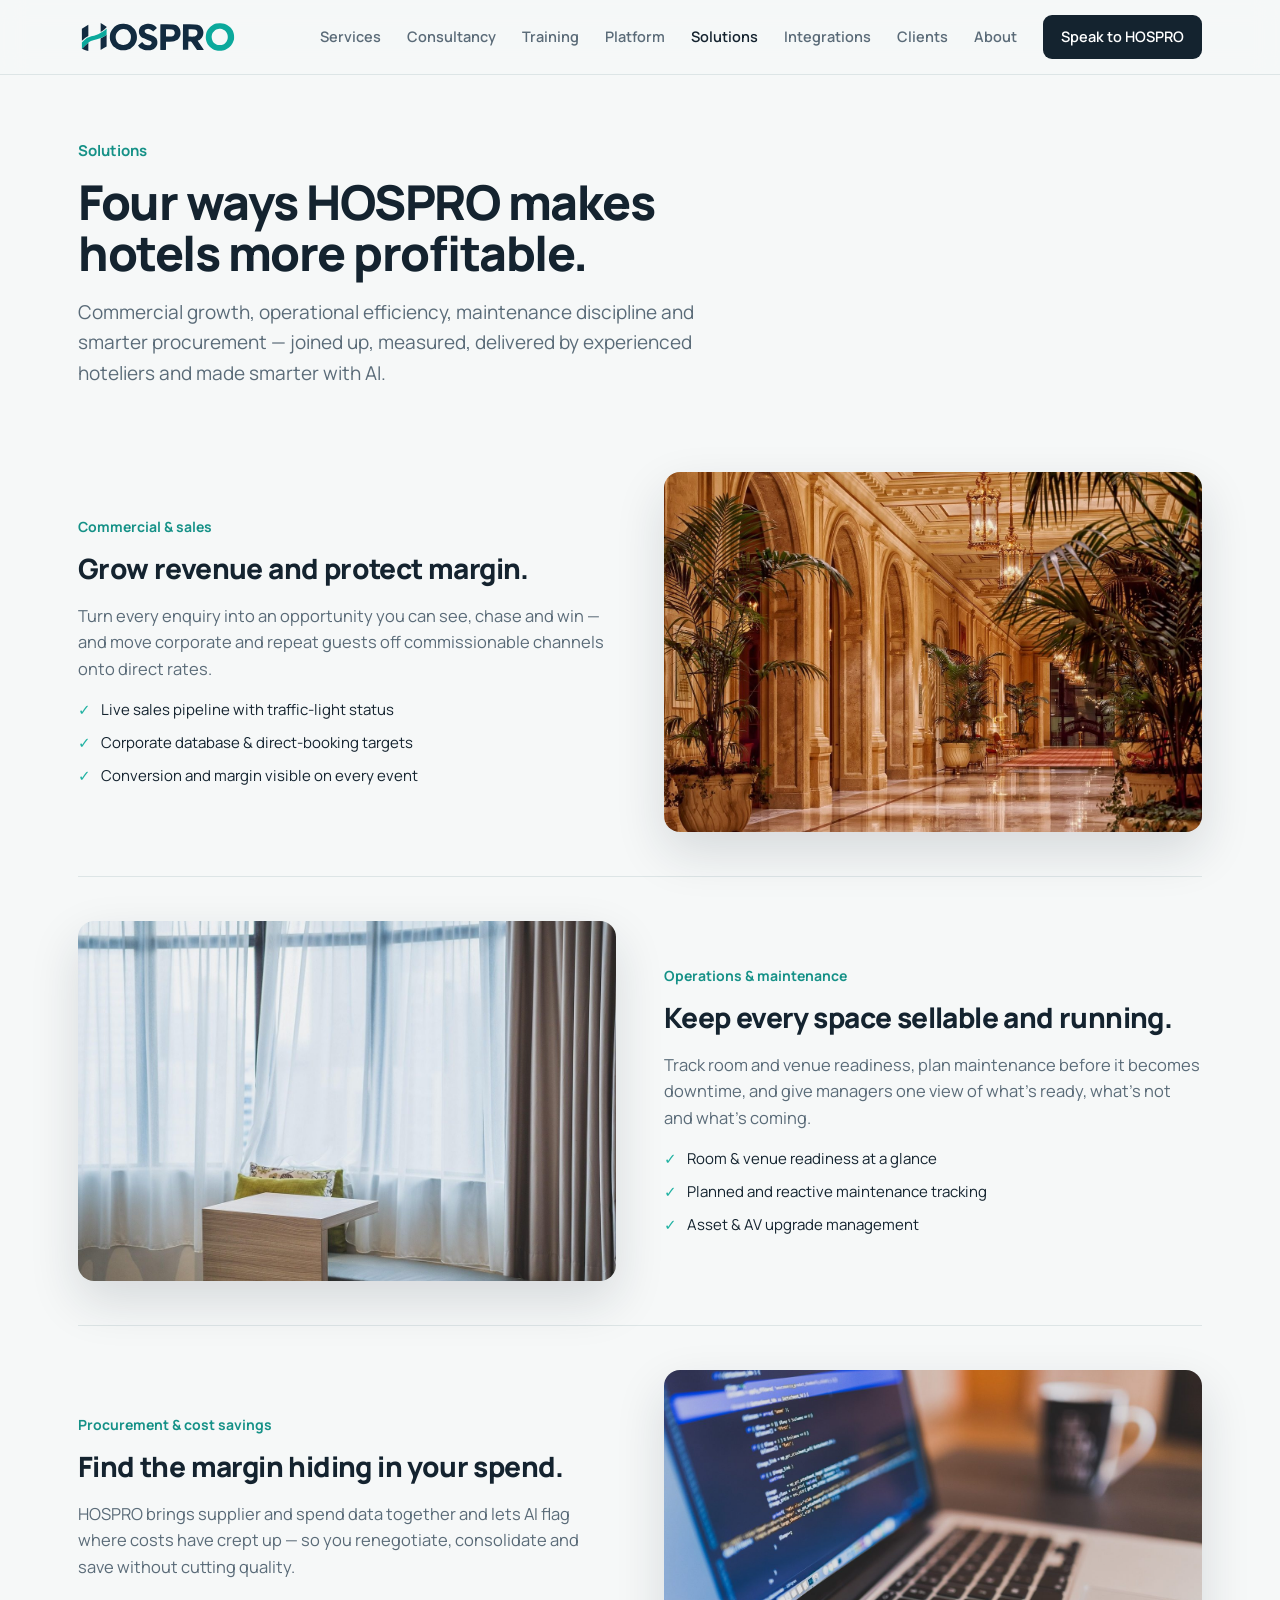
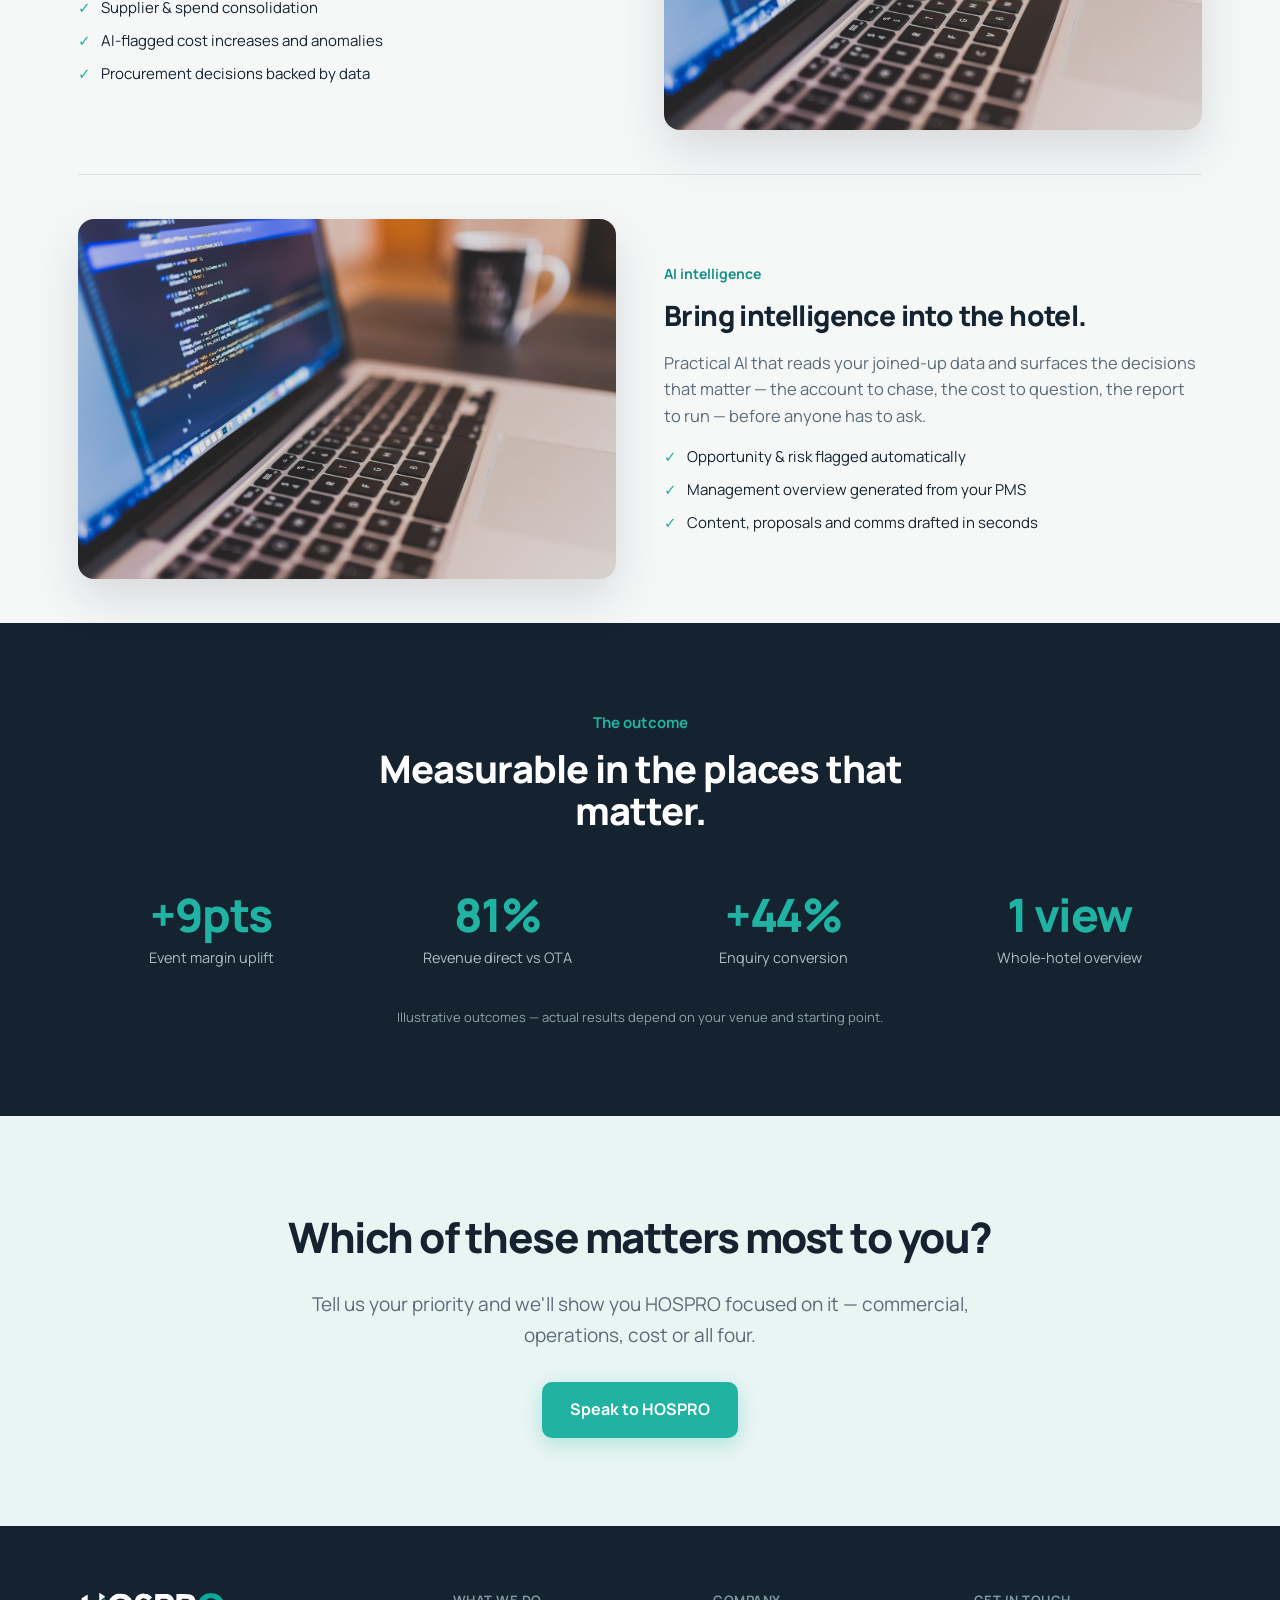
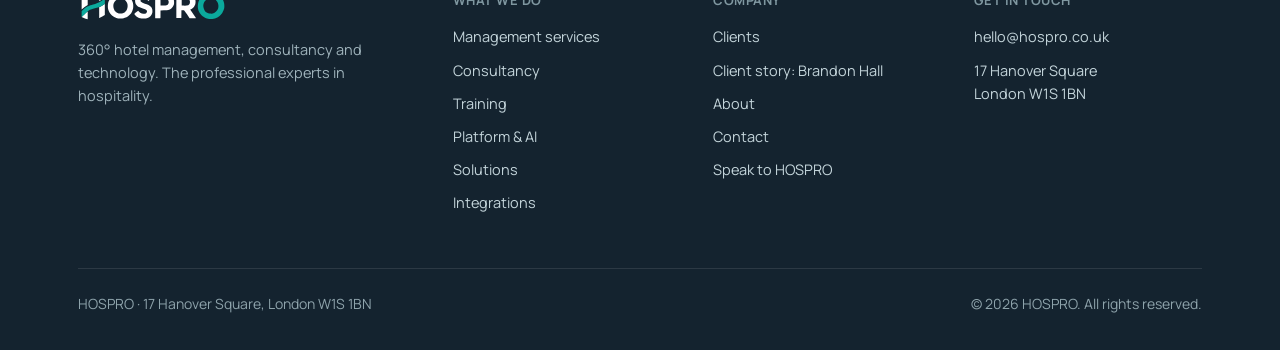
<file: solutions.html>
<!DOCTYPE html>
<html lang="en-GB">
<head>
<meta charset="UTF-8"><meta name="viewport" content="width=device-width, initial-scale=1.0">
<title>How We Make Hotels More Profitable — HOSPRO</title>
<meta name="description" content="How HOSPRO makes hotels more profitable: growing revenue and margin, keeping every space running, finding savings in spend and bringing practical AI into the hotel.">
<meta property="og:title" content="How We Make Hotels More Profitable — HOSPRO">
<meta property="og:description" content="How HOSPRO makes hotels more profitable: growing revenue and margin, keeping every space running, finding savings in spend and bringing practical AI into the hotel.">
<meta property="og:site_name" content="HOSPRO">
<link rel="preconnect" href="https://fonts.googleapis.com"><link rel="preconnect" href="https://fonts.gstatic.com" crossorigin>
<link href="https://fonts.googleapis.com/css2?family=Manrope:wght@400;500;600;700;800&display=swap" rel="stylesheet">
<link rel="stylesheet" href="shared.css">
</head>
<body>
<header><div class="wrap"><nav>
  <a href="index.html" class="logo"><img src="logo-full.svg" alt="HOSPRO"></a>
  <button class="menu-toggle" onclick="document.getElementById('navlinks').classList.toggle('open')">☰</button>
  <div class="nav-links" id="navlinks"><a href="services.html">Services</a><a href="consultancy.html">Consultancy</a><a href="training.html">Training</a><a href="platform.html">Platform</a><a href="solutions.html" class="on">Solutions</a><a href="integrations.html">Integrations</a><a href="customers.html">Clients</a><a href="about.html">About</a><a href="contact.html" class="nav-cta">Speak to HOSPRO</a></div>
</nav></div></header>

<section class="page-hero"><div class="wrap">
  <div class="eyebrow">Solutions</div>
  <h1>Four ways HOSPRO makes hotels more profitable.</h1>
  <p>Commercial growth, operational efficiency, maintenance discipline and smarter procurement — joined up, measured, delivered by experienced hoteliers and made smarter with AI.</p>
</div></section>

<div class="wrap">
  <div class="feat"><div><div class="tag">Commercial &amp; sales</div><h3>Grow revenue and protect margin.</h3><p>Turn every enquiry into an opportunity you can see, chase and win — and move corporate and repeat guests off commissionable channels onto direct rates.</p><ul><li>Live sales pipeline with traffic-light status</li><li>Corporate database &amp; direct-booking targets</li><li>Conversion and margin visible on every event</li></ul></div><div class="feat-media"><img src="hotel-lobby.jpg" alt="Commercial team" loading="lazy"></div></div>

  <div class="feat"><div><div class="tag">Operations &amp; maintenance</div><h3>Keep every space sellable and running.</h3><p>Track room and venue readiness, plan maintenance before it becomes downtime, and give managers one view of what's ready, what's not and what's coming.</p><ul><li>Room &amp; venue readiness at a glance</li><li>Planned and reactive maintenance tracking</li><li>Asset &amp; AV upgrade management</li></ul></div><div class="feat-media"><img src="hotel-room.jpg" alt="Hotel operations" loading="lazy"></div></div>

  <div class="feat"><div><div class="tag">Procurement &amp; cost savings</div><h3>Find the margin hiding in your spend.</h3><p>HOSPRO brings supplier and spend data together and lets AI flag where costs have crept up — so you renegotiate, consolidate and save without cutting quality.</p><ul><li>Supplier &amp; spend consolidation</li><li>AI-flagged cost increases and anomalies</li><li>Procurement decisions backed by data</li></ul></div><div class="feat-media"><img src="hotel-tech.jpg" alt="Procurement analysis" loading="lazy"></div></div>

  <div class="feat"><div><div class="tag">AI intelligence</div><h3>Bring intelligence into the hotel.</h3><p>Practical AI that reads your joined-up data and surfaces the decisions that matter — the account to chase, the cost to question, the report to run — before anyone has to ask.</p><ul><li>Opportunity &amp; risk flagged automatically</li><li>Management overview generated from your PMS</li><li>Content, proposals and comms drafted in seconds</li></ul></div><div class="feat-media"><img src="hotel-tech.jpg" alt="AI intelligence" loading="lazy"></div></div>
</div>

<section class="band"><div class="wrap">
  <div class="sec-head center"><div class="eyebrow">The outcome</div><h2>Measurable in the places that matter.</h2></div>
  <div class="stats">
    <div class="stat"><div class="n">+9pts</div><div class="l">Event margin uplift</div></div>
    <div class="stat"><div class="n">81%</div><div class="l">Revenue direct vs OTA</div></div>
    <div class="stat"><div class="n">+44%</div><div class="l">Enquiry conversion</div></div>
    <div class="stat"><div class="n">1 view</div><div class="l">Whole-hotel overview</div></div>
  </div>
  <p style="text-align:center;color:#8ea3ab;font-size:13px;margin-top:30px">Illustrative outcomes — actual results depend on your venue and starting point.</p>
</div></section>

<section class="final"><div class="wrap"><h2>Which of these matters most to you?</h2><p>Tell us your priority and we'll show you HOSPRO focused on it — commercial, operations, cost or all four.</p><a href="contact.html" class="btn-primary">Speak to HOSPRO</a></div></section>

<footer><div class="wrap">
  <div class="foot-grid">
    <div class="foot-brand"><img src="logo-white.svg" alt="HOSPRO"><p>360° hotel management, consultancy and technology. The professional experts in hospitality.</p></div>
    <div class="foot-col"><h5>What we do</h5><a href="services.html">Management services</a><a href="consultancy.html">Consultancy</a><a href="training.html">Training</a><a href="platform.html">Platform &amp; AI</a><a href="solutions.html">Solutions</a><a href="integrations.html">Integrations</a></div>
    <div class="foot-col"><h5>Company</h5><a href="customers.html">Clients</a><a href="case-study-brandon-hall.html">Client story: Brandon Hall</a><a href="about.html">About</a><a href="contact.html">Contact</a><a href="contact.html">Speak to HOSPRO</a></div>
    <div class="foot-col"><h5>Get in touch</h5><a href="mailto:hello@hospro.co.uk">hello@hospro.co.uk</a><a href="#">17 Hanover Square<br>London W1S 1BN</a></div>
  </div>
  <div class="foot-bottom"><div>HOSPRO · 17 Hanover Square, London W1S 1BN</div><div>© 2026 HOSPRO. All rights reserved.</div></div>
</div></footer>
</body></html>
</file>
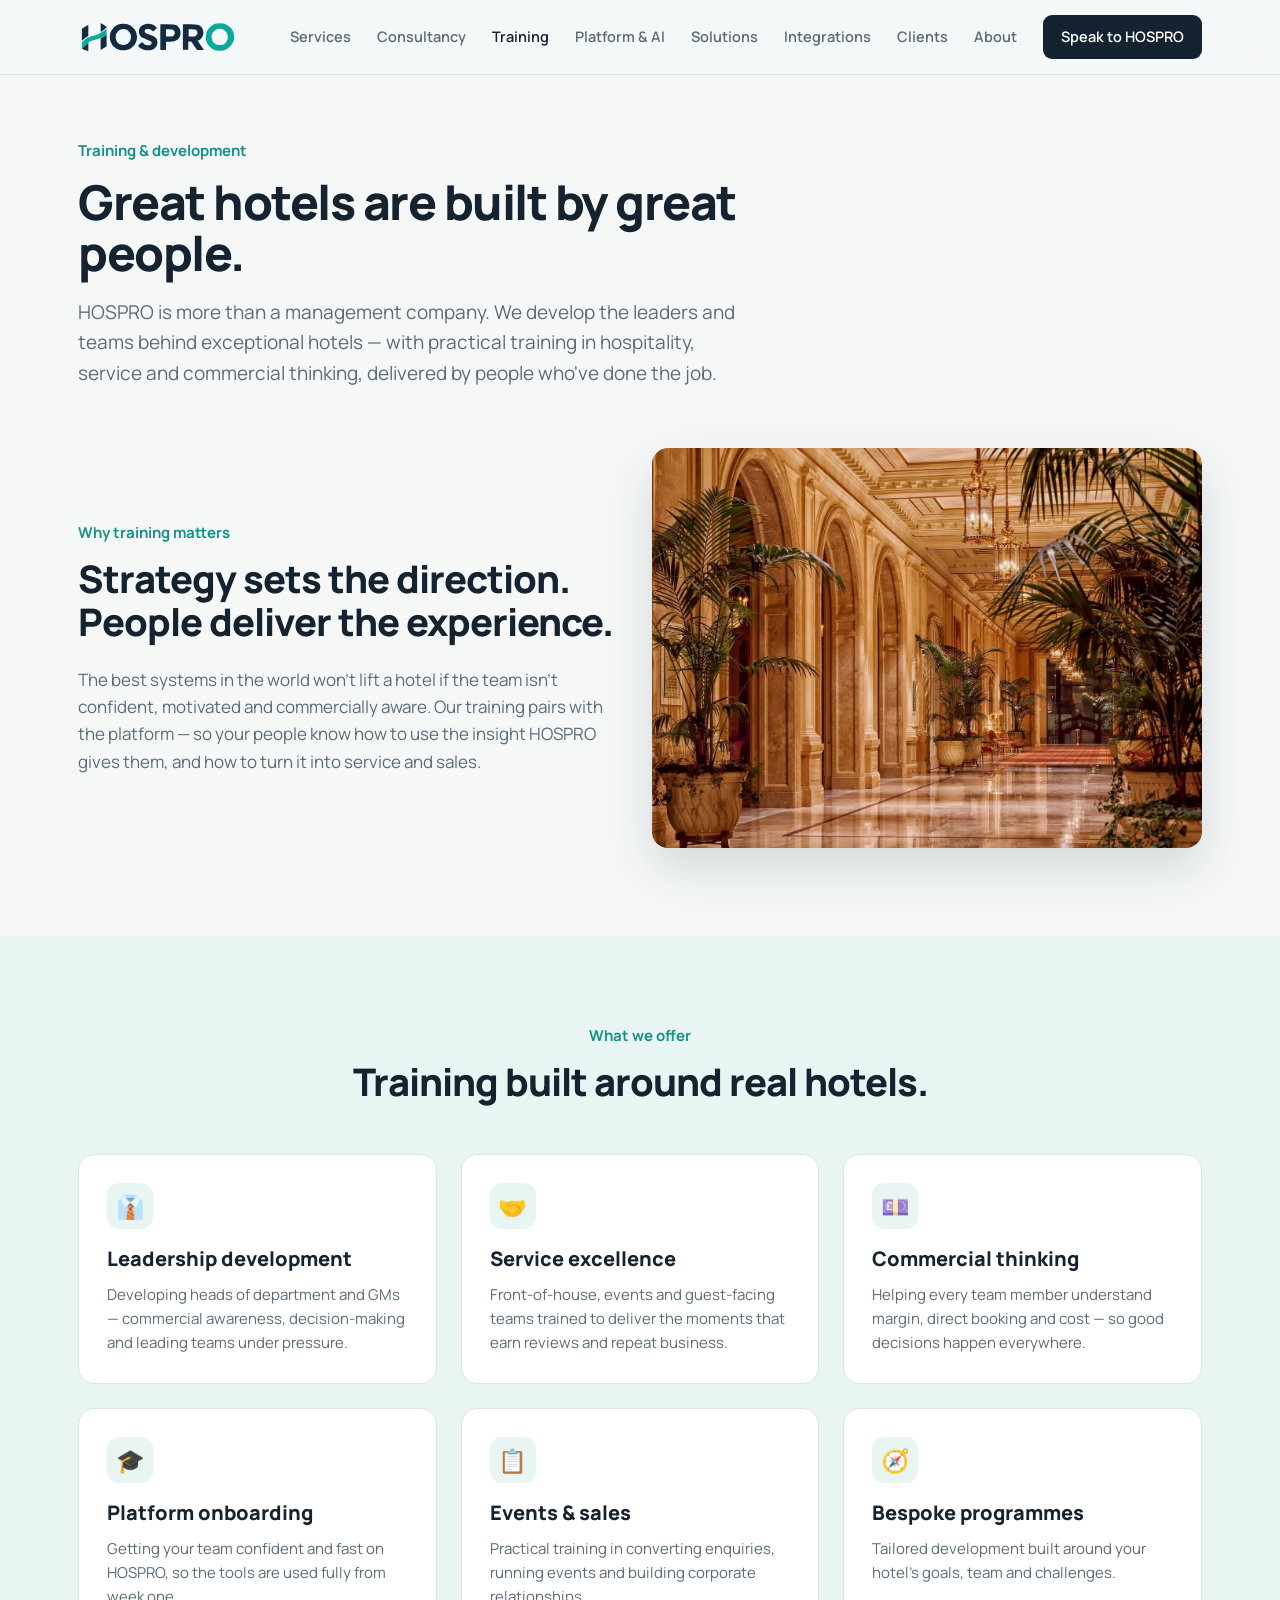
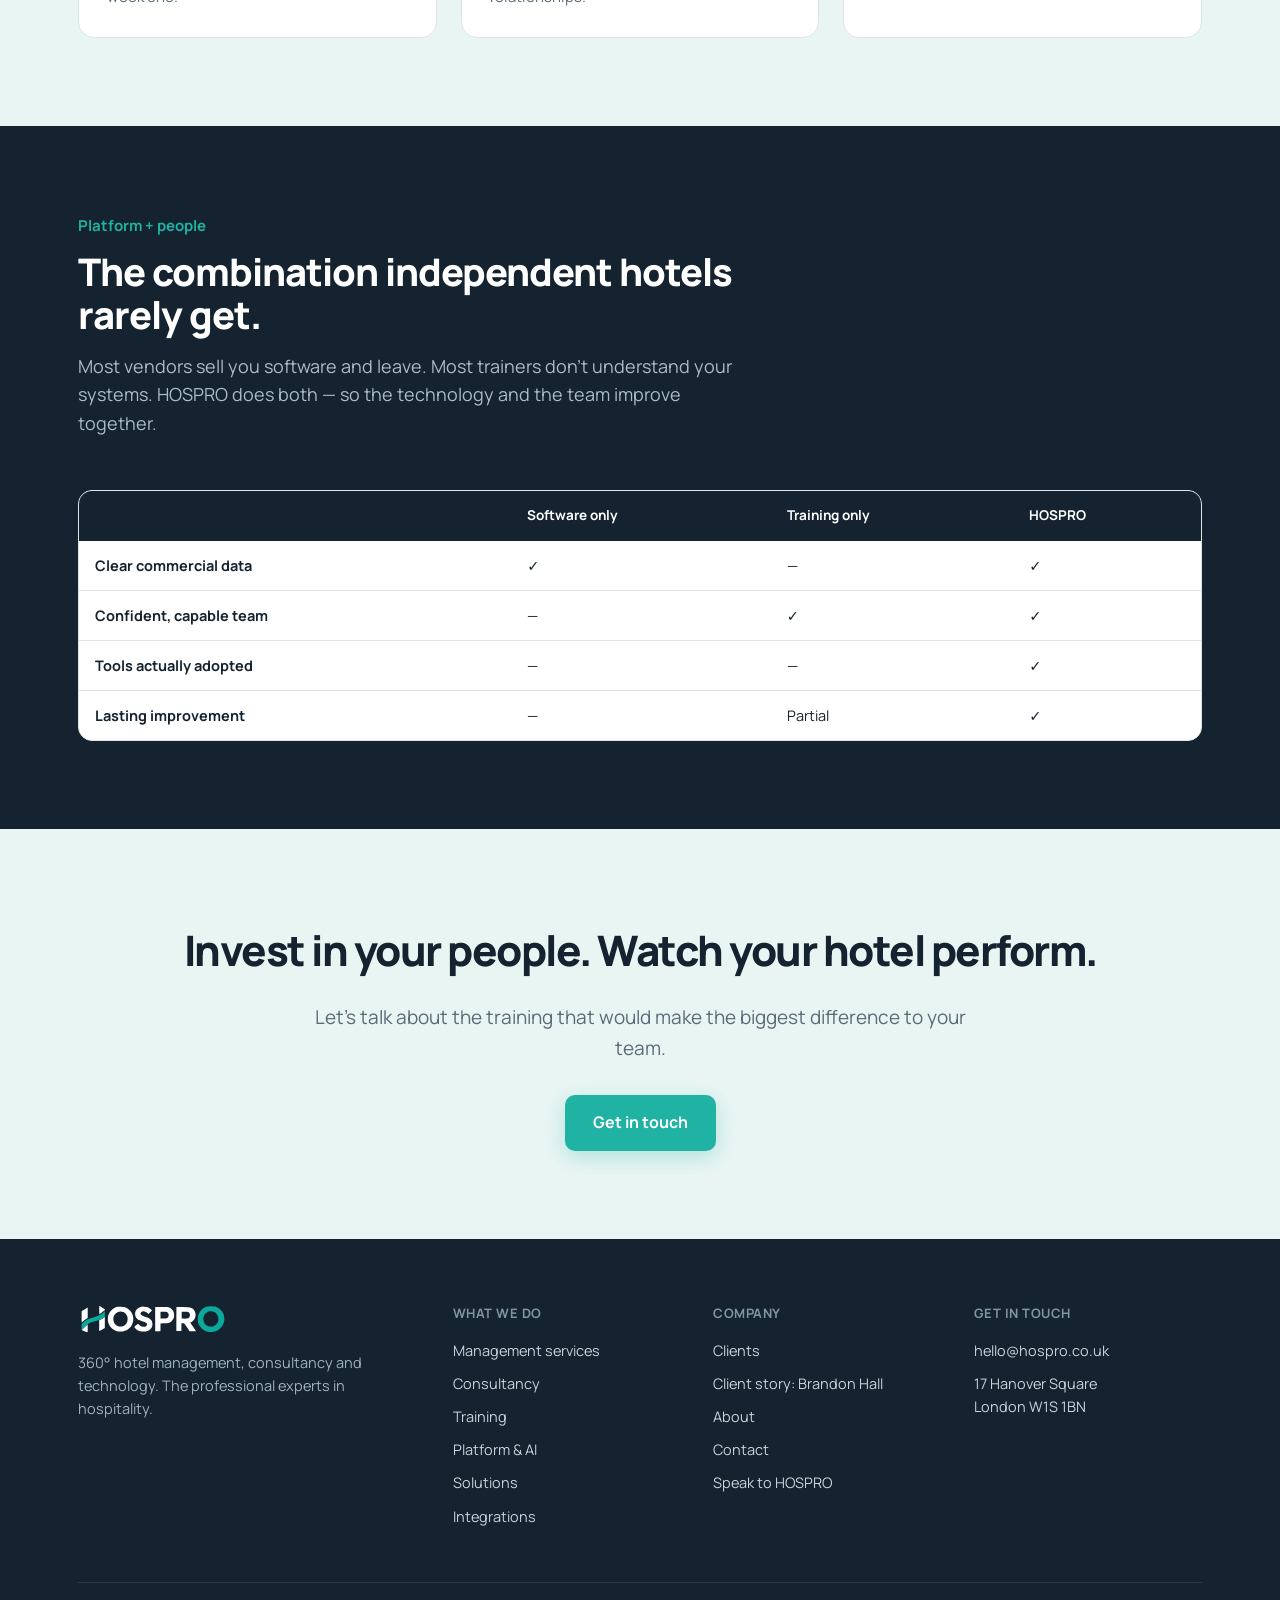
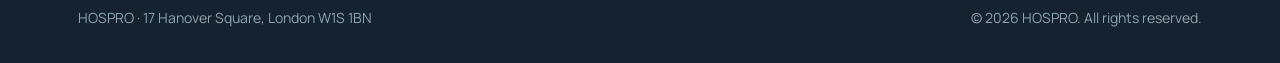
<file: training.html>
<!DOCTYPE html>
<html lang="en-GB">
<head>
<meta charset="UTF-8"><meta name="viewport" content="width=device-width, initial-scale=1.0">
<title>Hospitality Training &amp; Leadership Development — HOSPRO</title>
<meta name="description" content="Leadership and hospitality team training from HOSPRO — developing confident, commercially minded people who deliver exceptional service and run efficient, profitable hotels.">
<meta property="og:title" content="Hospitality Training &amp; Leadership Development — HOSPRO">
<meta property="og:description" content="Leadership and hospitality team training from HOSPRO — developing confident, commercially minded people who deliver exceptional service and run efficient, profitable hotels.">
<meta property="og:site_name" content="HOSPRO">
<link rel="preconnect" href="https://fonts.googleapis.com"><link rel="preconnect" href="https://fonts.gstatic.com" crossorigin>
<link href="https://fonts.googleapis.com/css2?family=Manrope:wght@400;500;600;700;800&display=swap" rel="stylesheet">
<link rel="stylesheet" href="shared.css">
</head>
<body>
<header><div class="wrap"><nav>
  <a href="index.html" class="logo"><img src="logo-full.svg" alt="HOSPRO"></a>
  <button class="menu-toggle" onclick="document.getElementById('navlinks').classList.toggle('open')">☰</button>
  <div class="nav-links" id="navlinks"><a href="services.html">Services</a><a href="consultancy.html">Consultancy</a><a href="training.html" class="on">Training</a><a href="platform.html">Platform &amp; AI</a><a href="solutions.html">Solutions</a><a href="integrations.html">Integrations</a><a href="customers.html">Clients</a><a href="about.html">About</a><a href="contact.html" class="nav-cta">Speak to HOSPRO</a></div>
</nav></div></header>

<section class="page-hero"><div class="wrap">
  <div class="eyebrow">Training &amp; development</div>
  <h1>Great hotels are built by great people.</h1>
  <p>HOSPRO is more than a management company. We develop the leaders and teams behind exceptional hotels — with practical training in hospitality, service and commercial thinking, delivered by people who've done the job.</p>
</div></section>

<section style="padding-top:20px"><div class="wrap">
  <div class="grid-2" style="align-items:center">
    <div>
      <div class="sec-head" style="margin-bottom:24px"><div class="eyebrow">Why training matters</div><h2>Strategy sets the direction. People deliver the experience.</h2></div>
      <p style="font-size:17px;color:var(--slate)">The best systems in the world won't lift a hotel if the team isn't confident, motivated and commercially aware. Our training pairs with the platform — so your people know how to use the insight HOSPRO gives them, and how to turn it into service and sales.</p>
    </div>
    <img src="hotel-lobby.jpg" alt="Team training" style="border-radius:16px;box-shadow:0 20px 50px rgba(20,35,47,.15);height:400px;width:100%;object-fit:cover" loading="lazy">
  </div>
</div></section>

<section class="wash"><div class="wrap">
  <div class="sec-head center"><div class="eyebrow">What we offer</div><h2>Training built around real hotels.</h2></div>
  <div class="grid-3">
    <div class="card"><div class="ic">👔</div><h3>Leadership development</h3><p>Developing heads of department and GMs — commercial awareness, decision-making and leading teams under pressure.</p></div>
    <div class="card"><div class="ic">🤝</div><h3>Service excellence</h3><p>Front-of-house, events and guest-facing teams trained to deliver the moments that earn reviews and repeat business.</p></div>
    <div class="card"><div class="ic">💷</div><h3>Commercial thinking</h3><p>Helping every team member understand margin, direct booking and cost — so good decisions happen everywhere.</p></div>
    <div class="card"><div class="ic">🎓</div><h3>Platform onboarding</h3><p>Getting your team confident and fast on HOSPRO, so the tools are used fully from week one.</p></div>
    <div class="card"><div class="ic">📋</div><h3>Events &amp; sales</h3><p>Practical training in converting enquiries, running events and building corporate relationships.</p></div>
    <div class="card"><div class="ic">🧭</div><h3>Bespoke programmes</h3><p>Tailored development built around your hotel's goals, team and challenges.</p></div>
  </div>
</div></section>

<section class="band"><div class="wrap">
  <div class="sec-head"><div class="eyebrow">Platform + people</div><h2>The combination independent hotels rarely get.</h2><p>Most vendors sell you software and leave. Most trainers don't understand your systems. HOSPRO does both — so the technology and the team improve together.</p></div>
  <div class="tbl-wrap">
    <table class="data">
      <tr><th></th><th>Software only</th><th>Training only</th><th>HOSPRO</th></tr>
      <tr><td>Clear commercial data</td><td class="chk">✓</td><td>—</td><td class="chk">✓</td></tr>
      <tr><td>Confident, capable team</td><td>—</td><td class="chk">✓</td><td class="chk">✓</td></tr>
      <tr><td>Tools actually adopted</td><td>—</td><td>—</td><td class="chk">✓</td></tr>
      <tr><td>Lasting improvement</td><td>—</td><td>Partial</td><td class="chk">✓</td></tr>
    </table>
  </div>
</div></section>

<section class="final"><div class="wrap"><h2>Invest in your people. Watch your hotel perform.</h2><p>Let's talk about the training that would make the biggest difference to your team.</p><a href="contact.html" class="btn-primary">Get in touch</a></div></section>

<footer><div class="wrap">
  <div class="foot-grid">
    <div class="foot-brand"><img src="logo-white.svg" alt="HOSPRO"><p>360° hotel management, consultancy and technology. The professional experts in hospitality.</p></div>
    <div class="foot-col"><h5>What we do</h5><a href="services.html">Management services</a><a href="consultancy.html">Consultancy</a><a href="training.html">Training</a><a href="platform.html">Platform &amp; AI</a><a href="solutions.html">Solutions</a><a href="integrations.html">Integrations</a></div>
    <div class="foot-col"><h5>Company</h5><a href="customers.html">Clients</a><a href="case-study-brandon-hall.html">Client story: Brandon Hall</a><a href="about.html">About</a><a href="contact.html">Contact</a><a href="contact.html">Speak to HOSPRO</a></div>
    <div class="foot-col"><h5>Get in touch</h5><a href="mailto:hello@hospro.co.uk">hello@hospro.co.uk</a><a href="#">17 Hanover Square<br>London W1S 1BN</a></div>
  </div>
  <div class="foot-bottom"><div>HOSPRO · 17 Hanover Square, London W1S 1BN</div><div>© 2026 HOSPRO. All rights reserved.</div></div>
</div></footer>
</body></html>
</file>
<file: shared.css>
:root{
  --navy:#14232f; --navy-2:#1d3240; --teal:#20b2a2; --teal-dk:#159187;
  --paper:#f6f8f8; --wash:#e8f5f3; --ink:#14232f; --slate:#5a6b78; --line:#dde5e6;
}
*{box-sizing:border-box;margin:0;padding:0}
html{scroll-behavior:smooth}
body{font-family:'Manrope',system-ui,sans-serif;color:var(--ink);background:var(--paper);line-height:1.6;-webkit-font-smoothing:antialiased}
.wrap{max-width:1180px;margin:0 auto;padding:0 28px}
a{color:inherit;text-decoration:none}
img{max-width:100%;display:block}

/* nav */
header{position:sticky;top:0;z-index:50;background:rgba(246,248,248,.9);backdrop-filter:blur(12px);border-bottom:1px solid var(--line)}
nav{display:flex;align-items:center;justify-content:space-between;height:74px;gap:20px}
.logo img{height:34px;display:block}
.nav-links{display:flex;gap:26px;align-items:center}
.nav-links a{font-weight:600;font-size:14.5px;color:var(--slate);transition:color .15s;white-space:nowrap}
.nav-links a:hover,.nav-links a.on{color:var(--navy)}
.nav-cta{background:var(--navy);color:#fff!important;padding:10px 18px;border-radius:9px;font-weight:700;font-size:14px;transition:.15s}
.nav-cta:hover{background:var(--teal)}
.menu-toggle{display:none;background:none;border:none;font-size:26px;color:var(--navy);cursor:pointer}

/* buttons */
.btn-primary{display:inline-block;background:var(--teal);color:#fff;padding:15px 28px;border-radius:10px;font-weight:700;font-size:16px;transition:.16s;box-shadow:0 6px 20px rgba(32,178,162,.28)}
.btn-primary:hover{background:var(--teal-dk);transform:translateY(-1px)}
.btn-ghost{display:inline-block;padding:15px 24px;font-weight:700;font-size:16px;color:var(--navy)}
.btn-ghost:hover{color:var(--teal)}

/* sections */
section{padding:88px 0}
.sec-head{max-width:660px;margin-bottom:52px}
.sec-head.center{margin-left:auto;margin-right:auto;text-align:center}
.sec-head .eyebrow{color:var(--teal-dk);font-weight:700;font-size:15px;margin-bottom:12px}
.sec-head h2{font-size:38px;font-weight:800;letter-spacing:-1px;line-height:1.12;color:var(--navy)}
.sec-head p{font-size:18px;color:var(--slate);margin-top:16px}
.page-hero{padding:64px 0 40px}
.page-hero .eyebrow{color:var(--teal-dk);font-weight:700;font-size:15px;margin-bottom:14px}
.page-hero h1{font-size:48px;font-weight:800;letter-spacing:-1.5px;line-height:1.06;color:var(--navy);max-width:15em}
.page-hero p{font-size:19px;color:var(--slate);margin-top:18px;max-width:36em}

/* bands */
.band{background:var(--navy);color:#fff}
.band .sec-head h2{color:#fff}.band .sec-head p{color:#a8bcc4}.band .eyebrow{color:var(--teal)}
.wash{background:var(--wash)}

/* cards grid */
.grid-2{display:grid;grid-template-columns:1fr 1fr;gap:24px}
.grid-3{display:grid;grid-template-columns:repeat(3,1fr);gap:24px}
.grid-4{display:grid;grid-template-columns:repeat(4,1fr);gap:18px}
.grid-2>*,.grid-3>*,.grid-4>*{min-width:0}
.card{background:#fff;border:1px solid var(--line);border-radius:16px;padding:28px;transition:.18s}
.card:hover{border-color:var(--teal);box-shadow:0 14px 40px rgba(20,35,47,.08)}
.card .ic{width:46px;height:46px;border-radius:12px;background:var(--wash);display:grid;place-items:center;font-size:23px;margin-bottom:14px}
.card h3{font-size:20px;font-weight:800;color:var(--navy);margin-bottom:8px}
.card p{color:var(--slate);font-size:15px}
.card ul{list-style:none;margin-top:12px;display:flex;flex-direction:column;gap:7px}
.card li{display:flex;gap:9px;font-size:14px;color:var(--ink)}
.card li::before{content:"✓";color:var(--teal);font-weight:800;flex-shrink:0}

/* stat tiles */
.stats{display:grid;grid-template-columns:repeat(4,1fr);gap:20px}
.stat{text-align:center;padding:8px}
.stat .n{font-size:46px;font-weight:800;color:var(--teal);letter-spacing:-1.5px;line-height:1}
.stat .l{font-size:14.5px;color:var(--slate);margin-top:8px}
.band .stat .l{color:#a8bcc4}

/* chart bars */
.chart{background:#fff;border:1px solid var(--line);border-radius:16px;padding:28px}
.chart h4{font-size:16px;font-weight:800;color:var(--navy);margin-bottom:4px}
.chart .cap{font-size:13px;color:var(--slate);margin-bottom:20px}
.bar-row{display:flex;align-items:center;gap:14px;margin-bottom:14px}
.bar-row .lbl{width:120px;font-size:13.5px;font-weight:600;color:var(--ink);flex-shrink:0}
.bar-track{flex:1;height:26px;background:#eef2f3;border-radius:6px;overflow:hidden;position:relative}
.bar-fill{height:100%;border-radius:6px;display:flex;align-items:center;justify-content:flex-end;padding-right:10px;color:#fff;font-size:12.5px;font-weight:700}
.bar-fill.navy{background:var(--navy)}.bar-fill.teal{background:var(--teal)}.bar-fill.grey{background:#c3ccd0;color:var(--navy)}

/* table */
.tbl-wrap{overflow-x:auto;border:1px solid var(--line);border-radius:14px;background:#fff}
table.data{width:100%;border-collapse:collapse;font-size:14.5px;min-width:560px}
table.data th{background:var(--navy);color:#fff;text-align:left;padding:14px 16px;font-weight:700;font-size:13.5px}
table.data td{padding:13px 16px;border-bottom:1px solid var(--line);color:var(--ink)}
table.data tr:last-child td{border-bottom:none}
table.data td:first-child{font-weight:700;color:var(--navy)}
.chk{color:var(--teal);font-weight:800}

/* logos row (integrations) */
.pms-grid{display:grid;grid-template-columns:repeat(4,1fr);gap:16px}
.pms{background:#fff;border:1px solid var(--line);border-radius:12px;padding:22px 18px;text-align:center;font-weight:700;color:var(--navy);font-size:16px;transition:.15s}
.pms:hover{border-color:var(--teal);box-shadow:0 8px 24px rgba(20,35,47,.08)}
.pms span{display:block;font-size:12px;color:var(--slate);font-weight:500;margin-top:3px}

/* feature rows */
.feat{display:grid;grid-template-columns:1fr 1fr;gap:48px;align-items:center;padding:44px 0;border-bottom:1px solid var(--line)}
.feat:last-child{border-bottom:none}
.feat:nth-child(even) .feat-media{order:-1}
.feat-media img{border-radius:16px;box-shadow:0 20px 50px rgba(20,35,47,.14);width:100%;height:360px;object-fit:cover}
.feat .tag{color:var(--teal-dk);font-weight:700;font-size:14px;margin-bottom:8px}
.feat h3{font-size:28px;font-weight:800;color:var(--navy);letter-spacing:-.6px}
.feat p{font-size:16.5px;color:var(--slate);margin-top:12px}
.feat ul{margin-top:16px;list-style:none;display:flex;flex-direction:column;gap:9px}
.feat li{display:flex;gap:10px;font-size:15px;color:var(--ink)}
.feat li::before{content:"✓";color:var(--teal);font-weight:800}

/* final cta */
.final{text-align:center;background:var(--wash)}
.final h2{font-size:42px;font-weight:800;letter-spacing:-1.5px;color:var(--navy)}
.final p{font-size:19px;color:var(--slate);margin:18px auto 32px;max-width:36em}

/* footer */
footer{background:var(--navy);color:#fff;padding:64px 0 34px}
.foot-grid{display:grid;grid-template-columns:1.5fr 1fr 1fr 1fr;gap:32px;margin-bottom:44px}
.foot-brand img{height:32px;margin-bottom:16px}
.foot-brand p{color:#9fb3bb;font-size:14.5px;max-width:24em}
.foot-col h5{font-size:13px;font-weight:700;color:#7f97a0;margin-bottom:15px;text-transform:uppercase;letter-spacing:.5px}
.foot-col a{display:block;color:#c3d4da;font-size:14.5px;margin-bottom:10px;transition:.15s}
.foot-col a:hover{color:var(--teal)}
.foot-bottom{border-top:1px solid rgba(255,255,255,.1);padding-top:24px;display:flex;justify-content:space-between;flex-wrap:wrap;gap:12px;color:#8ea3ab;font-size:14px}

@media(max-width:1120px){
  .nav-links{align-items:flex-start;display:none;position:absolute;top:74px;left:0;right:0;flex-direction:column;background:#fff;padding:20px 28px;gap:16px;border-bottom:1px solid var(--line);box-shadow:0 10px 30px rgba(0,0,0,.08)}
  .nav-links.open{display:flex}
  .nav-links a{font-size:16px}.nav-cta{margin-top:4px}
  .menu-toggle{display:block}
}
@media(max-width:1240px) and (min-width:1121px){.nav-links{gap:20px}}
@media(max-width:920px){
  .grid-2,.grid-3,.grid-4,.stats,.pms-grid,.feat,.foot-grid{grid-template-columns:1fr}
  .stats,.pms-grid{grid-template-columns:repeat(2,1fr)}
  .feat:nth-child(even) .feat-media{order:0}
  .stat .n{font-size:30px;letter-spacing:-.8px}.stats>*{min-width:0}
  .page-hero h1{font-size:34px}.sec-head h2{font-size:29px}.hero h1{font-size:36px!important}
}

@media(max-width:560px){.wrap{padding:0 18px}section{padding:64px 0}.final h2{font-size:30px}.page-hero h1{font-size:30px}.sec-head h2{font-size:26px}.card{padding:22px}.feat-media img{height:240px}.feat h3{font-size:24px}}
</file>
